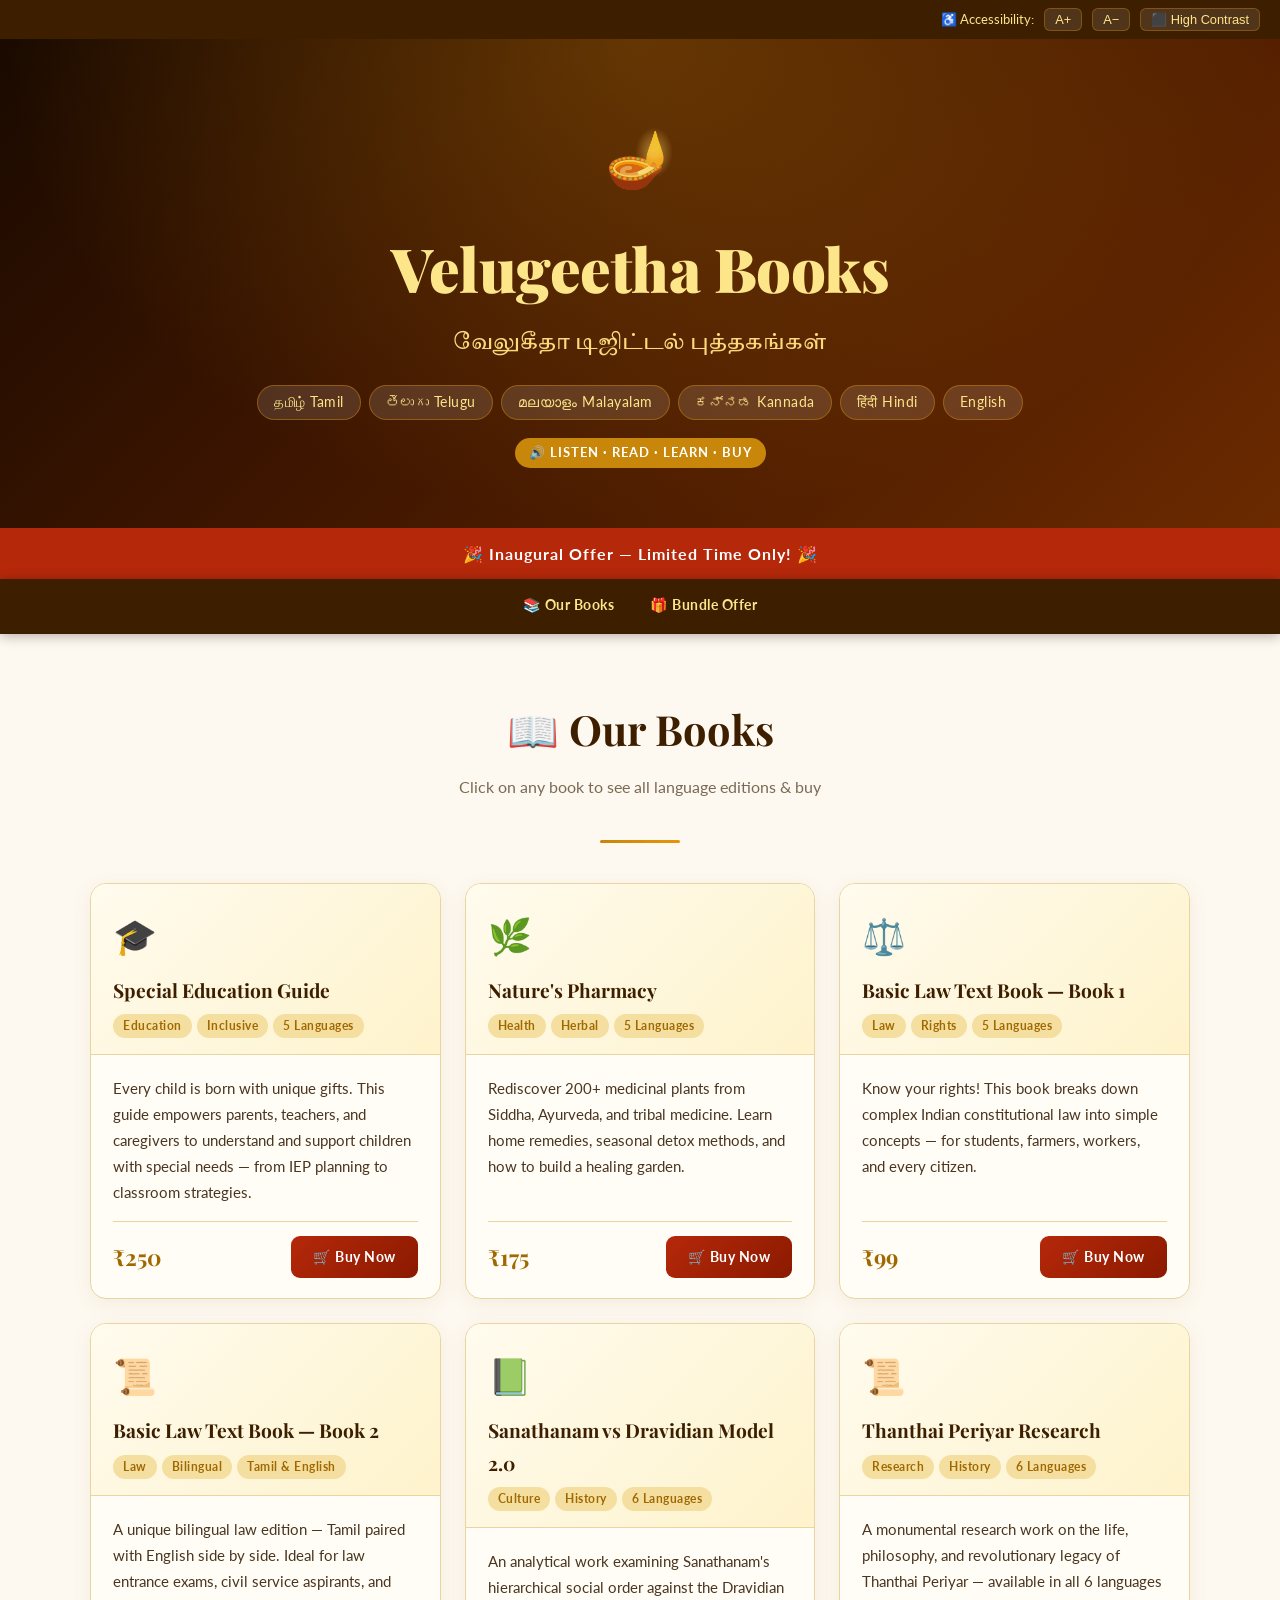
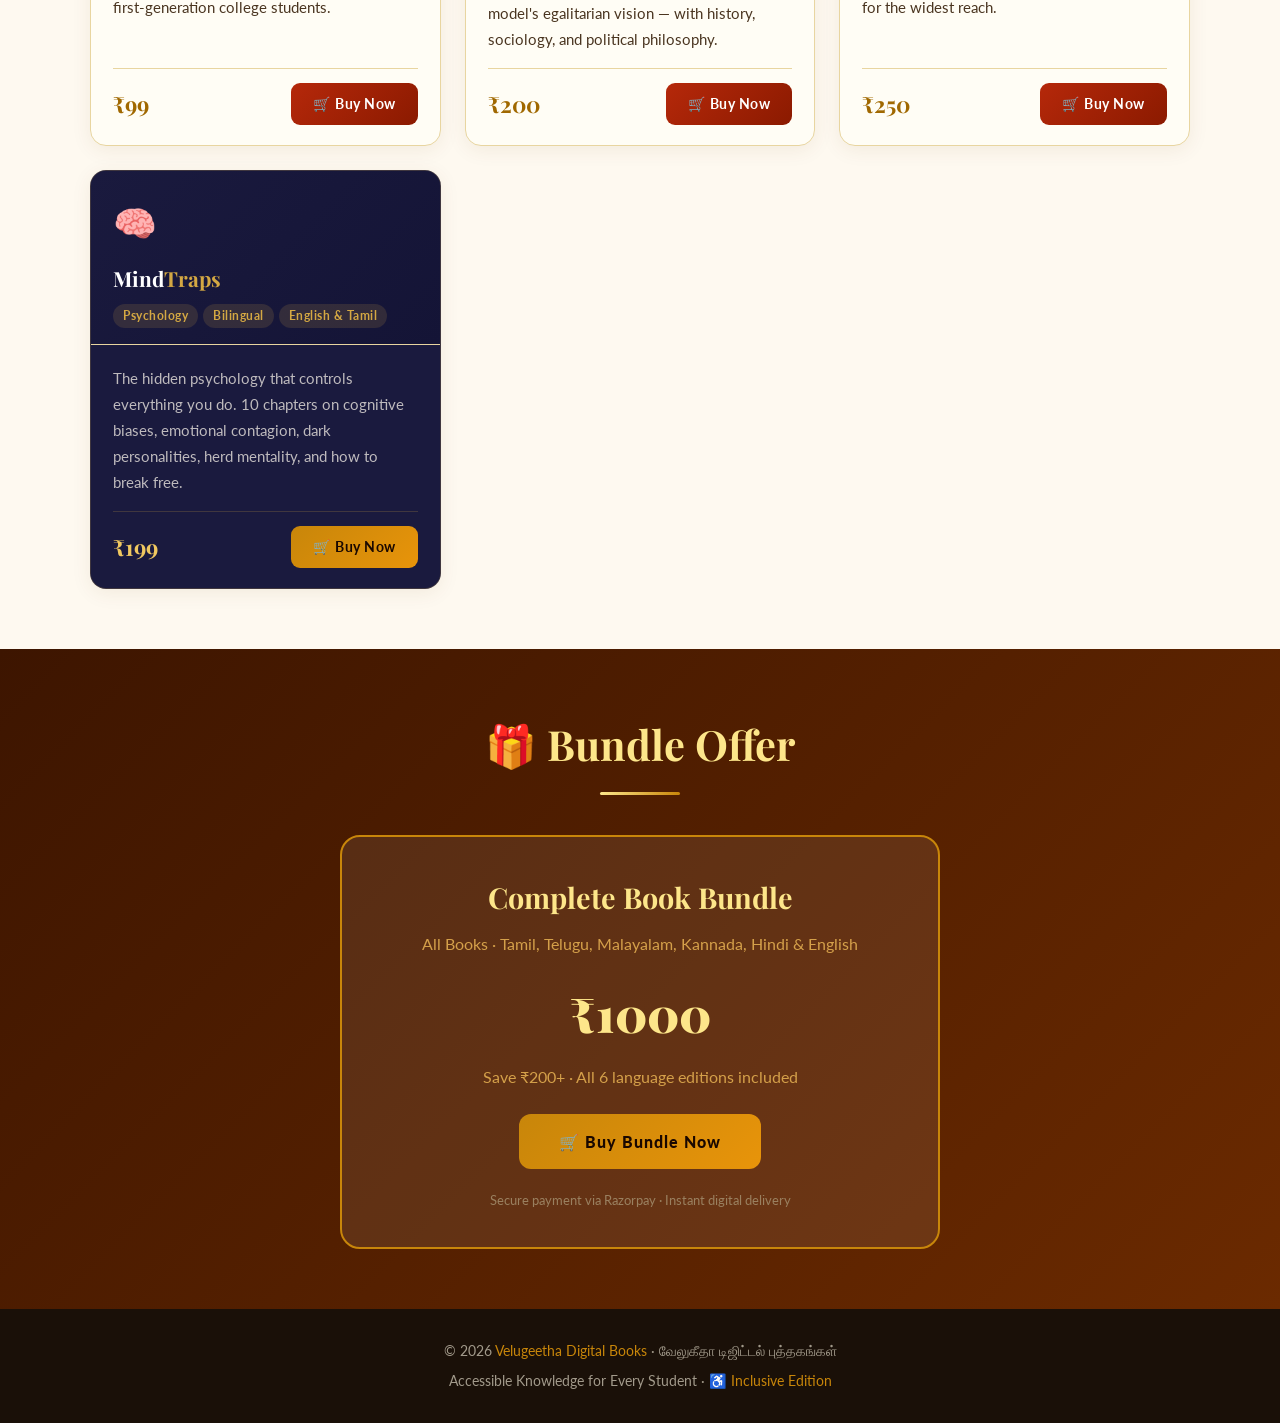
<file: index.html>
<!DOCTYPE html>
<html lang="en">
<head>
<meta charset="UTF-8">
<meta name="viewport" content="width=device-width, initial-scale=1.0">
<title>Velugeetha Digital Books — வேலுகீதா டிஜிட்டல் புத்தகங்கள்</title>
<link href="https://fonts.googleapis.com/css2?family=Playfair+Display:ital,wght@0,400;0,700;0,900;1,400&family=Tiro+Tamil:ital@0;1&family=Noto+Sans+Tamil:wght@400;600&family=Lato:wght@300;400;700&display=swap" rel="stylesheet">
<style>
:root {
  --gold: #c8860a;
  --deep-gold: #a06800;
  --saffron: #e8940a;
  --cream: #fdf6e3;
  --dark: #1a1008;
  --brown: #3d1f00;
  --warm-gray: #7a6a55;
  --accent-red: #b5280a;
  --light-gold: #f5dfa0;
  --bg: #fef9f0;
  --card-bg: #fffdf5;
  --border: #e8d5a0;
}
*{margin:0;padding:0;box-sizing:border-box;}
html{scroll-behavior:smooth;}
body{background:var(--bg);color:var(--dark);font-family:'Lato',sans-serif;line-height:1.7;}

/* ACCESSIBILITY BAR */
.access-bar{background:var(--brown);color:#fde68a;padding:8px 20px;display:flex;justify-content:flex-end;gap:10px;align-items:center;font-size:0.8rem;}
.access-bar button{background:rgba(255,255,255,0.1);border:1px solid rgba(200,134,10,0.4);color:#fde68a;padding:3px 10px;border-radius:6px;cursor:pointer;font-size:0.8rem;}
.access-bar button:hover{background:var(--gold);color:#fff;}

/* HERO */
.hero{background:linear-gradient(135deg,#1a0a00 0%,#3d1500 40%,#6b2a00 100%);color:#fff;padding:70px 20px 60px;text-align:center;position:relative;overflow:hidden;}
.hero::before{content:'';position:absolute;inset:0;background:radial-gradient(ellipse at 50% 0%,rgba(200,134,10,0.3) 0%,transparent 70%);}
.hero-lamp{font-size:3.5rem;margin-bottom:12px;display:block;animation:glow 3s ease-in-out infinite alternate;}
@keyframes glow{from{filter:drop-shadow(0 0 8px #ffaa00);}to{filter:drop-shadow(0 0 24px #ffcc44);}}
.hero h1{font-family:'Playfair Display',serif;font-size:clamp(2.2rem,5vw,3.8rem);font-weight:900;letter-spacing:-0.5px;color:#fde68a;position:relative;}
.hero-sub{font-family:'Tiro Tamil',serif;font-size:1.3rem;color:#fcd97a;margin-top:6px;position:relative;}
.lang-tags{display:flex;flex-wrap:wrap;justify-content:center;gap:8px;margin-top:24px;position:relative;}
.lang-tag{background:rgba(255,255,255,0.12);border:1px solid rgba(200,134,10,0.5);color:#fde68a;padding:5px 16px;border-radius:20px;font-size:0.85rem;letter-spacing:0.5px;}
.badge-hero{display:inline-block;background:#c8860a;color:#fff;padding:4px 14px;border-radius:20px;font-size:0.8rem;font-weight:700;letter-spacing:1px;margin-top:18px;position:relative;}

/* NAV */
nav{background:var(--brown);padding:0 20px;display:flex;justify-content:center;gap:4px;flex-wrap:wrap;position:sticky;top:0;z-index:100;box-shadow:0 2px 12px rgba(0,0,0,0.3);}
nav a{color:#fde68a;text-decoration:none;padding:14px 16px;font-size:0.88rem;font-weight:700;letter-spacing:0.5px;border-bottom:3px solid transparent;transition:border-color 0.2s,color 0.2s;}
nav a:hover{border-bottom-color:var(--gold);color:#fff;}

/* SECTION */
section{padding:60px 20px;}
.section-title{font-family:'Playfair Display',serif;font-size:clamp(1.8rem,4vw,2.6rem);color:var(--brown);text-align:center;margin-bottom:8px;}
.section-sub{text-align:center;color:var(--warm-gray);margin-bottom:40px;font-size:1rem;}
.divider{width:80px;height:3px;background:linear-gradient(90deg,var(--gold),var(--saffron));margin:12px auto 40px;border-radius:2px;}

/* OFFER BANNER */
.offer-banner{background:var(--accent-red);color:#fff;text-align:center;padding:12px;font-size:1rem;font-weight:700;letter-spacing:1px;animation:pulse 2s ease-in-out infinite;}
@keyframes pulse{0%,100%{opacity:1;}50%{opacity:0.85;}}

/* BOOKS GRID */
.books-grid{display:grid;grid-template-columns:repeat(auto-fit,minmax(280px,1fr));gap:24px;max-width:1100px;margin:0 auto;}

/* BOOK CARD */
.book-card{background:var(--card-bg);border:1px solid var(--border);border-radius:16px;overflow:hidden;box-shadow:0 4px 20px rgba(100,60,0,0.08);transition:transform 0.3s,box-shadow 0.3s;display:flex;flex-direction:column;}
.book-card:hover{transform:translateY(-6px);box-shadow:0 12px 36px rgba(100,60,0,0.16);}
.book-header{padding:22px 22px 16px;border-bottom:1px solid var(--border);background:linear-gradient(135deg,#fffbee,#fef3cc);}
.book-icon{font-size:2.2rem;margin-bottom:8px;display:block;}
.book-title{font-family:'Playfair Display',serif;font-size:1.2rem;font-weight:700;color:var(--brown);margin-bottom:6px;}
.book-tags{display:flex;flex-wrap:wrap;gap:5px;margin-top:8px;}
.book-tag{background:var(--light-gold);color:var(--deep-gold);padding:2px 10px;border-radius:12px;font-size:0.73rem;font-weight:700;letter-spacing:0.5px;}

/* dark tag for MindTraps */
.book-card.dark .book-header{background:linear-gradient(135deg,#1a1a3e,#141436);}
.book-card.dark .book-title{color:#f0c860;}
.book-card.dark .book-tag{background:rgba(212,168,67,0.15);color:#d4a843;}
.book-card.dark{background:#1a1a3e;border-color:rgba(212,168,67,0.2);}
.book-card.dark .book-body{background:#1a1a3e;}
.book-card.dark .book-preview-text{color:rgba(245,240,232,0.75);}
.book-card.dark .price-row{border-color:rgba(212,168,67,0.2);}
.book-card.dark .price{color:#f0c860;}

.book-body{padding:20px 22px;flex:1;display:flex;flex-direction:column;}
.book-preview-text{font-size:0.93rem;color:#4a3520;line-height:1.75;margin-bottom:16px;flex:1;}
.price-row{display:flex;align-items:center;justify-content:space-between;margin-top:auto;padding-top:14px;border-top:1px solid var(--border);}
.price{font-family:'Playfair Display',serif;font-size:1.4rem;font-weight:700;color:var(--deep-gold);}

.view-btn{background:linear-gradient(135deg,var(--accent-red),#8b1a00);color:#fff;border:none;padding:9px 22px;border-radius:9px;font-weight:700;font-size:0.88rem;cursor:pointer;text-decoration:none;display:inline-block;transition:opacity 0.2s,transform 0.1s;letter-spacing:0.5px;}
.view-btn:hover{opacity:0.88;transform:scale(1.03);}
.view-btn.gold-btn{background:linear-gradient(135deg,#c8860a,#e8940a);color:#1a0800;}

/* BUNDLE */
#bundle{background:linear-gradient(135deg,#3d1500,#6b2a00);}
#bundle .section-title{color:#fde68a;}
#bundle .divider{background:linear-gradient(90deg,#fde68a,#c8860a);}
.bundle-card{max-width:600px;margin:0 auto;background:rgba(255,255,255,0.08);border:2px solid var(--gold);border-radius:20px;padding:36px;text-align:center;color:#fff;}
.bundle-card h3{font-family:'Playfair Display',serif;font-size:1.8rem;color:#fde68a;margin-bottom:8px;}
.bundle-price{font-family:'Playfair Display',serif;font-size:3rem;color:#fde68a;font-weight:900;margin:16px 0 8px;}
.bundle-sub{color:#d4a04a;margin-bottom:24px;}
.bundle-buy{background:linear-gradient(135deg,#c8860a,#e8940a);color:#1a0800;border:none;padding:14px 40px;border-radius:12px;font-size:1rem;font-weight:900;cursor:pointer;text-decoration:none;display:inline-block;letter-spacing:1px;transition:transform 0.2s,opacity 0.2s;}
.bundle-buy:hover{transform:scale(1.04);opacity:0.92;}

/* FOOTER */
footer{background:var(--dark);color:rgba(253,246,227,0.6);text-align:center;padding:30px 20px;font-size:0.88rem;}
footer span{color:var(--gold);}

@media(max-width:600px){.books-grid{grid-template-columns:1fr;}}
</style>
</head>
<body>

<!-- ACCESSIBILITY BAR -->
<div class="access-bar">
  <span>♿ Accessibility:</span>
  <button onclick="changeFontSize(1)">A+</button>
  <button onclick="changeFontSize(-1)">A−</button>
  <button onclick="toggleContrast()">⬛ High Contrast</button>
</div>

<!-- HERO -->
<header class="hero">
  <span class="hero-lamp">🪔</span>
  <h1>Velugeetha Books</h1>
  <div class="hero-sub">வேலுகீதா டிஜிட்டல் புத்தகங்கள்</div>
  <div class="lang-tags">
    <span class="lang-tag">தமிழ் Tamil</span>
    <span class="lang-tag">తెలుగు Telugu</span>
    <span class="lang-tag">മലയാളം Malayalam</span>
    <span class="lang-tag">ಕನ್ನಡ Kannada</span>
    <span class="lang-tag">हिंदी Hindi</span>
    <span class="lang-tag">English</span>
  </div>
  <div class="badge-hero">🔊 LISTEN · READ · LEARN · BUY</div>
</header>

<div class="offer-banner">🎉 Inaugural Offer — Limited Time Only! 🎉</div>

<!-- NAV -->
<nav>
  <a href="#books">📚 Our Books</a>
  <a href="#bundle">🎁 Bundle Offer</a>
</nav>

<!-- BOOKS SECTION -->
<section id="books">
  <h2 class="section-title">📖 Our Books</h2>
  <p class="section-sub">Click on any book to see all language editions &amp; buy</p>
  <div class="divider"></div>

  <div class="books-grid">

    <!-- BOOK 1: SPECIAL EDUCATION -->
    <div class="book-card">
      <div class="book-header">
        <span class="book-icon">🎓</span>
        <div class="book-title">Special Education Guide</div>
        <div class="book-tags">
          <span class="book-tag">Education</span>
          <span class="book-tag">Inclusive</span>
          <span class="book-tag">5 Languages</span>
        </div>
      </div>
      <div class="book-body">
        <div class="book-preview-text">Every child is born with unique gifts. This guide empowers parents, teachers, and caregivers to understand and support children with special needs — from IEP planning to classroom strategies.</div>
        <div class="price-row">
          <div class="price">₹250</div>
          <a class="view-btn" href="special-education/index.html">🛒 Buy Now</a>
        </div>
      </div>
    </div>

    <!-- BOOK 2: NATURE'S PHARMACY -->
    <div class="book-card">
      <div class="book-header">
        <span class="book-icon">🌿</span>
        <div class="book-title">Nature's Pharmacy</div>
        <div class="book-tags">
          <span class="book-tag">Health</span>
          <span class="book-tag">Herbal</span>
          <span class="book-tag">5 Languages</span>
        </div>
      </div>
      <div class="book-body">
        <div class="book-preview-text">Rediscover 200+ medicinal plants from Siddha, Ayurveda, and tribal medicine. Learn home remedies, seasonal detox methods, and how to build a healing garden.</div>
        <div class="price-row">
          <div class="price">₹175</div>
          <a class="view-btn" href="natures-pharmacy/index.html">🛒 Buy Now</a>
        </div>
      </div>
    </div>

    <!-- BOOK 3: BASIC LAW 1 -->
    <div class="book-card">
      <div class="book-header">
        <span class="book-icon">⚖️</span>
        <div class="book-title">Basic Law Text Book — Book 1</div>
        <div class="book-tags">
          <span class="book-tag">Law</span>
          <span class="book-tag">Rights</span>
          <span class="book-tag">5 Languages</span>
        </div>
      </div>
      <div class="book-body">
        <div class="book-preview-text">Know your rights! This book breaks down complex Indian constitutional law into simple concepts — for students, farmers, workers, and every citizen.</div>
        <div class="price-row">
          <div class="price">₹99</div>
          <a class="view-btn" href="basic-law-book1/index.html">🛒 Buy Now</a>
        </div>
      </div>
    </div>

    <!-- BOOK 4: BASIC LAW 2 -->
    <div class="book-card">
      <div class="book-header">
        <span class="book-icon">📜</span>
        <div class="book-title">Basic Law Text Book — Book 2</div>
        <div class="book-tags">
          <span class="book-tag">Law</span>
          <span class="book-tag">Bilingual</span>
          <span class="book-tag">Tamil & English</span>
        </div>
      </div>
      <div class="book-body">
        <div class="book-preview-text">A unique bilingual law edition — Tamil paired with English side by side. Ideal for law entrance exams, civil service aspirants, and first-generation college students.</div>
        <div class="price-row">
          <div class="price">₹99</div>
          <a class="view-btn" href="basic-law-book2/index.html">🛒 Buy Now</a>
        </div>
      </div>
    </div>

    <!-- BOOK 5: SANATHANAM -->
    <div class="book-card">
      <div class="book-header">
        <span class="book-icon">📗</span>
        <div class="book-title">Sanathanam vs Dravidian Model 2.0</div>
        <div class="book-tags">
          <span class="book-tag">Culture</span>
          <span class="book-tag">History</span>
          <span class="book-tag">6 Languages</span>
        </div>
      </div>
      <div class="book-body">
        <div class="book-preview-text">An analytical work examining Sanathanam's hierarchical social order against the Dravidian model's egalitarian vision — with history, sociology, and political philosophy.</div>
        <div class="price-row">
          <div class="price">₹200</div>
          <a class="view-btn" href="sanathanam/index.html">🛒 Buy Now</a>
        </div>
      </div>
    </div>

    <!-- BOOK 6: PERIYAR -->
    <div class="book-card">
      <div class="book-header">
        <span class="book-icon">📜</span>
        <div class="book-title">Thanthai Periyar Research</div>
        <div class="book-tags">
          <span class="book-tag">Research</span>
          <span class="book-tag">History</span>
          <span class="book-tag">6 Languages</span>
        </div>
      </div>
      <div class="book-body">
        <div class="book-preview-text">A monumental research work on the life, philosophy, and revolutionary legacy of Thanthai Periyar — available in all 6 languages for the widest reach.</div>
        <div class="price-row">
          <div class="price">₹250</div>
          <a class="view-btn" href="periyar-research/index.html">🛒 Buy Now</a>
        </div>
      </div>
    </div>

    <!-- BOOK 7: MINDTRAPS -->
    <div class="book-card dark">
      <div class="book-header">
        <span class="book-icon">🧠</span>
        <div class="book-title" style="font-size:1.3rem;"><span style="color:#fff;">Mind</span><span style="color:#d4a843;">Traps</span></div>
        <div class="book-tags">
          <span class="book-tag">Psychology</span>
          <span class="book-tag">Bilingual</span>
          <span class="book-tag">English & Tamil</span>
        </div>
      </div>
      <div class="book-body">
        <div class="book-preview-text">The hidden psychology that controls everything you do. 10 chapters on cognitive biases, emotional contagion, dark personalities, herd mentality, and how to break free.</div>
        <div class="price-row">
          <div class="price">₹199</div>
          <a class="view-btn gold-btn" href="mind-traps/index.html">🛒 Buy Now</a>
        </div>
      </div>
    </div>

  </div>
</section>

<!-- BUNDLE -->
<section id="bundle">
  <h2 class="section-title">🎁 Bundle Offer</h2>
  <div class="divider"></div>
  <div class="bundle-card">
    <h3>Complete Book Bundle</h3>
    <p style="color:#d4a04a;">All Books · Tamil, Telugu, Malayalam, Kannada, Hindi &amp; English</p>
    <div class="bundle-price">₹1000</div>
    <div class="bundle-sub">Save ₹200+ · All 6 language editions included</div>
    <a class="bundle-buy" href="https://rzp.io/rzp/ogRdyIrA" target="_blank">🛒 Buy Bundle Now</a>
    <p style="margin-top:20px;color:#9a8060;font-size:0.82rem;">Secure payment via Razorpay · Instant digital delivery</p>
  </div>
</section>

<!-- FOOTER -->
<footer>
  <p>© 2026 <span>Velugeetha Digital Books</span> · வேலுகீதா டிஜிட்டல் புத்தகங்கள்</p>
  <p style="margin-top:6px;">Accessible Knowledge for Every Student · <span>♿ Inclusive Edition</span></p>
</footer>

<script>
let fontSize = 16;
function changeFontSize(dir){
  fontSize = Math.min(22, Math.max(12, fontSize + dir*2));
  document.body.style.fontSize = fontSize+'px';
}
let highContrast = false;
function toggleContrast(){
  highContrast = !highContrast;
  if(highContrast){
    document.documentElement.style.setProperty('--bg','#000');
    document.documentElement.style.setProperty('--card-bg','#111');
    document.documentElement.style.setProperty('--dark','#fff');
    document.documentElement.style.setProperty('--border','#666');
    document.body.style.background='#000';
  } else {
    document.documentElement.style.setProperty('--bg','#fef9f0');
    document.documentElement.style.setProperty('--card-bg','#fffdf5');
    document.documentElement.style.setProperty('--dark','#1a1008');
    document.documentElement.style.setProperty('--border','#e8d5a0');
    document.body.style.background='#fef9f0';
  }
}
</script>
</body>
</html>
</file>
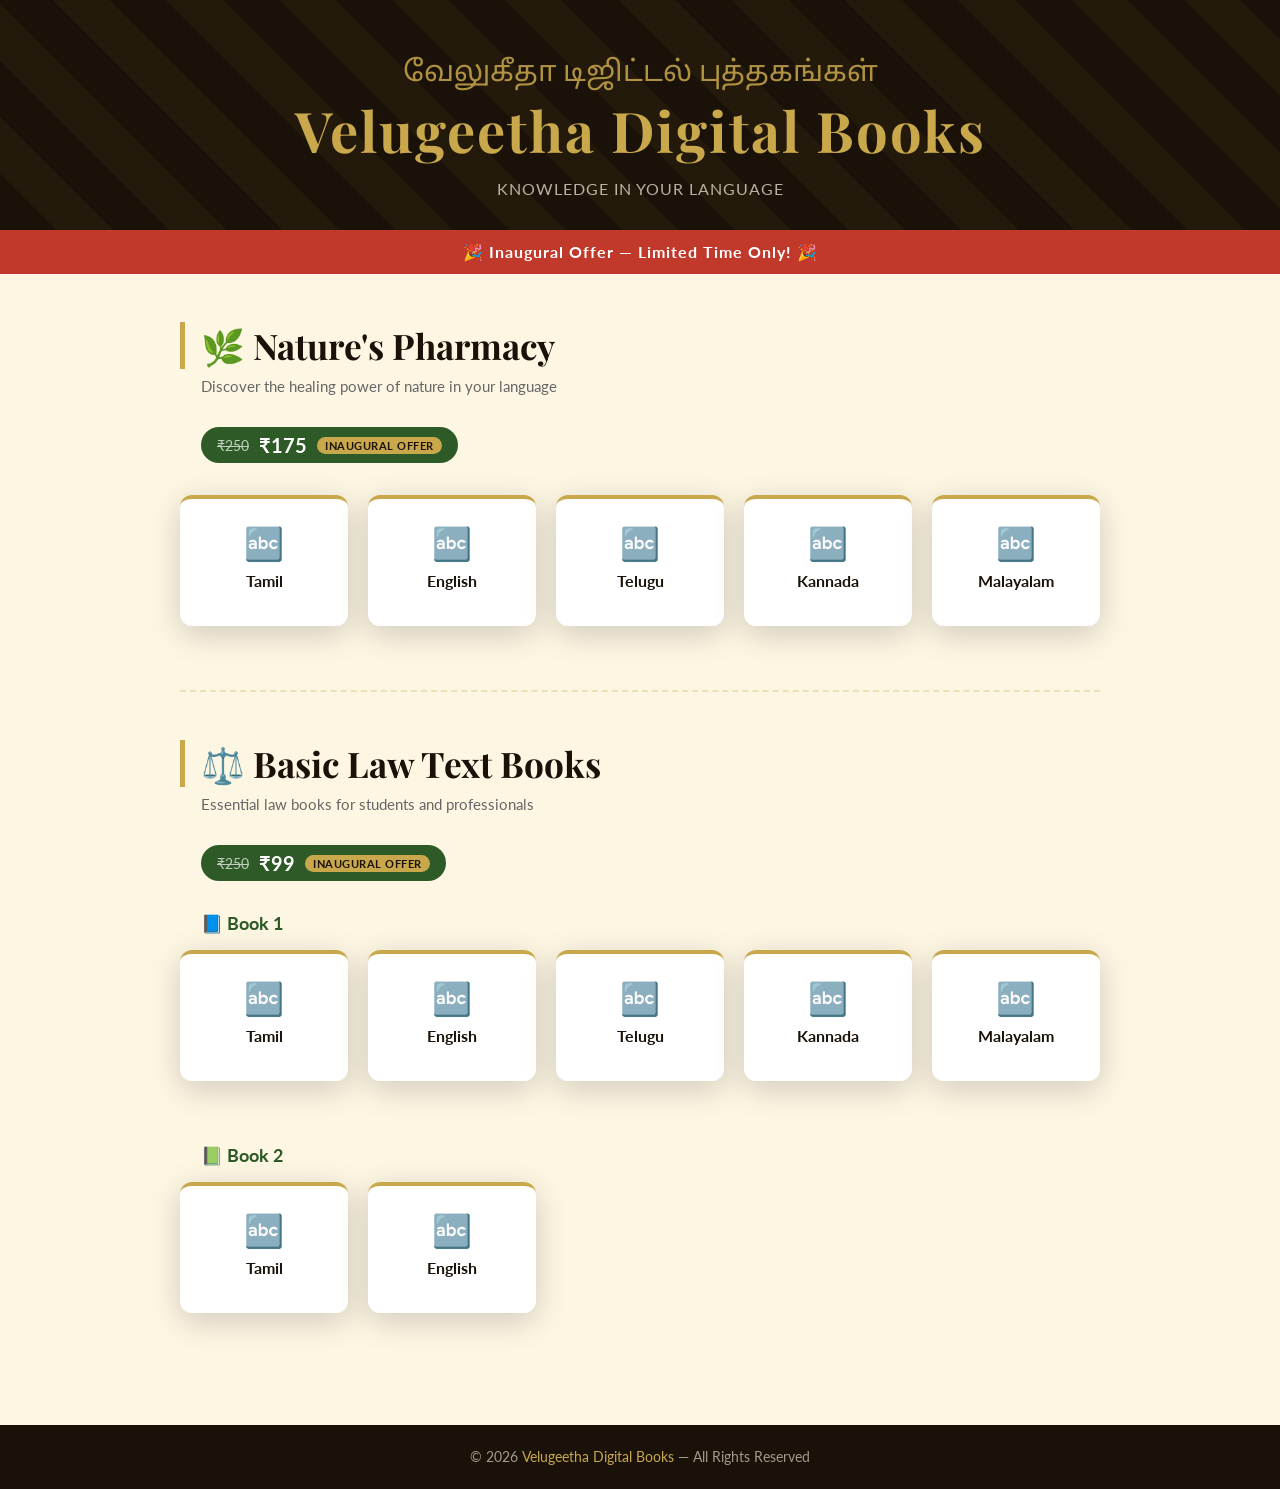
<file: bookstore-section(2).html>
<!DOCTYPE html>
<html lang="en">
<head>
<meta charset="UTF-8">
<meta name="viewport" content="width=device-width, initial-scale=1.0">
<title>வேலுகீதா Digital Books</title>
<link href="https://fonts.googleapis.com/css2?family=Playfair+Display:wght@700;900&family=Noto+Sans+Tamil:wght@400;600&family=Lato:wght@300;400;700&display=swap" rel="stylesheet">
<style>
  :root {
    --gold: #c9a84c;
    --dark: #1a1208;
    --cream: #fdf6e3;
    --green: #2d5a27;
    --light-green: #4a8c3f;
    --red: #c0392b;
    --shadow: 0 8px 32px rgba(0,0,0,0.18);
  }

  * { box-sizing: border-box; margin: 0; padding: 0; }

  body {
    background: var(--cream);
    font-family: 'Lato', sans-serif;
    color: var(--dark);
  }

  header {
    background: var(--dark);
    color: var(--cream);
    text-align: center;
    padding: 48px 24px 32px;
    position: relative;
    overflow: hidden;
  }

  header::before {
    content: '';
    position: absolute;
    inset: 0;
    background: repeating-linear-gradient(
      45deg,
      transparent,
      transparent 40px,
      rgba(201,168,76,0.05) 40px,
      rgba(201,168,76,0.05) 80px
    );
  }

  header h1 {
    font-family: 'Playfair Display', serif;
    font-size: clamp(2rem, 6vw, 3.5rem);
    color: var(--gold);
    letter-spacing: 2px;
    position: relative;
  }

  header .tamil-title {
    font-family: 'Noto Sans Tamil', sans-serif;
    font-size: clamp(1.2rem, 3vw, 1.8rem);
    color: var(--gold);
    opacity: 0.85;
    margin-top: 8px;
    position: relative;
  }

  header p {
    color: rgba(253,246,227,0.7);
    margin-top: 12px;
    font-size: 1rem;
    letter-spacing: 1px;
    text-transform: uppercase;
    position: relative;
  }

  .offer-banner {
    background: var(--red);
    color: white;
    text-align: center;
    padding: 12px;
    font-size: 1rem;
    font-weight: 700;
    letter-spacing: 1px;
    animation: pulse 2s ease-in-out infinite;
  }

  @keyframes pulse {
    0%, 100% { opacity: 1; }
    50% { opacity: 0.85; }
  }

  main {
    max-width: 960px;
    margin: 0 auto;
    padding: 48px 20px;
  }

  .section-title {
    font-family: 'Playfair Display', serif;
    font-size: clamp(1.5rem, 4vw, 2.2rem);
    color: var(--dark);
    border-left: 5px solid var(--gold);
    padding-left: 16px;
    margin-bottom: 8px;
  }

  .section-subtitle {
    color: #666;
    margin-bottom: 32px;
    padding-left: 21px;
    font-size: 0.95rem;
  }

  .price-tag {
    display: inline-flex;
    align-items: center;
    gap: 10px;
    background: var(--green);
    color: white;
    padding: 6px 16px;
    border-radius: 100px;
    margin-bottom: 32px;
    margin-left: 21px;
  }

  .price-tag .mrp {
    text-decoration: line-through;
    opacity: 0.7;
    font-size: 0.9rem;
  }

  .price-tag .offer-price {
    font-size: 1.25rem;
    font-weight: 700;
  }

  .price-tag .badge {
    background: var(--gold);
    color: var(--dark);
    font-size: 0.7rem;
    font-weight: 700;
    padding: 2px 8px;
    border-radius: 100px;
    text-transform: uppercase;
    letter-spacing: 0.5px;
  }

  .books-grid {
    display: grid;
    grid-template-columns: repeat(auto-fill, minmax(160px, 1fr));
    gap: 20px;
    margin-bottom: 64px;
  }

  .book-card {
    background: white;
    border-radius: 12px;
    box-shadow: var(--shadow);
    padding: 24px 16px 20px;
    text-align: center;
    border-top: 4px solid var(--gold);
    transition: transform 0.2s ease, box-shadow 0.2s ease;
  }

  .book-card:hover {
    transform: translateY(-4px);
    box-shadow: 0 16px 40px rgba(0,0,0,0.15);
  }

  .book-card .lang-icon {
    font-size: 2rem;
    margin-bottom: 8px;
  }

  .book-card .lang-name {
    font-size: 1rem;
    font-weight: 700;
    color: var(--dark);
    margin-bottom: 16px;
  }

  .book-card form {
    display: flex;
    justify-content: center;
  }

  .divider {
    border: none;
    border-top: 2px dashed rgba(201,168,76,0.3);
    margin: 16px 0 48px;
  }

  footer {
    background: var(--dark);
    color: rgba(253,246,227,0.6);
    text-align: center;
    padding: 24px;
    font-size: 0.85rem;
  }

  footer span {
    color: var(--gold);
  }
</style>
</head>
<body>

<header>
  <div class="tamil-title">வேலுகீதா டிஜிட்டல் புத்தகங்கள்</div>
  <h1>Velugeetha Digital Books</h1>
  <p>Knowledge in Your Language</p>
</header>

<div class="offer-banner">
  🎉 Inaugural Offer — Limited Time Only! 🎉
</div>

<main>

  <!-- Nature's Pharmacy -->
  <h2 class="section-title">🌿 Nature's Pharmacy</h2>
  <p class="section-subtitle">Discover the healing power of nature in your language</p>
  <div class="price-tag">
    <span class="mrp">₹250</span>
    <span class="offer-price">₹175</span>
    <span class="badge">Inaugural Offer</span>
  </div>

  <div class="books-grid">
    <div class="book-card">
      <div class="lang-icon">🔤</div>
      <div class="lang-name">Tamil</div>
      <form><script src="https://checkout.razorpay.com/v1/payment-button.js" data-payment_button_id="pl_SkKrfrZQROH0rG" async></script></form>
    </div>
    <div class="book-card">
      <div class="lang-icon">🔤</div>
      <div class="lang-name">English</div>
      <form><script src="https://checkout.razorpay.com/v1/payment-button.js" data-payment_button_id="pl_SkKpNlYQJ7j0s3" async></script></form>
    </div>
    <div class="book-card">
      <div class="lang-icon">🔤</div>
      <div class="lang-name">Telugu</div>
      <form><script src="https://checkout.razorpay.com/v1/payment-button.js" data-payment_button_id="pl_SkKm5j6OjqjnsH" async></script></form>
    </div>
    <div class="book-card">
      <div class="lang-icon">🔤</div>
      <div class="lang-name">Kannada</div>
      <form><script src="https://checkout.razorpay.com/v1/payment-button.js" data-payment_button_id="pl_SkKgGD4NcEmADu" async></script></form>
    </div>
    <div class="book-card">
      <div class="lang-icon">🔤</div>
      <div class="lang-name">Malayalam</div>
      <form><script src="https://checkout.razorpay.com/v1/payment-button.js" data-payment_button_id="pl_SkKjzTBXkP6XCh" async></script></form>
    </div>
  </div>

  <hr class="divider">

  <!-- Basic Law Text Books -->
  <h2 class="section-title">⚖️ Basic Law Text Books</h2>
  <p class="section-subtitle">Essential law books for students and professionals</p>
  <div class="price-tag">
    <span class="mrp">₹250</span>
    <span class="offer-price">₹99</span>
    <span class="badge">Inaugural Offer</span>
  </div>

  <!-- Book 1 -->
  <h3 style="margin: 0 0 16px 21px; color: var(--green); font-size:1.1rem;">📘 Book 1</h3>
  <div class="books-grid">
    <div class="book-card">
      <div class="lang-icon">🔤</div>
      <div class="lang-name">Tamil</div>
      <form><script src="https://checkout.razorpay.com/v1/payment-button.js" data-payment_button_id="pl_SkLFAakZociPHA" async></script></form>
    </div>
    <div class="book-card">
      <div class="lang-icon">🔤</div>
      <div class="lang-name">English</div>
      <form><script src="https://checkout.razorpay.com/v1/payment-button.js" data-payment_button_id="pl_SkLDF4MZzaPApk" async></script></form>
    </div>
    <div class="book-card">
      <div class="lang-icon">🔤</div>
      <div class="lang-name">Telugu</div>
      <form><script src="https://checkout.razorpay.com/v1/payment-button.js" data-payment_button_id="pl_SkLA2Yl8mSOkI4" async></script></form>
    </div>
    <div class="book-card">
      <div class="lang-icon">🔤</div>
      <div class="lang-name">Kannada</div>
      <form><script src="https://checkout.razorpay.com/v1/payment-button.js" data-payment_button_id="pl_SkL7MRa5KZHGAq" async></script></form>
    </div>
    <div class="book-card">
      <div class="lang-icon">🔤</div>
      <div class="lang-name">Malayalam</div>
      <form><script src="https://checkout.razorpay.com/v1/payment-button.js" data-payment_button_id="pl_SkL51XSG7CDEbZ" async></script></form>
    </div>
  </div>

  <!-- Book 2 -->
  <h3 style="margin: 0 0 16px 21px; color: var(--green); font-size:1.1rem;">📗 Book 2</h3>
  <div class="books-grid">
    <div class="book-card">
      <div class="lang-icon">🔤</div>
      <div class="lang-name">Tamil</div>
      <form><script src="https://checkout.razorpay.com/v1/payment-button.js" data-payment_button_id="pl_SkKzcIBp1GbTFj" async></script></form>
    </div>
    <div class="book-card">
      <div class="lang-icon">🔤</div>
      <div class="lang-name">English</div>
      <form><script src="https://checkout.razorpay.com/v1/payment-button.js" data-payment_button_id="pl_SkL2GruyCewRyy" async></script></form>
    </div>
  </div>

</main>

<footer>
  © 2026 <span>Velugeetha Digital Books</span> — All Rights Reserved
</footer>

</body>
</html>
</file>
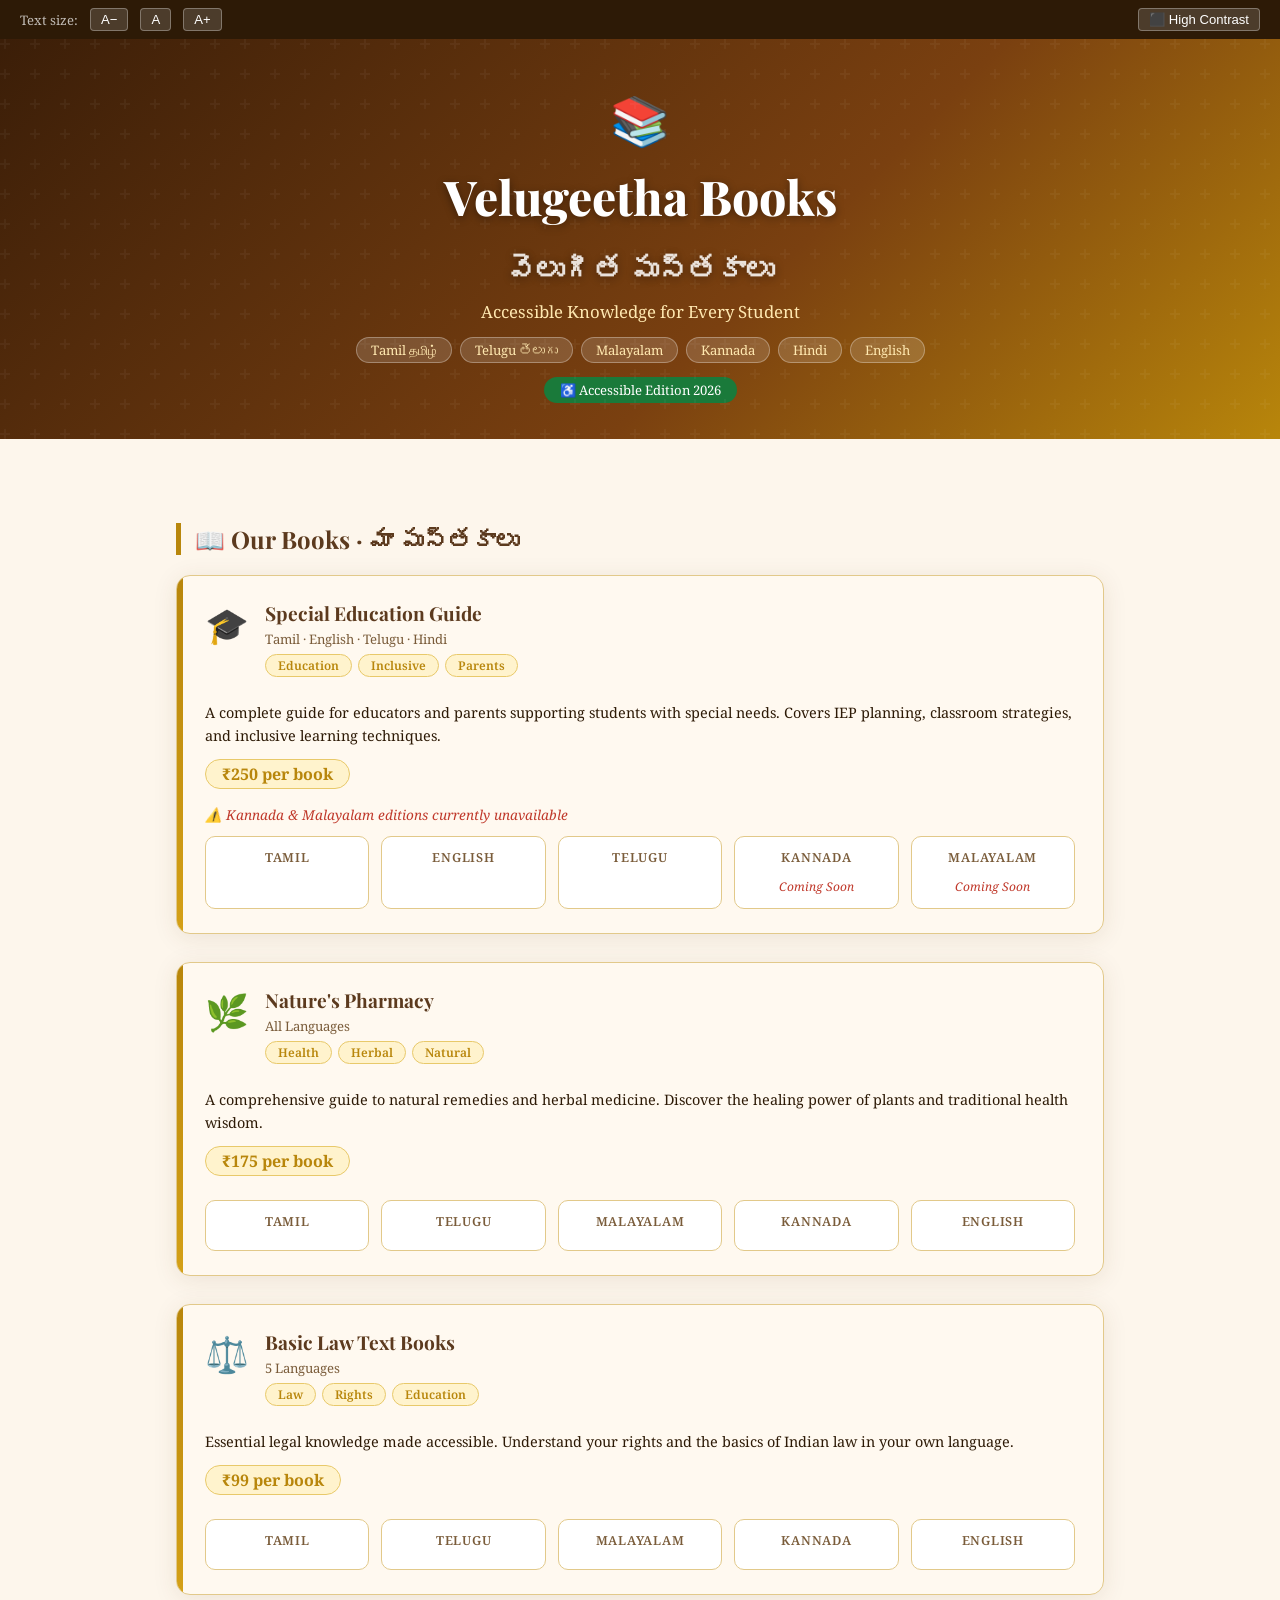
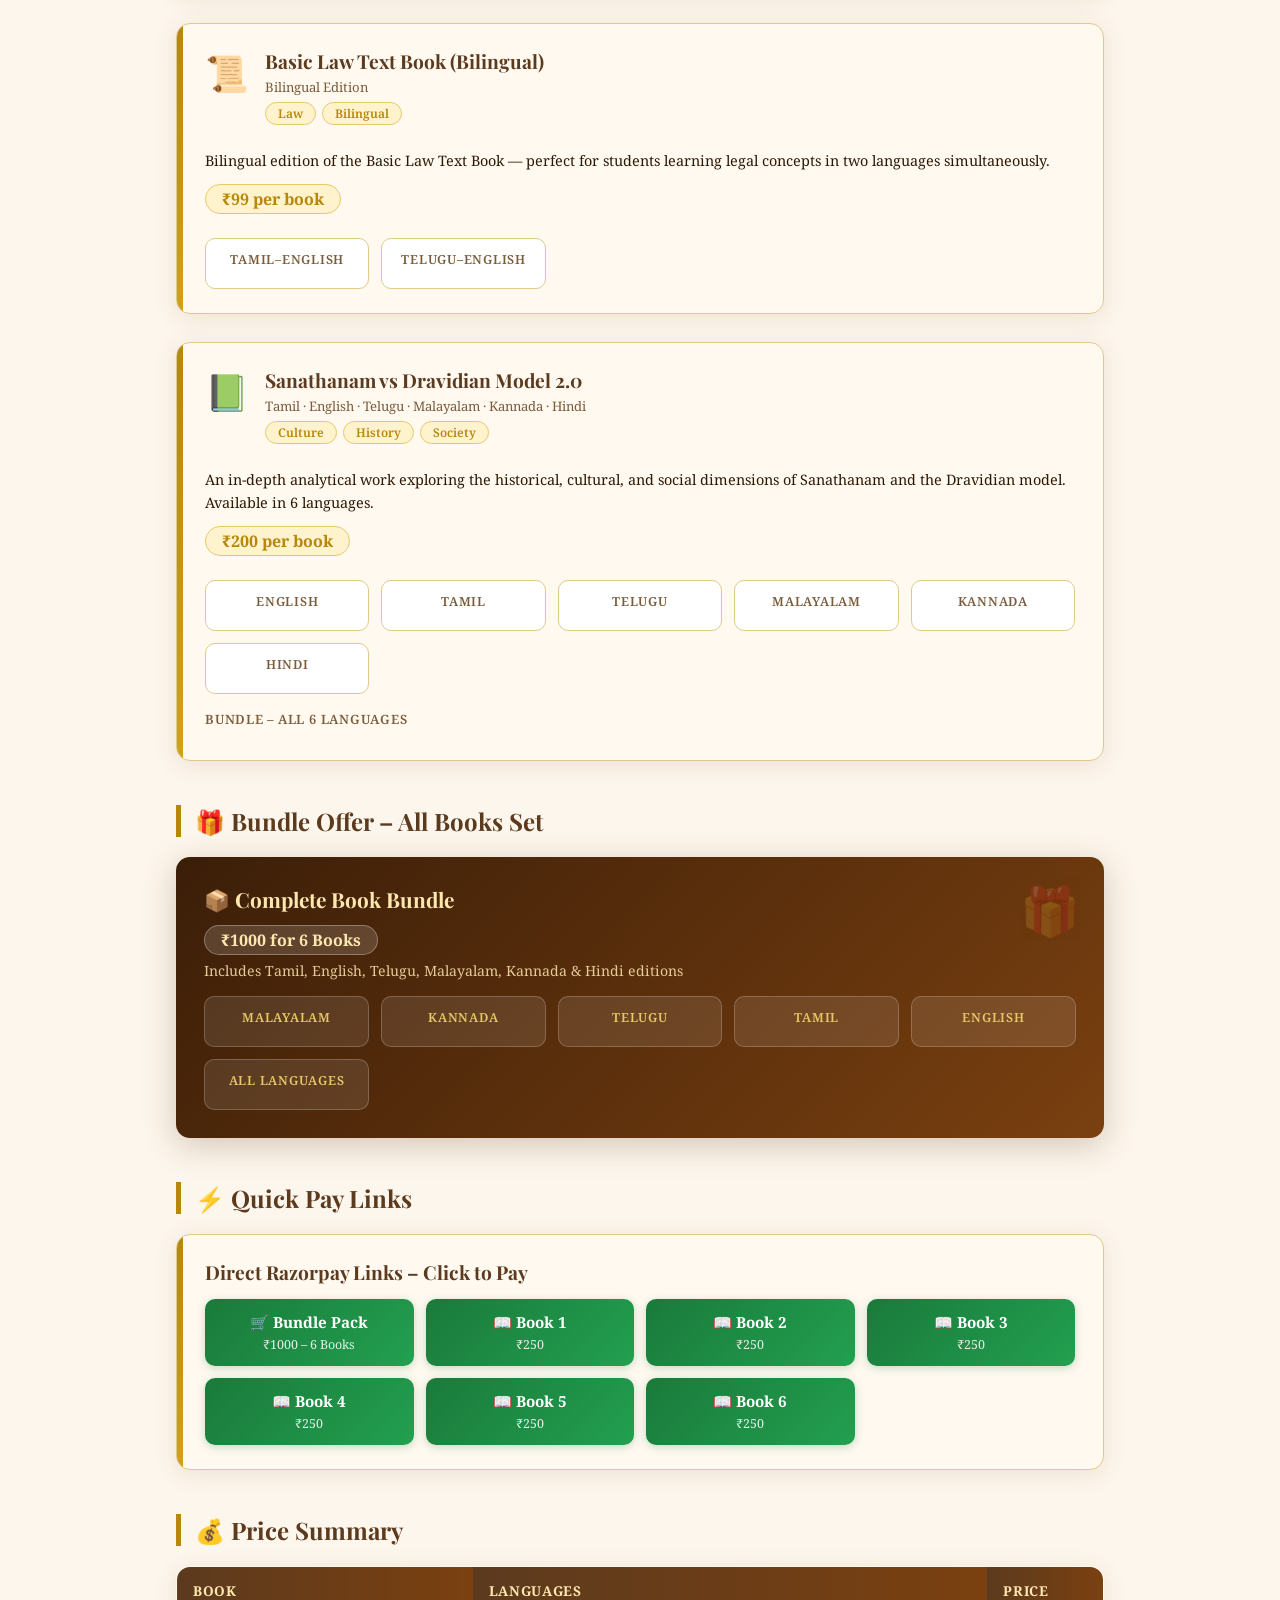
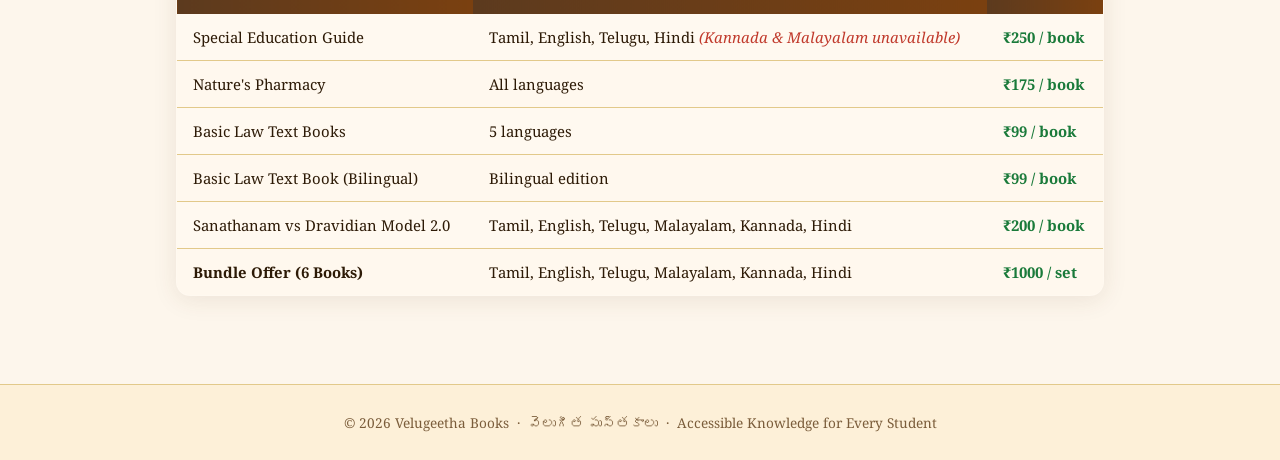
<file: index-5.html>
<!DOCTYPE html>
<html lang="en">
<head>
<meta charset="UTF-8"/>
<meta name="viewport" content="width=device-width, initial-scale=1.0"/>
<title>Velugeetha Books | వెలుగీత పుస్తకాలు</title>
<link href="https://fonts.googleapis.com/css2?family=Playfair+Display:wght@600;800&family=Noto+Serif:ital,wght@0,400;0,600;1,400&display=swap" rel="stylesheet"/>
<style>
  :root {
    --bg: #fdf6ec;
    --card: #fff9f0;
    --gold: #b8860b;
    --gold-light: #e8c96a;
    --brown: #5c3a1e;
    --text: #2d1a06;
    --muted: #7a5c3a;
    --border: #e2c98a;
    --red: #c0392b;
    --green: #1a7a3a;
    --shadow: 0 4px 24px rgba(92,58,30,0.10);
  }
  *, *::before, *::after { box-sizing: border-box; margin: 0; padding: 0; }
  body { background: var(--bg); font-family: 'Noto Serif', serif; color: var(--text); }

  /* ACCESSIBILITY BAR */
  .access-bar {
    background: #2d1a06;
    color: #fff;
    display: flex;
    align-items: center;
    gap: 12px;
    padding: 8px 20px;
    font-size: 0.82rem;
    flex-wrap: wrap;
  }
  .access-bar span { opacity: 0.7; }
  .access-bar button {
    background: rgba(255,255,255,0.15);
    color: #fff;
    border: 1px solid rgba(255,255,255,0.3);
    border-radius: 4px;
    padding: 3px 10px;
    cursor: pointer;
    font-size: 0.82rem;
  }
  .access-bar button:hover { background: rgba(255,255,255,0.3); }
  .access-bar .hc-btn { margin-left: auto; }

  /* HEADER */
  header {
    background: linear-gradient(135deg, #3b1e08 0%, #7a4010 60%, #b8860b 100%);
    color: #fff;
    text-align: center;
    padding: 48px 20px 36px;
    position: relative;
    overflow: hidden;
  }
  header::before {
    content: '';
    position: absolute; inset: 0;
    background: url("data:image/svg+xml,%3Csvg width='60' height='60' viewBox='0 0 60 60' xmlns='http://www.w3.org/2000/svg'%3E%3Cg fill='none'%3E%3Cg fill='%23ffffff' fill-opacity='0.04'%3E%3Cpath d='M36 34v-4h-2v4h-4v2h4v4h2v-4h4v-2h-4zm0-30V0h-2v4h-4v2h4v4h2V6h4V4h-4zM6 34v-4H4v4H0v2h4v4h2v-4h4v-2H6zM6 4V0H4v4H0v2h4v4h2V6h4V4H6z'/%3E%3C/g%3E%3C/g%3E%3C/svg%3E");
  }
  header .emoji { font-size: 3rem; display: block; margin-bottom: 12px; }
  header h1 {
    font-family: 'Playfair Display', serif;
    font-size: clamp(1.8rem, 5vw, 3rem);
    font-weight: 800;
    text-shadow: 0 2px 8px rgba(0,0,0,0.4);
    margin-bottom: 8px;
  }
  header p { font-size: 1.05rem; color: #ffe8b0; margin-bottom: 14px; }
  .lang-badges { display: flex; justify-content: center; gap: 8px; flex-wrap: wrap; }
  .lang-badge {
    background: rgba(255,255,255,0.15);
    border: 1px solid rgba(255,255,255,0.3);
    color: #ffe8b0;
    border-radius: 20px;
    padding: 3px 14px;
    font-size: 0.82rem;
  }
  .access-badge {
    display: inline-block;
    margin-top: 14px;
    background: #1a7a3a;
    color: #fff;
    border-radius: 20px;
    padding: 4px 16px;
    font-size: 0.82rem;
  }

  /* MAIN */
  main { max-width: 960px; margin: 0 auto; padding: 40px 16px 60px; }

  /* SECTION TITLE */
  .section-title {
    font-family: 'Playfair Display', serif;
    font-size: 1.5rem;
    font-weight: 700;
    color: var(--brown);
    border-left: 5px solid var(--gold);
    padding-left: 14px;
    margin: 44px 0 20px;
  }

  /* BOOK CARD */
  .book-card {
    background: var(--card);
    border: 1.5px solid var(--border);
    border-radius: 14px;
    box-shadow: var(--shadow);
    padding: 24px 28px;
    margin-bottom: 28px;
    position: relative;
    overflow: hidden;
  }
  .book-card::after {
    content: '';
    position: absolute;
    top: 0; left: 0;
    width: 6px; height: 100%;
    background: linear-gradient(180deg, var(--gold), #d4a017);
    border-radius: 14px 0 0 14px;
  }
  .book-top { display: flex; align-items: flex-start; gap: 16px; flex-wrap: wrap; margin-bottom: 10px; }
  .book-icon { font-size: 2.2rem; flex-shrink: 0; }
  .book-info { flex: 1; min-width: 200px; }
  .book-title {
    font-family: 'Playfair Display', serif;
    font-size: 1.2rem;
    font-weight: 700;
    color: var(--brown);
    margin-bottom: 4px;
  }
  .book-langs { font-size: 0.82rem; color: var(--muted); margin-bottom: 6px; }
  .book-desc { font-size: 0.9rem; color: var(--text); margin-bottom: 12px; line-height: 1.6; }
  .book-tags { display: flex; gap: 6px; flex-wrap: wrap; margin-bottom: 14px; }
  .tag {
    background: #fff3cd;
    color: var(--gold);
    border: 1px solid var(--gold-light);
    border-radius: 20px;
    padding: 2px 12px;
    font-size: 0.75rem;
    font-weight: 600;
  }
  .book-price {
    display: inline-block;
    background: #fff3cd;
    color: var(--gold);
    font-weight: 700;
    font-size: 1rem;
    border-radius: 20px;
    padding: 3px 16px;
    border: 1.5px solid var(--gold-light);
    margin-bottom: 16px;
  }
  .book-note {
    font-size: 0.85rem;
    color: var(--red);
    margin-bottom: 12px;
    font-style: italic;
  }

  /* LANGUAGE PAYMENT GRID */
  .lang-grid {
    display: grid;
    grid-template-columns: repeat(auto-fill, minmax(140px, 1fr));
    gap: 12px;
    margin-top: 8px;
  }
  .lang-item {
    background: #fff;
    border: 1px solid var(--border);
    border-radius: 10px;
    padding: 12px 10px;
    text-align: center;
    transition: box-shadow 0.2s;
  }
  .lang-item:hover { box-shadow: 0 2px 12px rgba(184,134,11,0.18); }
  .lang-label {
    font-size: 0.78rem;
    font-weight: 600;
    color: var(--muted);
    text-transform: uppercase;
    letter-spacing: 0.06em;
    margin-bottom: 8px;
    display: block;
  }
  .lang-na {
    font-size: 0.75rem;
    color: var(--red);
    font-style: italic;
  }

  /* BUNDLE CARD */
  .bundle-card {
    background: linear-gradient(135deg, #3b1e08 0%, #7a4010 100%);
    color: #fff;
    border-radius: 14px;
    padding: 28px 28px;
    margin-bottom: 28px;
    box-shadow: 0 8px 32px rgba(92,58,30,0.25);
    position: relative;
    overflow: hidden;
  }
  .bundle-card::before {
    content: '🎁';
    position: absolute;
    right: 24px; top: 20px;
    font-size: 3rem;
    opacity: 0.2;
  }
  .bundle-card .book-title { color: #ffe8b0; font-size: 1.3rem; margin-bottom: 4px; }
  .bundle-card .book-price { background: rgba(255,255,255,0.15); color: #ffe8b0; border-color: rgba(255,255,255,0.3); }
  .bundle-card .sub { color: #ffe8b0; font-size: 0.88rem; margin-bottom: 16px; opacity: 0.85; }
  .bundle-card .lang-item { background: rgba(255,255,255,0.10); border-color: rgba(255,255,255,0.2); }
  .bundle-card .lang-label { color: #e8c96a; }

  /* QUICK PAY LINKS */
  .link-grid {
    display: grid;
    grid-template-columns: repeat(auto-fill, minmax(180px, 1fr));
    gap: 12px;
    margin-top: 4px;
  }
  .pay-link {
    display: flex; flex-direction: column;
    align-items: center; justify-content: center;
    gap: 4px;
    background: linear-gradient(135deg, #1a7a3a, #22a050);
    color: #fff;
    text-decoration: none;
    font-weight: 700;
    font-size: 0.95rem;
    padding: 13px 18px;
    border-radius: 10px;
    transition: transform 0.15s, box-shadow 0.15s;
    box-shadow: 0 2px 8px rgba(26,122,58,0.25);
    text-align: center;
  }
  .pay-link:hover { transform: translateY(-2px); box-shadow: 0 6px 18px rgba(26,122,58,0.35); }
  .pay-link .amt { font-size: 0.78rem; font-weight: 400; opacity: 0.88; }

  /* PRICING TABLE */
  .price-table {
    width: 100%;
    border-collapse: collapse;
    background: var(--card);
    border-radius: 14px;
    overflow: hidden;
    box-shadow: var(--shadow);
    border: 1.5px solid var(--border);
    margin-bottom: 28px;
  }
  .price-table th {
    background: linear-gradient(90deg, var(--brown), #7a4010);
    color: #ffe8b0;
    padding: 14px 16px;
    text-align: left;
    font-size: 0.85rem;
    letter-spacing: 0.05em;
    text-transform: uppercase;
  }
  .price-table td { padding: 13px 16px; border-bottom: 1px solid var(--border); font-size: 0.93rem; }
  .price-table tr:last-child td { border-bottom: none; }
  .price-table tr:nth-child(even) td { background: #fff8ee; }
  .price-tag { font-weight: 700; color: var(--green); white-space: nowrap; }

  /* FOOTER */
  footer {
    text-align: center;
    padding: 28px 16px;
    color: var(--muted);
    font-size: 0.85rem;
    border-top: 1px solid var(--border);
    background: #fdf0d8;
  }

  /* HIGH CONTRAST MODE */
  body.hc {
    background: #000 !important;
    color: #fff !important;
  }
  body.hc .book-card, body.hc .bundle-card, body.hc .lang-item, body.hc .price-table { background: #111 !important; border-color: #fff !important; }
  body.hc .book-title, body.hc .section-title { color: #ffe8b0 !important; }

  @media (max-width: 600px) {
    .book-card { padding: 18px 16px; }
    .lang-grid { grid-template-columns: repeat(2, 1fr); }
    .link-grid { grid-template-columns: repeat(2, 1fr); }
  }
</style>
</head>
<body id="body">

<!-- ACCESSIBILITY BAR -->
<div class="access-bar">
  <span>Text size:</span>
  <button onclick="changeSize(-1)">A−</button>
  <button onclick="changeSize(0)">A</button>
  <button onclick="changeSize(1)">A+</button>
  <button class="hc-btn" onclick="toggleHC()">⬛ High Contrast</button>
</div>

<!-- HEADER -->
<header>
  <span class="emoji">📚</span>
  <h1>Velugeetha Books<br><small style="font-size:0.6em;opacity:0.85">వెలుగీత పుస్తకాలు</small></h1>
  <p>Accessible Knowledge for Every Student</p>
  <div class="lang-badges">
    <span class="lang-badge">Tamil தமிழ்</span>
    <span class="lang-badge">Telugu తెలుగు</span>
    <span class="lang-badge">Malayalam</span>
    <span class="lang-badge">Kannada</span>
    <span class="lang-badge">Hindi</span>
    <span class="lang-badge">English</span>
  </div>
  <div class="access-badge">♿ Accessible Edition 2026</div>
</header>

<main id="main">

  <!-- ===== OUR BOOKS ===== -->
  <div class="section-title">📖 Our Books · మా పుస్తకాలు</div>

  <!-- Book 1: Special Education Guide -->
  <div class="book-card">
    <div class="book-top">
      <div class="book-icon">🎓</div>
      <div class="book-info">
        <div class="book-title">Special Education Guide</div>
        <div class="book-langs">Tamil · English · Telugu · Hindi</div>
        <div class="book-tags">
          <span class="tag">Education</span>
          <span class="tag">Inclusive</span>
          <span class="tag">Parents</span>
        </div>
      </div>
    </div>
    <div class="book-desc">
      A complete guide for educators and parents supporting students with special needs.
      Covers IEP planning, classroom strategies, and inclusive learning techniques.
    </div>
    <div class="book-price">₹250 per book</div>
    <div class="book-note">⚠️ Kannada &amp; Malayalam editions currently unavailable</div>
    <div class="lang-grid">
      <div class="lang-item">
        <span class="lang-label">Tamil</span>
        <form><script src="https://checkout.razorpay.com/v1/payment-button.js" data-payment_button_id="pl_Sj2EadvO03p45x" async></script></form>
      </div>
      <div class="lang-item">
        <span class="lang-label">English</span>
        <form><script src="https://checkout.razorpay.com/v1/payment-button.js" data-payment_button_id="pl_Sj1KfPQd9D7mWZ" async></script></form>
      </div>
      <div class="lang-item">
        <span class="lang-label">Telugu</span>
        <form><script src="https://checkout.razorpay.com/v1/payment-button.js" data-payment_button_id="pl_Sj2QOexSWtHm5k" async></script></form>
      </div>
      <div class="lang-item">
        <span class="lang-label">Kannada</span>
        <span class="lang-na">Coming Soon</span>
      </div>
      <div class="lang-item">
        <span class="lang-label">Malayalam</span>
        <span class="lang-na">Coming Soon</span>
      </div>
    </div>
  </div>

  <!-- Book 2: Nature's Pharmacy -->
  <div class="book-card">
    <div class="book-top">
      <div class="book-icon">🌿</div>
      <div class="book-info">
        <div class="book-title">Nature's Pharmacy</div>
        <div class="book-langs">All Languages</div>
        <div class="book-tags">
          <span class="tag">Health</span>
          <span class="tag">Herbal</span>
          <span class="tag">Natural</span>
        </div>
      </div>
    </div>
    <div class="book-desc">
      A comprehensive guide to natural remedies and herbal medicine. Discover the healing power of plants and traditional health wisdom.
    </div>
    <div class="book-price">₹175 per book</div>
    <div class="lang-grid">
      <div class="lang-item">
        <span class="lang-label">Tamil</span>
        <form><script src="https://checkout.razorpay.com/v1/payment-button.js" data-payment_button_id="pl_Sj2EadvO03p45x" async></script></form>
      </div>
      <div class="lang-item">
        <span class="lang-label">Telugu</span>
        <form><script src="https://checkout.razorpay.com/v1/payment-button.js" data-payment_button_id="pl_Sj2QOexSWtHm5k" async></script></form>
      </div>
      <div class="lang-item">
        <span class="lang-label">Malayalam</span>
        <form><script src="https://checkout.razorpay.com/v1/payment-button.js" data-payment_button_id="pl_Sj2WuHmwNRZ0C7" async></script></form>
      </div>
      <div class="lang-item">
        <span class="lang-label">Kannada</span>
        <form><script src="https://checkout.razorpay.com/v1/payment-button.js" data-payment_button_id="pl_Sj2TwXcvGNVYcu" async></script></form>
      </div>
      <div class="lang-item">
        <span class="lang-label">English</span>
        <form><script src="https://checkout.razorpay.com/v1/payment-button.js" data-payment_button_id="pl_Sj1KfPQd9D7mWZ" async></script></form>
      </div>
    </div>
  </div>

  <!-- Book 3: Basic Law Text Books -->
  <div class="book-card">
    <div class="book-top">
      <div class="book-icon">⚖️</div>
      <div class="book-info">
        <div class="book-title">Basic Law Text Books</div>
        <div class="book-langs">5 Languages</div>
        <div class="book-tags">
          <span class="tag">Law</span>
          <span class="tag">Rights</span>
          <span class="tag">Education</span>
        </div>
      </div>
    </div>
    <div class="book-desc">
      Essential legal knowledge made accessible. Understand your rights and the basics of Indian law in your own language.
    </div>
    <div class="book-price">₹99 per book</div>
    <div class="lang-grid">
      <div class="lang-item">
        <span class="lang-label">Tamil</span>
        <form><script src="https://checkout.razorpay.com/v1/payment-button.js" data-payment_button_id="pl_Sj2EadvO03p45x" async></script></form>
      </div>
      <div class="lang-item">
        <span class="lang-label">Telugu</span>
        <form><script src="https://checkout.razorpay.com/v1/payment-button.js" data-payment_button_id="pl_Sj2QOexSWtHm5k" async></script></form>
      </div>
      <div class="lang-item">
        <span class="lang-label">Malayalam</span>
        <form><script src="https://checkout.razorpay.com/v1/payment-button.js" data-payment_button_id="pl_Sj2WuHmwNRZ0C7" async></script></form>
      </div>
      <div class="lang-item">
        <span class="lang-label">Kannada</span>
        <form><script src="https://checkout.razorpay.com/v1/payment-button.js" data-payment_button_id="pl_Sj2TwXcvGNVYcu" async></script></form>
      </div>
      <div class="lang-item">
        <span class="lang-label">English</span>
        <form><script src="https://checkout.razorpay.com/v1/payment-button.js" data-payment_button_id="pl_Sj1KfPQd9D7mWZ" async></script></form>
      </div>
    </div>
  </div>

  <!-- Book 4: Basic Law Bilingual -->
  <div class="book-card">
    <div class="book-top">
      <div class="book-icon">📜</div>
      <div class="book-info">
        <div class="book-title">Basic Law Text Book (Bilingual)</div>
        <div class="book-langs">Bilingual Edition</div>
        <div class="book-tags">
          <span class="tag">Law</span>
          <span class="tag">Bilingual</span>
        </div>
      </div>
    </div>
    <div class="book-desc">
      Bilingual edition of the Basic Law Text Book — perfect for students learning legal concepts in two languages simultaneously.
    </div>
    <div class="book-price">₹99 per book</div>
    <div class="lang-grid">
      <div class="lang-item">
        <span class="lang-label">Tamil–English</span>
        <form><script src="https://checkout.razorpay.com/v1/payment-button.js" data-payment_button_id="pl_Sj2EadvO03p45x" async></script></form>
      </div>
      <div class="lang-item">
        <span class="lang-label">Telugu–English</span>
        <form><script src="https://checkout.razorpay.com/v1/payment-button.js" data-payment_button_id="pl_Sj2QOexSWtHm5k" async></script></form>
      </div>
    </div>
  </div>

  <!-- Book 5: Sanathanam vs Dravidian -->
  <div class="book-card">
    <div class="book-top">
      <div class="book-icon">📗</div>
      <div class="book-info">
        <div class="book-title">Sanathanam vs Dravidian Model 2.0</div>
        <div class="book-langs">Tamil · English · Telugu · Malayalam · Kannada · Hindi</div>
        <div class="book-tags">
          <span class="tag">Culture</span>
          <span class="tag">History</span>
          <span class="tag">Society</span>
        </div>
      </div>
    </div>
    <div class="book-desc">
      An in-depth analytical work exploring the historical, cultural, and social dimensions of Sanathanam and the Dravidian model. Available in 6 languages.
    </div>
    <div class="book-price">₹200 per book</div>
    <div class="lang-grid">
      <div class="lang-item">
        <span class="lang-label">English</span>
        <form><script src="https://checkout.razorpay.com/v1/payment-button.js" data-payment_button_id="pl_Sjk0lOhR8e4yui" async></script></form>
      </div>
      <div class="lang-item">
        <span class="lang-label">Tamil</span>
        <form><script src="https://checkout.razorpay.com/v1/payment-button.js" data-payment_button_id="pl_Sjk55cXroJ87Jk" async></script></form>
      </div>
      <div class="lang-item">
        <span class="lang-label">Telugu</span>
        <form><script src="https://checkout.razorpay.com/v1/payment-button.js" data-payment_button_id="pl_Sjk7tmNRRtAHwQ" async></script></form>
      </div>
      <div class="lang-item">
        <span class="lang-label">Malayalam</span>
        <form><script src="https://checkout.razorpay.com/v1/payment-button.js" data-payment_button_id="pl_SjkBfulImFTtJu" async></script></form>
      </div>
      <div class="lang-item">
        <span class="lang-label">Kannada</span>
        <form><script src="https://checkout.razorpay.com/v1/payment-button.js" data-payment_button_id="pl_SjkEDM3VJLiZuw" async></script></form>
      </div>
      <div class="lang-item">
        <span class="lang-label">Hindi</span>
        <form><script src="https://checkout.razorpay.com/v1/payment-button.js" data-payment_button_id="pl_SjkHhCYRiQ7ecl" async></script></form>
      </div>
    </div>
    <div style="margin-top:16px;">
      <span class="lang-label" style="font-size:0.8rem;color:var(--muted);">Bundle – All 6 Languages</span>
      <div style="margin-top:8px;">
        <form><script src="https://checkout.razorpay.com/v1/payment-button.js" data-payment_button_id="pl_SjkKfvJVupx201" async></script></form>
      </div>
    </div>
  </div>


  <!-- ===== BUNDLE OFFER ===== -->
  <div class="section-title">🎁 Bundle Offer – All Books Set</div>

  <div class="bundle-card">
    <div class="book-title">📦 Complete Book Bundle</div>
    <div class="book-price" style="margin:8px 0 6px;">₹1000 for 6 Books</div>
    <p class="sub">Includes Tamil, English, Telugu, Malayalam, Kannada &amp; Hindi editions</p>
    <div class="lang-grid">
      <div class="lang-item">
        <span class="lang-label">Malayalam</span>
        <form><script src="https://checkout.razorpay.com/v1/payment-button.js" data-payment_button_id="pl_Sj2WuHmwNRZ0C7" async></script></form>
      </div>
      <div class="lang-item">
        <span class="lang-label">Kannada</span>
        <form><script src="https://checkout.razorpay.com/v1/payment-button.js" data-payment_button_id="pl_Sj2TwXcvGNVYcu" async></script></form>
      </div>
      <div class="lang-item">
        <span class="lang-label">Telugu</span>
        <form><script src="https://checkout.razorpay.com/v1/payment-button.js" data-payment_button_id="pl_Sj2QOexSWtHm5k" async></script></form>
      </div>
      <div class="lang-item">
        <span class="lang-label">Tamil</span>
        <form><script src="https://checkout.razorpay.com/v1/payment-button.js" data-payment_button_id="pl_Sj2EadvO03p45x" async></script></form>
      </div>
      <div class="lang-item">
        <span class="lang-label">English</span>
        <form><script src="https://checkout.razorpay.com/v1/payment-button.js" data-payment_button_id="pl_Sj1KfPQd9D7mWZ" async></script></form>
      </div>
      <div class="lang-item">
        <span class="lang-label">All Languages</span>
        <form><script src="https://checkout.razorpay.com/v1/payment-button.js" data-payment_button_id="pl_Sj2aBCrTKUWuBR" async></script></form>
      </div>
    </div>
  </div>


  <!-- ===== QUICK PAY LINKS ===== -->
  <div class="section-title">⚡ Quick Pay Links</div>
  <div class="book-card">
    <div class="book-title" style="margin-bottom:14px;">Direct Razorpay Links – Click to Pay</div>
    <div class="link-grid">
      <a class="pay-link" href="https://rzp.io/rzp/ogRdyIrA" target="_blank">
        🛒 Bundle Pack
        <span class="amt">₹1000 – 6 Books</span>
      </a>
      <a class="pay-link" href="https://rzp.io/rzp/42uyqkUq" target="_blank">
        📖 Book 1
        <span class="amt">₹250</span>
      </a>
      <a class="pay-link" href="https://rzp.io/rzp/JQ8Cal6" target="_blank">
        📖 Book 2
        <span class="amt">₹250</span>
      </a>
      <a class="pay-link" href="https://rzp.io/rzp/V5V2VZk" target="_blank">
        📖 Book 3
        <span class="amt">₹250</span>
      </a>
      <a class="pay-link" href="https://rzp.io/rzp/fcW9Hv6X" target="_blank">
        📖 Book 4
        <span class="amt">₹250</span>
      </a>
      <a class="pay-link" href="https://rzp.io/rzp/WAOZRNp" target="_blank">
        📖 Book 5
        <span class="amt">₹250</span>
      </a>
      <a class="pay-link" href="https://rzp.io/rzp/mZMZeHC" target="_blank">
        📖 Book 6
        <span class="amt">₹250</span>
      </a>
    </div>
  </div>


  <!-- ===== PRICING TABLE ===== -->
  <div class="section-title">💰 Price Summary</div>
  <table class="price-table">
    <thead>
      <tr>
        <th>Book</th>
        <th>Languages</th>
        <th>Price</th>
      </tr>
    </thead>
    <tbody>
      <tr>
        <td>Special Education Guide</td>
        <td>Tamil, English, Telugu, Hindi <em style="color:#c0392b">(Kannada &amp; Malayalam unavailable)</em></td>
        <td class="price-tag">₹250 / book</td>
      </tr>
      <tr>
        <td>Nature's Pharmacy</td>
        <td>All languages</td>
        <td class="price-tag">₹175 / book</td>
      </tr>
      <tr>
        <td>Basic Law Text Books</td>
        <td>5 languages</td>
        <td class="price-tag">₹99 / book</td>
      </tr>
      <tr>
        <td>Basic Law Text Book (Bilingual)</td>
        <td>Bilingual edition</td>
        <td class="price-tag">₹99 / book</td>
      </tr>
      <tr>
        <td>Sanathanam vs Dravidian Model 2.0</td>
        <td>Tamil, English, Telugu, Malayalam, Kannada, Hindi</td>
        <td class="price-tag">₹200 / book</td>
      </tr>
      <tr>
        <td><strong>Bundle Offer (6 Books)</strong></td>
        <td>Tamil, English, Telugu, Malayalam, Kannada, Hindi</td>
        <td class="price-tag">₹1000 / set</td>
      </tr>
    </tbody>
  </table>

</main>

<footer>
  &copy; 2026 Velugeetha Books &nbsp;·&nbsp; వెలుగీత పుస్తకాలు &nbsp;·&nbsp; Accessible Knowledge for Every Student
</footer>

<script>
  // Text size
  let size = 16;
  function changeSize(d) {
    if (d === 0) size = 16;
    else size = Math.min(22, Math.max(12, size + d * 2));
    document.body.style.fontSize = size + 'px';
  }
  // High contrast
  function toggleHC() {
    document.body.classList.toggle('hc');
  }
</script>

</body>
</html>
</file>
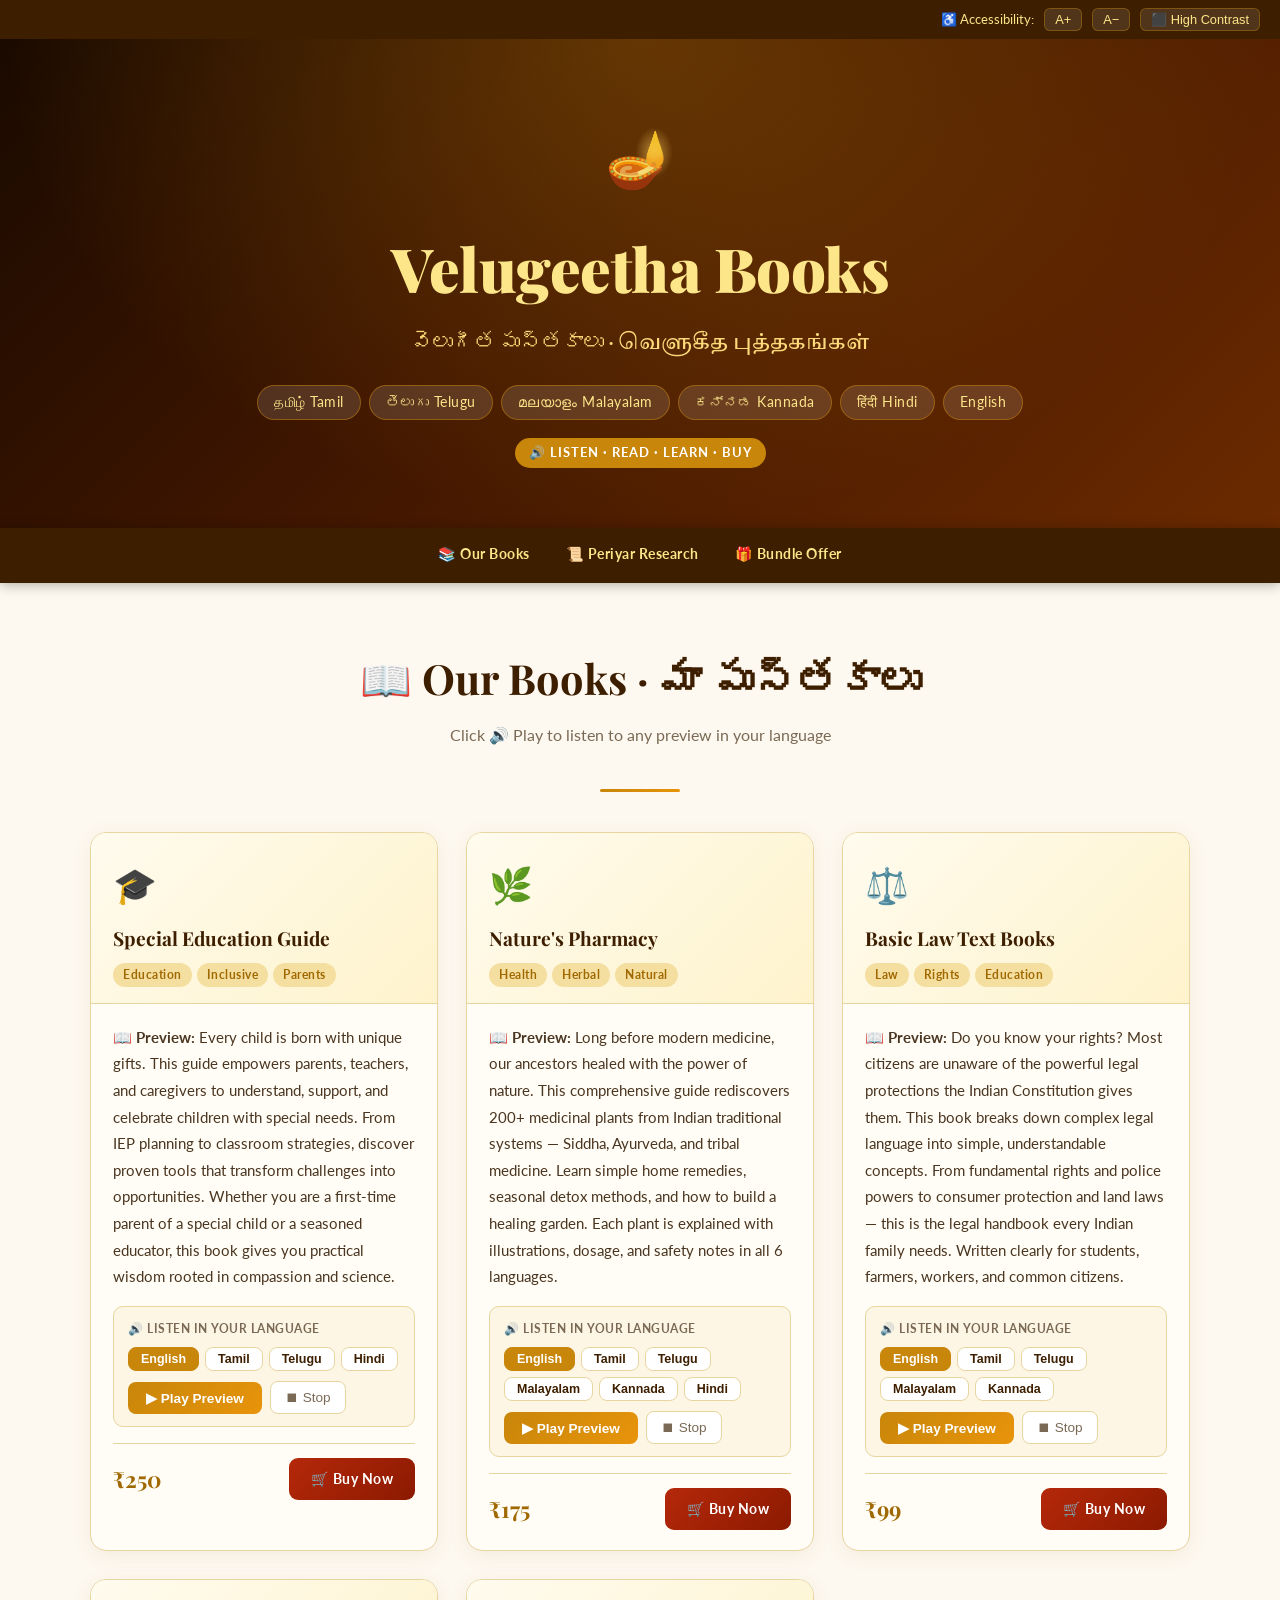
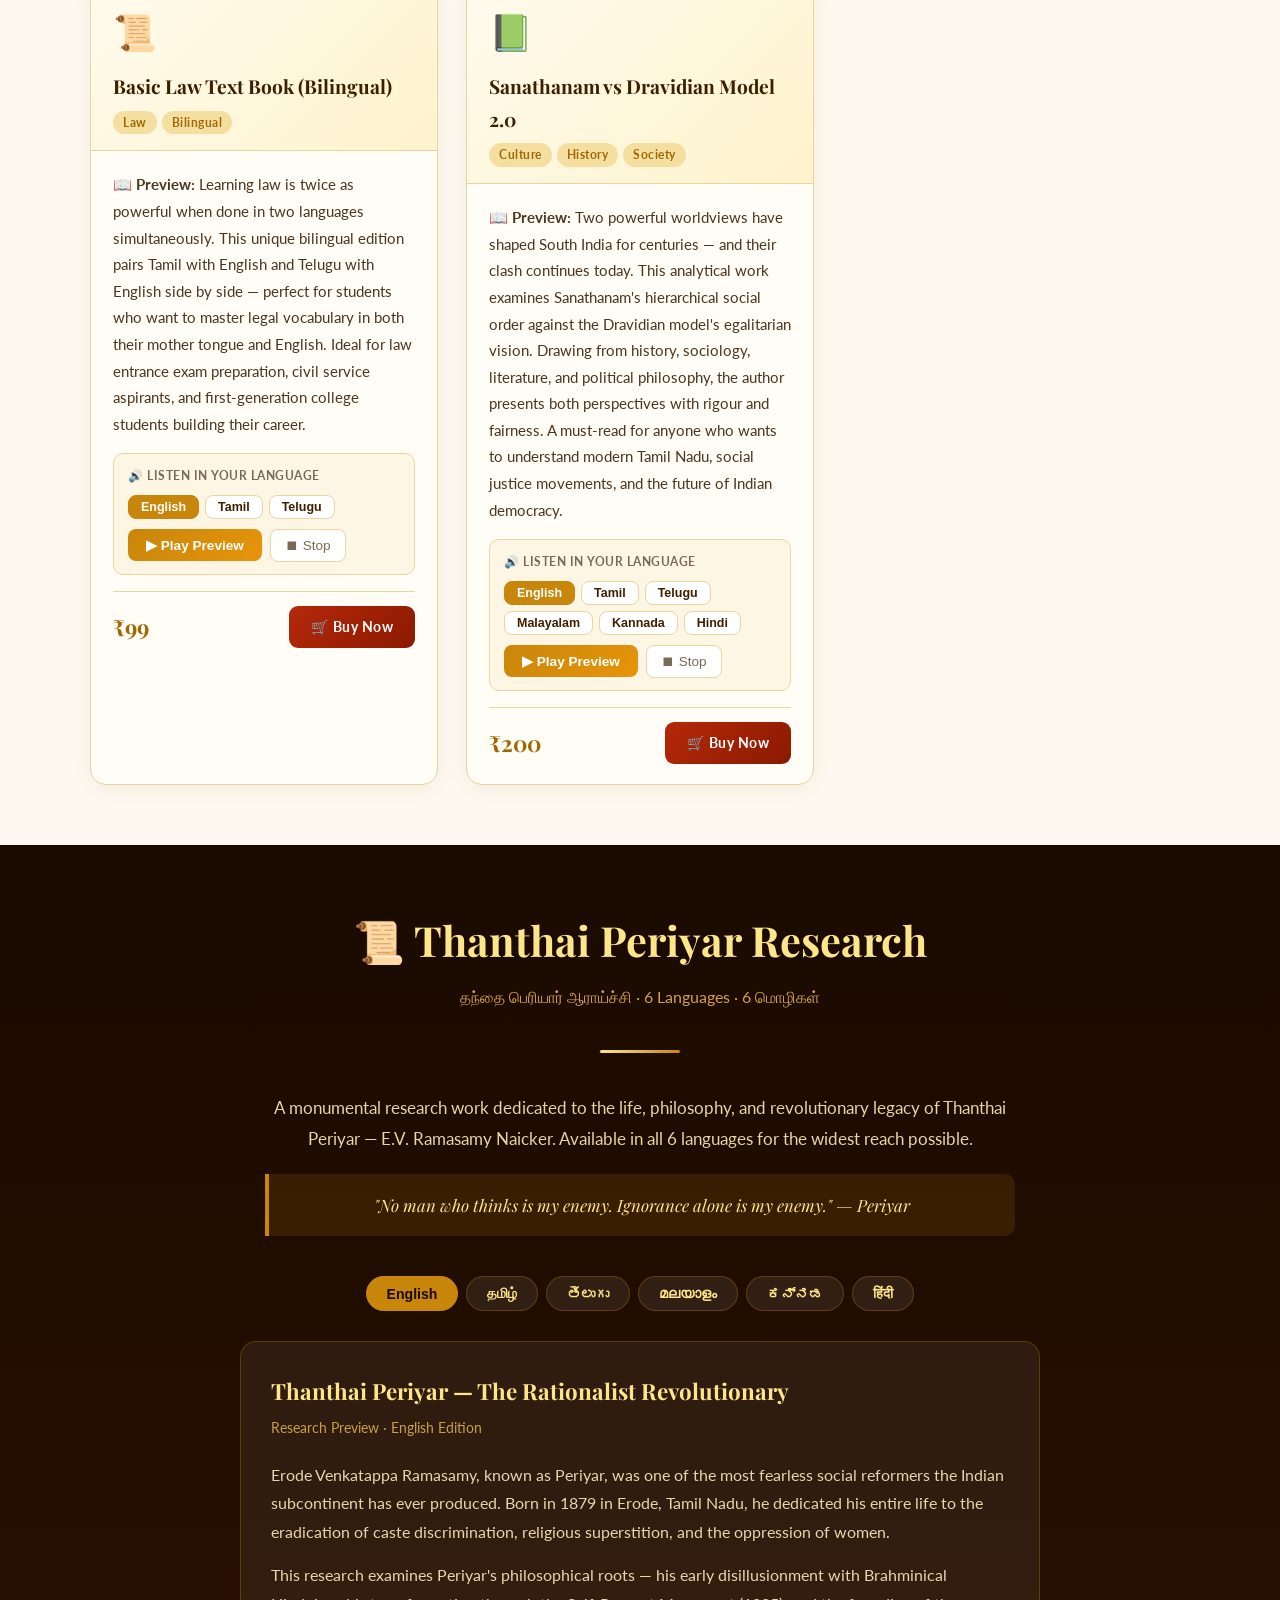
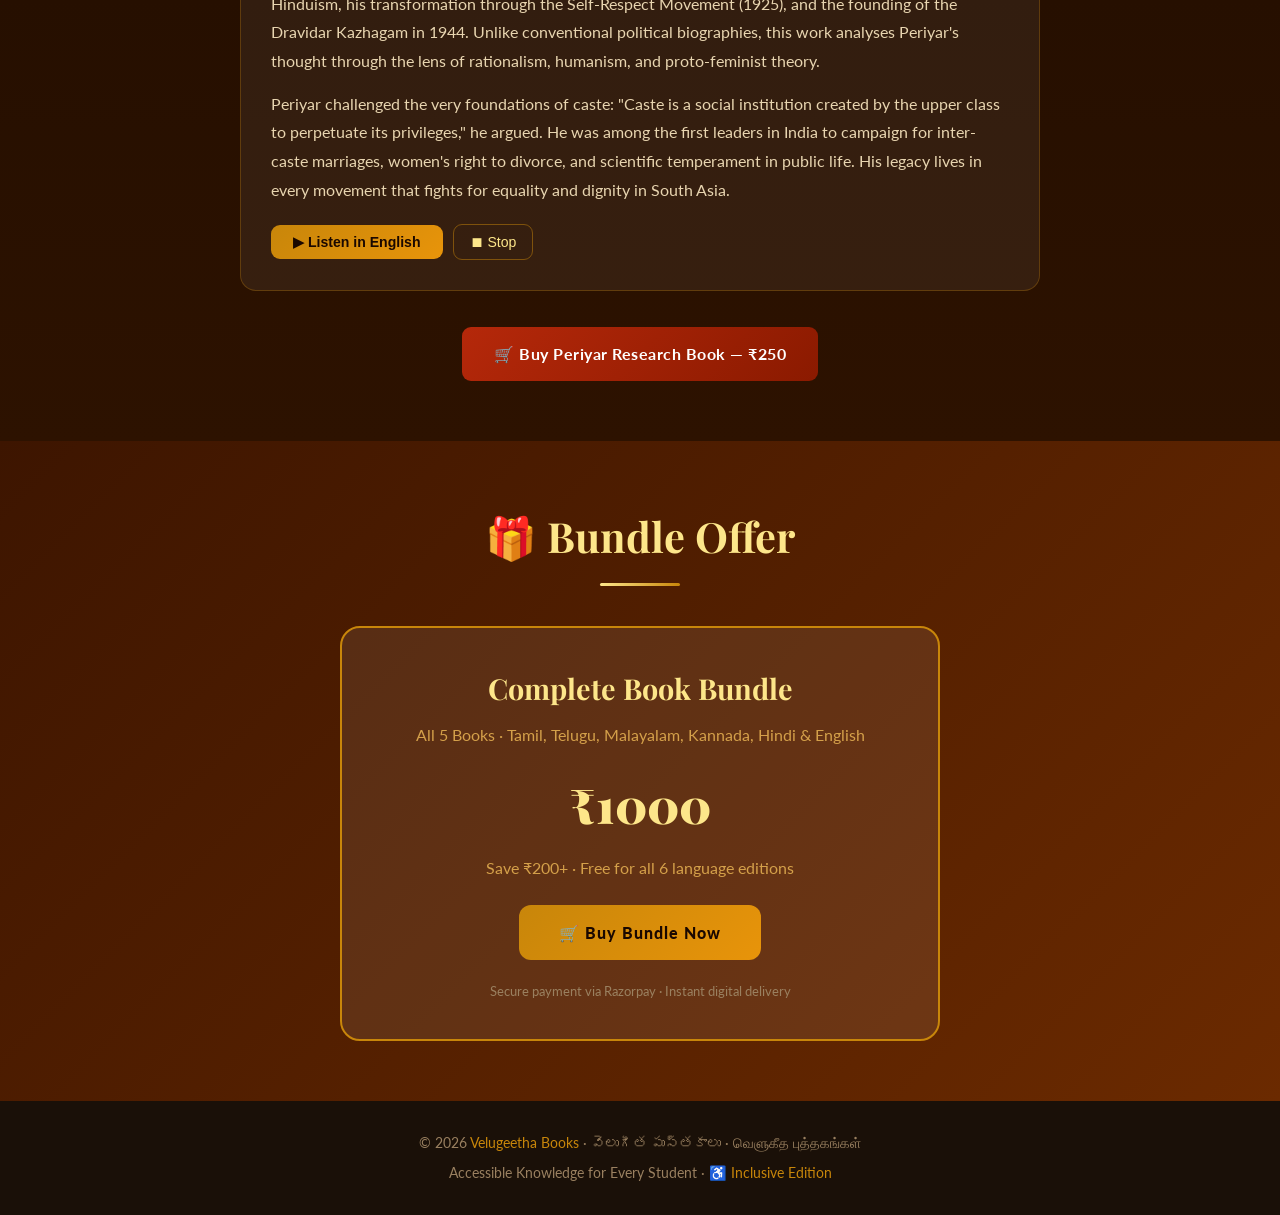
<file: index. html.html>
<!DOCTYPE html>
<html lang="en">
<head>
<meta charset="UTF-8"/>
<meta name="viewport" content="width=device-width, initial-scale=1.0"/>
<title>Velugeetha Books | వెలుగీత పుస్తకాలు</title>
<link href="https://fonts.googleapis.com/css2?family=Playfair+Display:ital,wght@0,400;0,700;0,900;1,400&family=Tiro+Tamil:ital@0;1&family=Noto+Sans+Telugu:wght@400;600&family=Lato:wght@300;400;700&display=swap" rel="stylesheet"/>
<style>
:root {
  --gold: #c8860a;
  --deep-gold: #a06800;
  --saffron: #e8940a;
  --cream: #fdf6e3;
  --dark: #1a1008;
  --brown: #3d1f00;
  --warm-gray: #7a6a55;
  --accent-red: #b5280a;
  --light-gold: #f5dfa0;
  --bg: #fef9f0;
  --card-bg: #fffdf5;
  --border: #e8d5a0;
}
*{margin:0;padding:0;box-sizing:border-box;}
html{scroll-behavior:smooth;}
body{
  background:var(--bg);
  color:var(--dark);
  font-family:'Lato',sans-serif;
  line-height:1.7;
}

/* HERO */
.hero{
  background: linear-gradient(135deg, #1a0a00 0%, #3d1500 40%, #6b2a00 100%);
  color:#fff;
  padding:70px 20px 60px;
  text-align:center;
  position:relative;
  overflow:hidden;
}
.hero::before{
  content:'';
  position:absolute;inset:0;
  background: radial-gradient(ellipse at 50% 0%, rgba(200,134,10,0.3) 0%, transparent 70%);
}
.hero-lamp{font-size:3.5rem;margin-bottom:12px;display:block;animation:glow 3s ease-in-out infinite alternate;}
@keyframes glow{from{filter:drop-shadow(0 0 8px #ffaa00);} to{filter:drop-shadow(0 0 24px #ffcc44);}}
.hero h1{
  font-family:'Playfair Display',serif;
  font-size:clamp(2.2rem,5vw,3.8rem);
  font-weight:900;
  letter-spacing:-0.5px;
  color:#fde68a;
  position:relative;
}
.hero-sub{
  font-family:'Tiro Tamil',serif;
  font-size:1.3rem;
  color:#fcd97a;
  margin-top:6px;
  position:relative;
}
.lang-tags{
  display:flex;flex-wrap:wrap;justify-content:center;gap:8px;
  margin-top:24px;position:relative;
}
.lang-tag{
  background:rgba(255,255,255,0.12);
  border:1px solid rgba(200,134,10,0.5);
  color:#fde68a;
  padding:5px 16px;
  border-radius:20px;
  font-size:0.85rem;
  letter-spacing:0.5px;
}
.badge{
  display:inline-block;
  background:#c8860a;
  color:#fff;
  padding:4px 14px;
  border-radius:20px;
  font-size:0.8rem;
  font-weight:700;
  letter-spacing:1px;
  margin-top:18px;
  position:relative;
}

/* NAV */
nav{
  background:var(--brown);
  padding:0 20px;
  display:flex;
  justify-content:center;
  gap:4px;
  flex-wrap:wrap;
  position:sticky;top:0;z-index:100;
  box-shadow:0 2px 12px rgba(0,0,0,0.3);
}
nav a{
  color:#fde68a;
  text-decoration:none;
  padding:14px 16px;
  font-size:0.88rem;
  font-weight:700;
  letter-spacing:0.5px;
  border-bottom:3px solid transparent;
  transition:border-color 0.2s,color 0.2s;
}
nav a:hover{border-bottom-color:var(--gold);color:#fff;}

/* SECTIONS */
section{padding:60px 20px;}
.section-title{
  font-family:'Playfair Display',serif;
  font-size:clamp(1.8rem,4vw,2.6rem);
  color:var(--brown);
  text-align:center;
  margin-bottom:8px;
}
.section-sub{
  text-align:center;
  color:var(--warm-gray);
  margin-bottom:40px;
  font-size:1rem;
}
.divider{
  width:80px;height:3px;
  background:linear-gradient(90deg,var(--gold),var(--saffron));
  margin:12px auto 40px;
  border-radius:2px;
}

/* BOOK CARDS */
.books-grid{
  display:grid;
  grid-template-columns:repeat(auto-fit,minmax(300px,1fr));
  gap:28px;
  max-width:1100px;
  margin:0 auto;
}
.book-card{
  background:var(--card-bg);
  border:1px solid var(--border);
  border-radius:16px;
  overflow:hidden;
  box-shadow:0 4px 20px rgba(100,60,0,0.08);
  transition:transform 0.3s,box-shadow 0.3s;
}
.book-card:hover{transform:translateY(-6px);box-shadow:0 12px 36px rgba(100,60,0,0.16);}
.book-header{
  padding:22px 22px 16px;
  border-bottom:1px solid var(--border);
  background:linear-gradient(135deg,#fffbee,#fef3cc);
}
.book-icon{font-size:2.2rem;margin-bottom:8px;display:block;}
.book-title{
  font-family:'Playfair Display',serif;
  font-size:1.2rem;
  font-weight:700;
  color:var(--brown);
  margin-bottom:6px;
}
.book-tags{display:flex;flex-wrap:wrap;gap:5px;margin-top:8px;}
.book-tag{
  background:var(--light-gold);
  color:var(--deep-gold);
  padding:2px 10px;
  border-radius:12px;
  font-size:0.73rem;
  font-weight:700;
  letter-spacing:0.5px;
}
.book-body{padding:20px 22px;}
.book-preview-text{
  font-size:0.95rem;
  color:#4a3520;
  line-height:1.75;
  margin-bottom:16px;
}
.tts-bar{
  background:#fef6e4;
  border:1px solid var(--border);
  border-radius:10px;
  padding:12px 14px;
  margin-bottom:16px;
}
.tts-label{font-size:0.75rem;color:var(--warm-gray);margin-bottom:8px;font-weight:700;letter-spacing:0.5px;}
.tts-langs{display:flex;flex-wrap:wrap;gap:6px;margin-bottom:10px;}
.tts-btn{
  background:#fff;
  border:1.5px solid var(--border);
  color:var(--brown);
  padding:4px 12px;
  border-radius:8px;
  font-size:0.78rem;
  cursor:pointer;
  font-weight:600;
  transition:all 0.2s;
}
.tts-btn:hover,.tts-btn.active{background:var(--gold);border-color:var(--gold);color:#fff;}
.tts-controls{display:flex;gap:8px;align-items:center;}
.play-btn{
  background:linear-gradient(135deg,var(--gold),var(--saffron));
  color:#fff;
  border:none;
  padding:8px 18px;
  border-radius:8px;
  cursor:pointer;
  font-size:0.85rem;
  font-weight:700;
  display:flex;align-items:center;gap:6px;
  transition:opacity 0.2s,transform 0.1s;
}
.play-btn:hover{opacity:0.9;transform:scale(1.02);}
.stop-btn{
  background:#fff;border:1.5px solid var(--border);
  color:var(--warm-gray);padding:8px 14px;
  border-radius:8px;cursor:pointer;font-size:0.85rem;
  transition:all 0.2s;
}
.stop-btn:hover{border-color:var(--accent-red);color:var(--accent-red);}
.tts-status{font-size:0.75rem;color:var(--warm-gray);margin-left:4px;}

.price-row{
  display:flex;align-items:center;justify-content:space-between;
  margin-top:10px;
  padding-top:14px;
  border-top:1px solid var(--border);
}
.price{
  font-family:'Playfair Display',serif;
  font-size:1.4rem;
  font-weight:700;
  color:var(--deep-gold);
}
.buy-btn{
  background:linear-gradient(135deg,var(--accent-red),#8b1a00);
  color:#fff;
  border:none;
  padding:9px 22px;
  border-radius:9px;
  font-weight:700;
  font-size:0.88rem;
  cursor:pointer;
  text-decoration:none;
  display:inline-block;
  transition:opacity 0.2s,transform 0.1s;
  letter-spacing:0.5px;
}
.buy-btn:hover{opacity:0.88;transform:scale(1.03);}

/* PERIYAR SECTION */
#periyar{background:linear-gradient(180deg,#1a0a00 0%,#2d1200 100%);color:#fff;}
#periyar .section-title{color:#fde68a;}
#periyar .section-sub{color:#d4a04a;}
#periyar .divider{background:linear-gradient(90deg,#fde68a,#c8860a);}

.periyar-intro{
  max-width:750px;margin:0 auto 40px;
  text-align:center;
  font-size:1.05rem;
  color:#e8d5a0;
  line-height:1.8;
}
.periyar-quote{
  background:rgba(200,134,10,0.15);
  border-left:4px solid var(--gold);
  padding:16px 20px;
  border-radius:0 10px 10px 0;
  font-style:italic;
  color:#fde68a;
  margin:20px 0;
  font-family:'Playfair Display',serif;
  font-size:1.05rem;
}

.lang-tabs{
  display:flex;flex-wrap:wrap;justify-content:center;gap:8px;
  margin-bottom:30px;
}
.lang-tab{
  background:rgba(255,255,255,0.08);
  border:1.5px solid rgba(200,134,10,0.3);
  color:#fde68a;
  padding:8px 20px;
  border-radius:22px;
  cursor:pointer;
  font-size:0.88rem;
  font-weight:700;
  transition:all 0.2s;
}
.lang-tab:hover,.lang-tab.active{
  background:var(--gold);
  border-color:var(--gold);
  color:#1a0800;
}

.periyar-content{display:none;}
.periyar-content.active{display:block;}
.periyar-card{
  max-width:800px;
  margin:0 auto;
  background:rgba(255,255,255,0.06);
  border:1px solid rgba(200,134,10,0.3);
  border-radius:16px;
  padding:30px;
}
.periyar-card h3{
  font-family:'Playfair Display',serif;
  font-size:1.4rem;
  color:#fde68a;
  margin-bottom:6px;
}
.periyar-card .sub{color:#c8a04a;font-size:0.9rem;margin-bottom:20px;}
.periyar-card p{
  color:#e8d5b0;
  margin-bottom:14px;
  line-height:1.85;
  font-size:0.97rem;
}
.periyar-tts{
  margin-top:20px;
  display:flex;gap:10px;flex-wrap:wrap;align-items:center;
}
.periyar-play{
  background:linear-gradient(135deg,var(--gold),var(--saffron));
  color:#1a0800;
  border:none;padding:9px 22px;
  border-radius:9px;cursor:pointer;
  font-weight:700;font-size:0.88rem;
  display:flex;align-items:center;gap:6px;
}
.periyar-stop{
  background:transparent;
  border:1.5px solid rgba(200,134,10,0.5);
  color:#fde68a;padding:9px 16px;
  border-radius:9px;cursor:pointer;
  font-size:0.88rem;
}

/* BUNDLE */
#bundle{background:linear-gradient(135deg,#3d1500,#6b2a00);}
#bundle .section-title{color:#fde68a;}
#bundle .divider{background:linear-gradient(90deg,#fde68a,#c8860a);}
.bundle-card{
  max-width:600px;margin:0 auto;
  background:rgba(255,255,255,0.08);
  border:2px solid var(--gold);
  border-radius:20px;
  padding:36px;
  text-align:center;
  color:#fff;
}
.bundle-card h3{
  font-family:'Playfair Display',serif;
  font-size:1.8rem;color:#fde68a;margin-bottom:8px;
}
.bundle-price{
  font-family:'Playfair Display',serif;
  font-size:3rem;color:#fde68a;font-weight:900;margin:16px 0 8px;
}
.bundle-sub{color:#d4a04a;margin-bottom:24px;}
.bundle-buy{
  background:linear-gradient(135deg,#c8860a,#e8940a);
  color:#1a0800;border:none;
  padding:14px 40px;border-radius:12px;
  font-size:1rem;font-weight:900;
  cursor:pointer;text-decoration:none;
  display:inline-block;letter-spacing:1px;
  transition:transform 0.2s,opacity 0.2s;
}
.bundle-buy:hover{transform:scale(1.04);opacity:0.92;}

/* FOOTER */
footer{
  background:var(--dark);
  color:#9a8060;
  text-align:center;
  padding:30px 20px;
  font-size:0.88rem;
}
footer span{color:var(--gold);}

/* ACCESSIBILITY */
.access-bar{
  background:var(--brown);
  color:#fde68a;
  padding:8px 20px;
  display:flex;justify-content:flex-end;gap:10px;align-items:center;
  font-size:0.8rem;
}
.access-bar button{
  background:rgba(255,255,255,0.1);
  border:1px solid rgba(200,134,10,0.4);
  color:#fde68a;padding:3px 10px;
  border-radius:6px;cursor:pointer;font-size:0.8rem;
}
.access-bar button:hover{background:var(--gold);color:#fff;}

/* READING INDICATOR */
.reading-dot{
  display:inline-block;
  width:8px;height:8px;
  background:#22c55e;
  border-radius:50%;
  animation:pulse 1.2s ease-in-out infinite;
  margin-right:4px;
}
@keyframes pulse{0%,100%{opacity:1;transform:scale(1);}50%{opacity:0.5;transform:scale(0.7);}}

/* RESPONSIVE */
@media(max-width:600px){
  .books-grid{grid-template-columns:1fr;}
  .price-row{flex-direction:column;gap:12px;align-items:flex-start;}
}
</style>
</head>
<body>

<!-- ACCESSIBILITY BAR -->
<div class="access-bar">
  <span>♿ Accessibility:</span>
  <button onclick="changeFontSize(1)">A+</button>
  <button onclick="changeFontSize(-1)">A−</button>
  <button onclick="toggleContrast()">⬛ High Contrast</button>
</div>

<!-- HERO -->
<header class="hero">
  <span class="hero-lamp">🪔</span>
  <h1>Velugeetha Books</h1>
  <div class="hero-sub">వెలుగీత పుస్తకాలు · வெளுகீத புத்தகங்கள்</div>
  <div class="lang-tags">
    <span class="lang-tag">தமிழ் Tamil</span>
    <span class="lang-tag">తెలుగు Telugu</span>
    <span class="lang-tag">മലയാളം Malayalam</span>
    <span class="lang-tag">ಕನ್ನಡ Kannada</span>
    <span class="lang-tag">हिंदी Hindi</span>
    <span class="lang-tag">English</span>
  </div>
  <div class="badge">🔊 LISTEN · READ · LEARN · BUY</div>
</header>

<!-- NAV -->
<nav>
  <a href="#books">📚 Our Books</a>
  <a href="#periyar">📜 Periyar Research</a>
  <a href="#bundle">🎁 Bundle Offer</a>
</nav>

<!-- BOOKS SECTION -->
<section id="books">
  <h2 class="section-title">📖 Our Books · మా పుస్తకాలు</h2>
  <p class="section-sub">Click 🔊 Play to listen to any preview in your language</p>
  <div class="divider"></div>

  <div class="books-grid">

    <!-- BOOK 1 -->
    <div class="book-card">
      <div class="book-header">
        <span class="book-icon">🎓</span>
        <div class="book-title">Special Education Guide</div>
        <div class="book-tags">
          <span class="book-tag">Education</span>
          <span class="book-tag">Inclusive</span>
          <span class="book-tag">Parents</span>
        </div>
      </div>
      <div class="book-body">
        <div class="book-preview-text" id="preview-1-en">
          <strong>📖 Preview:</strong> Every child is born with unique gifts. This guide empowers parents, teachers, and caregivers to understand, support, and celebrate children with special needs. From IEP planning to classroom strategies, discover proven tools that transform challenges into opportunities. Whether you are a first-time parent of a special child or a seasoned educator, this book gives you practical wisdom rooted in compassion and science.
        </div>
        <div class="tts-bar">
          <div class="tts-label">🔊 LISTEN IN YOUR LANGUAGE</div>
          <div class="tts-langs" id="langs-1">
            <button class="tts-btn active" onclick="selectLang(1,'en-IN','en')">English</button>
            <button class="tts-btn" onclick="selectLang(1,'ta-IN','ta')">Tamil</button>
            <button class="tts-btn" onclick="selectLang(1,'te-IN','te')">Telugu</button>
            <button class="tts-btn" onclick="selectLang(1,'hi-IN','hi')">Hindi</button>
          </div>
          <div class="tts-controls">
            <button class="play-btn" onclick="speakBook(1)">▶ Play Preview</button>
            <button class="stop-btn" onclick="stopSpeech()">⏹ Stop</button>
            <span class="tts-status" id="status-1"></span>
          </div>
        </div>
        <div class="price-row">
          <div class="price">₹250</div>
          <a class="buy-btn" href="https://rzp.io/rzp/42uyqkUq" target="_blank">🛒 Buy Now</a>
        </div>
      </div>
    </div>

    <!-- BOOK 2 -->
    <div class="book-card">
      <div class="book-header">
        <span class="book-icon">🌿</span>
        <div class="book-title">Nature's Pharmacy</div>
        <div class="book-tags">
          <span class="book-tag">Health</span>
          <span class="book-tag">Herbal</span>
          <span class="book-tag">Natural</span>
        </div>
      </div>
      <div class="book-body">
        <div class="book-preview-text" id="preview-2-en">
          <strong>📖 Preview:</strong> Long before modern medicine, our ancestors healed with the power of nature. This comprehensive guide rediscovers 200+ medicinal plants from Indian traditional systems — Siddha, Ayurveda, and tribal medicine. Learn simple home remedies, seasonal detox methods, and how to build a healing garden. Each plant is explained with illustrations, dosage, and safety notes in all 6 languages.
        </div>
        <div class="tts-bar">
          <div class="tts-label">🔊 LISTEN IN YOUR LANGUAGE</div>
          <div class="tts-langs" id="langs-2">
            <button class="tts-btn active" onclick="selectLang(2,'en-IN','en')">English</button>
            <button class="tts-btn" onclick="selectLang(2,'ta-IN','ta')">Tamil</button>
            <button class="tts-btn" onclick="selectLang(2,'te-IN','te')">Telugu</button>
            <button class="tts-btn" onclick="selectLang(2,'ml-IN','ml')">Malayalam</button>
            <button class="tts-btn" onclick="selectLang(2,'kn-IN','kn')">Kannada</button>
            <button class="tts-btn" onclick="selectLang(2,'hi-IN','hi')">Hindi</button>
          </div>
          <div class="tts-controls">
            <button class="play-btn" onclick="speakBook(2)">▶ Play Preview</button>
            <button class="stop-btn" onclick="stopSpeech()">⏹ Stop</button>
            <span class="tts-status" id="status-2"></span>
          </div>
        </div>
        <div class="price-row">
          <div class="price">₹175</div>
          <a class="buy-btn" href="https://rzp.io/rzp/JQ8Cal6" target="_blank">🛒 Buy Now</a>
        </div>
      </div>
    </div>

    <!-- BOOK 3 -->
    <div class="book-card">
      <div class="book-header">
        <span class="book-icon">⚖️</span>
        <div class="book-title">Basic Law Text Books</div>
        <div class="book-tags">
          <span class="book-tag">Law</span>
          <span class="book-tag">Rights</span>
          <span class="book-tag">Education</span>
        </div>
      </div>
      <div class="book-body">
        <div class="book-preview-text" id="preview-3-en">
          <strong>📖 Preview:</strong> Do you know your rights? Most citizens are unaware of the powerful legal protections the Indian Constitution gives them. This book breaks down complex legal language into simple, understandable concepts. From fundamental rights and police powers to consumer protection and land laws — this is the legal handbook every Indian family needs. Written clearly for students, farmers, workers, and common citizens.
        </div>
        <div class="tts-bar">
          <div class="tts-label">🔊 LISTEN IN YOUR LANGUAGE</div>
          <div class="tts-langs" id="langs-3">
            <button class="tts-btn active" onclick="selectLang(3,'en-IN','en')">English</button>
            <button class="tts-btn" onclick="selectLang(3,'ta-IN','ta')">Tamil</button>
            <button class="tts-btn" onclick="selectLang(3,'te-IN','te')">Telugu</button>
            <button class="tts-btn" onclick="selectLang(3,'ml-IN','ml')">Malayalam</button>
            <button class="tts-btn" onclick="selectLang(3,'kn-IN','kn')">Kannada</button>
          </div>
          <div class="tts-controls">
            <button class="play-btn" onclick="speakBook(3)">▶ Play Preview</button>
            <button class="stop-btn" onclick="stopSpeech()">⏹ Stop</button>
            <span class="tts-status" id="status-3"></span>
          </div>
        </div>
        <div class="price-row">
          <div class="price">₹99</div>
          <a class="buy-btn" href="https://rzp.io/rzp/V5V2VZk" target="_blank">🛒 Buy Now</a>
        </div>
      </div>
    </div>

    <!-- BOOK 4 -->
    <div class="book-card">
      <div class="book-header">
        <span class="book-icon">📜</span>
        <div class="book-title">Basic Law Text Book (Bilingual)</div>
        <div class="book-tags">
          <span class="book-tag">Law</span>
          <span class="book-tag">Bilingual</span>
        </div>
      </div>
      <div class="book-body">
        <div class="book-preview-text" id="preview-4-en">
          <strong>📖 Preview:</strong> Learning law is twice as powerful when done in two languages simultaneously. This unique bilingual edition pairs Tamil with English and Telugu with English side by side — perfect for students who want to master legal vocabulary in both their mother tongue and English. Ideal for law entrance exam preparation, civil service aspirants, and first-generation college students building their career.
        </div>
        <div class="tts-bar">
          <div class="tts-label">🔊 LISTEN IN YOUR LANGUAGE</div>
          <div class="tts-langs" id="langs-4">
            <button class="tts-btn active" onclick="selectLang(4,'en-IN','en')">English</button>
            <button class="tts-btn" onclick="selectLang(4,'ta-IN','ta')">Tamil</button>
            <button class="tts-btn" onclick="selectLang(4,'te-IN','te')">Telugu</button>
          </div>
          <div class="tts-controls">
            <button class="play-btn" onclick="speakBook(4)">▶ Play Preview</button>
            <button class="stop-btn" onclick="stopSpeech()">⏹ Stop</button>
            <span class="tts-status" id="status-4"></span>
          </div>
        </div>
        <div class="price-row">
          <div class="price">₹99</div>
          <a class="buy-btn" href="https://rzp.io/rzp/fcW9Hv6X" target="_blank">🛒 Buy Now</a>
        </div>
      </div>
    </div>

    <!-- BOOK 5 -->
    <div class="book-card">
      <div class="book-header">
        <span class="book-icon">📗</span>
        <div class="book-title">Sanathanam vs Dravidian Model 2.0</div>
        <div class="book-tags">
          <span class="book-tag">Culture</span>
          <span class="book-tag">History</span>
          <span class="book-tag">Society</span>
        </div>
      </div>
      <div class="book-body">
        <div class="book-preview-text" id="preview-5-en">
          <strong>📖 Preview:</strong> Two powerful worldviews have shaped South India for centuries — and their clash continues today. This analytical work examines Sanathanam's hierarchical social order against the Dravidian model's egalitarian vision. Drawing from history, sociology, literature, and political philosophy, the author presents both perspectives with rigour and fairness. A must-read for anyone who wants to understand modern Tamil Nadu, social justice movements, and the future of Indian democracy.
        </div>
        <div class="tts-bar">
          <div class="tts-label">🔊 LISTEN IN YOUR LANGUAGE</div>
          <div class="tts-langs" id="langs-5">
            <button class="tts-btn active" onclick="selectLang(5,'en-IN','en')">English</button>
            <button class="tts-btn" onclick="selectLang(5,'ta-IN','ta')">Tamil</button>
            <button class="tts-btn" onclick="selectLang(5,'te-IN','te')">Telugu</button>
            <button class="tts-btn" onclick="selectLang(5,'ml-IN','ml')">Malayalam</button>
            <button class="tts-btn" onclick="selectLang(5,'kn-IN','kn')">Kannada</button>
            <button class="tts-btn" onclick="selectLang(5,'hi-IN','hi')">Hindi</button>
          </div>
          <div class="tts-controls">
            <button class="play-btn" onclick="speakBook(5)">▶ Play Preview</button>
            <button class="stop-btn" onclick="stopSpeech()">⏹ Stop</button>
            <span class="tts-status" id="status-5"></span>
          </div>
        </div>
        <div class="price-row">
          <div class="price">₹200</div>
          <a class="buy-btn" href="https://rzp.io/rzp/WAOZRNp" target="_blank">🛒 Buy Now</a>
        </div>
      </div>
    </div>

  </div>
</section>

<!-- PERIYAR SECTION -->
<section id="periyar">
  <h2 class="section-title">📜 Thanthai Periyar Research</h2>
  <p class="section-sub">தந்தை பெரியார் ஆராய்ச்சி · 6 Languages · 6 மொழிகள்</p>
  <div class="divider"></div>

  <div class="periyar-intro">
    A monumental research work dedicated to the life, philosophy, and revolutionary legacy of Thanthai Periyar — E.V. Ramasamy Naicker. Available in all 6 languages for the widest reach possible.
    <div class="periyar-quote">"No man who thinks is my enemy. Ignorance alone is my enemy." — Periyar</div>
  </div>

  <div class="lang-tabs">
    <button class="lang-tab active" onclick="showPeriyar('en')">English</button>
    <button class="lang-tab" onclick="showPeriyar('ta')">தமிழ்</button>
    <button class="lang-tab" onclick="showPeriyar('te')">తెలుగు</button>
    <button class="lang-tab" onclick="showPeriyar('ml')">മലയാളം</button>
    <button class="lang-tab" onclick="showPeriyar('kn')">ಕನ್ನಡ</button>
    <button class="lang-tab" onclick="showPeriyar('hi')">हिंदी</button>
  </div>

  <!-- ENGLISH -->
  <div class="periyar-content active" id="periyar-en">
    <div class="periyar-card">
      <h3>Thanthai Periyar — The Rationalist Revolutionary</h3>
      <div class="sub">Research Preview · English Edition</div>
      <p>Erode Venkatappa Ramasamy, known as Periyar, was one of the most fearless social reformers the Indian subcontinent has ever produced. Born in 1879 in Erode, Tamil Nadu, he dedicated his entire life to the eradication of caste discrimination, religious superstition, and the oppression of women.</p>
      <p>This research examines Periyar's philosophical roots — his early disillusionment with Brahminical Hinduism, his transformation through the Self-Respect Movement (1925), and the founding of the Dravidar Kazhagam in 1944. Unlike conventional political biographies, this work analyses Periyar's thought through the lens of rationalism, humanism, and proto-feminist theory.</p>
      <p>Periyar challenged the very foundations of caste: "Caste is a social institution created by the upper class to perpetuate its privileges," he argued. He was among the first leaders in India to campaign for inter-caste marriages, women's right to divorce, and scientific temperament in public life. His legacy lives in every movement that fights for equality and dignity in South Asia.</p>
      <div class="periyar-tts">
        <button class="periyar-play" onclick="speakPeriyar('en-IN','periyar-en')">▶ Listen in English</button>
        <button class="periyar-stop" onclick="stopSpeech()">⏹ Stop</button>
        <span class="tts-status" id="status-periyar"></span>
      </div>
    </div>
  </div>

  <!-- TAMIL -->
  <div class="periyar-content" id="periyar-ta">
    <div class="periyar-card">
      <h3>தந்தை பெரியார் — பகுத்தறிவு புரட்சியாளர்</h3>
      <div class="sub">ஆராய்ச்சி முன்னோட்டம் · தமிழ் பதிப்பு</div>
      <p>ஈரோடு வெங்கடப்ப இராமசாமி — பெரியார் என்று அன்போடு அழைக்கப்படும் இந்த மாமேதை, இந்திய துணைக்கண்டம் கண்ட மிகத் துணிச்சலான சமூக சீர்திருத்தவாதிகளில் ஒருவர். 1879 ஆம் ஆண்டு தமிழ்நாட்டின் ஈரோட்டில் பிறந்த அவர், தனது வாழ்நாள் முழுவதையும் சாதி பாகுபாடு, மூடநம்பிக்கை, மற்றும் பெண் ஒடுக்குமுறை ஆகியவற்றை ஒழிக்கும் போராட்டத்திற்கே அர்ப்பணித்தார்.</p>
      <p>இந்த ஆராய்ச்சி நூல், பெரியாரின் தத்துவ வேர்களை ஆழமாக ஆராய்கிறது — 1925 ஆம் ஆண்டு சுயமரியாதை இயக்கம் தொடங்கி, 1944 இல் திராவிட கழகம் நிறுவப்படும் வரையிலான அவரது தொலைநோக்கான பயணத்தை விவரிக்கிறது. "சாதி என்பது மேல்தட்டு மக்கள் தங்கள் சலுகைகளைத் தக்கவைத்துக்கொள்ள உருவாக்கிய சமூக அமைப்பு" என்று அவர் கூறினார்.</p>
      <p>சாதிகளைக் கடந்த திருமணம், பெண்களின் விவாகரத்து உரிமை, அறிவியல் சிந்தனை ஆகியவற்றுக்காக இந்தியாவில் முதன்முதலில் குரல் கொடுத்தவர் பெரியார். அவரது மரபு தென்னாசியாவின் ஒவ்வொரு சமத்துவ இயக்கத்திலும் தொடர்கிறது.</p>
      <div class="periyar-tts">
        <button class="periyar-play" onclick="speakPeriyar('ta-IN','periyar-ta')">▶ தமிழில் கேளுங்கள்</button>
        <button class="periyar-stop" onclick="stopSpeech()">⏹ நிறுத்து</button>
      </div>
    </div>
  </div>

  <!-- TELUGU -->
  <div class="periyar-content" id="periyar-te">
    <div class="periyar-card">
      <h3>తంతై పెరియార్ — హేతువాద విప్లవకారుడు</h3>
      <div class="sub">పరిశోధన పూర్వావలోకనం · తెలుగు సంచిక</div>
      <p>ఈరోడు వెంకటప్ప రామసామి — ప్రేమతో పెరియార్ అని పిలవబడే ఈ మహానేత, భారత ఉపఖండం చూసిన అత్యంత సాహసోపేత సామాజిక సంస్కర్తలలో ఒకరు. 1879లో తమిళనాడులోని ఈరోడులో జన్మించిన ఆయన, కులవివక్ష, మూఢనమ్మకాలు, మహిళల అణచివేత వంటివాటిని నిర్మూలించడానికి తన జీవితాన్ని అంకితం చేశారు.</p>
      <p>ఈ పరిశోధన గ్రంథం పెరియార్ తత్త్వశాస్త్రపు మూలాలను లోతుగా అన్వేషిస్తుంది — 1925 స్వాభిమాన ఉద్యమం నుండి 1944లో ద్రావిడ కళగం స్థాపన వరకు ఆయన దూరదృష్టి పూర్వక ప్రయాణాన్ని వివరిస్తుంది. "కులం అనేది అగ్రవర్ణాలు తమ అధికారాన్ని కాపాడుకోవడానికి సృష్టించిన సాంఘిక సంస్థ" అని ఆయన ప్రకటించారు.</p>
      <div class="periyar-tts">
        <button class="periyar-play" onclick="speakPeriyar('te-IN','periyar-te')">▶ తెలుగులో వినండి</button>
        <button class="periyar-stop" onclick="stopSpeech()">⏹ ఆపు</button>
      </div>
    </div>
  </div>

  <!-- MALAYALAM -->
  <div class="periyar-content" id="periyar-ml">
    <div class="periyar-card">
      <h3>തന്തൈ പെരിയാർ — യുക്തിവാദ വിപ്ലവകാരി</h3>
      <div class="sub">ഗവേഷണ പ്രിവ്യൂ · മലയാളം പതിപ്പ്</div>
      <p>ഈരോഡ് വെങ്കടപ്പ രാമസ്വാമി — സ്നേഹത്തോടെ പെരിയാർ എന്ന് വിളിക്കപ്പെടുന്ന ഈ മഹാനായ നേതാവ്, ഭാരതീയ ഉപഭൂഖണ്ഡം കണ്ട ഏറ്റവും ധൈര്യശാലിയായ സാമൂഹ്യ പരിഷ്കർത്താക്കളിൽ ഒരാളാണ്. 1879-ൽ തമിഴ്‌നാട്ടിലെ ഈരോഡിൽ ജനിച്ച അദ്ദേഹം, ജാതിവ്യത്യാസം, അന്ധവിശ്വാസം, സ്ത്രീ അടിമത്തം എന്നിവ ഇല്ലാതാക്കുന്നതിനായി തന്റെ ജീവൻ ഉഴിഞ്ഞുവച്ചു.</p>
      <p>ഈ ഗവേഷണ ഗ്രന്ഥം പെരിയാറിന്റെ ദർശനത്തിന്റെ വേരുകൾ ആഴത്തിൽ അന്വേഷിക്കുന്നു — 1925-ലെ സ്വാഭിമാന പ്രസ്ഥാനം മുതൽ 1944-ൽ ദ്രാവിഡ കഴകം സ്ഥാപിക്കുന്നതുവരെ അദ്ദേഹത്തിന്റെ ദൂരദർശിത്വമുള്ള യാത്ര വിവരിക്കുന്നു.</p>
      <div class="periyar-tts">
        <button class="periyar-play" onclick="speakPeriyar('ml-IN','periyar-ml')">▶ മലയാളത്തിൽ കേൾക്കൂ</button>
        <button class="periyar-stop" onclick="stopSpeech()">⏹ നിർത്തുക</button>
      </div>
    </div>
  </div>

  <!-- KANNADA -->
  <div class="periyar-content" id="periyar-kn">
    <div class="periyar-card">
      <h3>ತಂದೆ ಪೆರಿಯಾರ್ — ತಾರ್ಕಿಕ ಕ್ರಾಂತಿಕಾರಿ</h3>
      <div class="sub">ಸಂಶೋಧನಾ ಮುನ್ನೋಟ · ಕನ್ನಡ ಆವೃತ್ತಿ</div>
      <p>ಈರೋಡು ವೆಂಕಟಪ್ಪ ರಾಮಸ್ವಾಮಿ — ಪ್ರೀತಿಯಿಂದ ಪೆರಿಯಾರ್ ಎಂದು ಕರೆಯಲ್ಪಡುವ ಈ ಮಹಾನಾಯಕ, ಭಾರತೀಯ ಉಪಖಂಡ ಕಂಡ ಅತ್ಯಂತ ಧೈರ್ಯಶಾಲಿ ಸಾಮಾಜಿಕ ಸುಧಾರಕರಲ್ಲಿ ಒಬ್ಬರು. 1879ರಲ್ಲಿ ತಮಿಳುನಾಡಿನ ಈರೋಡಿನಲ್ಲಿ ಜನಿಸಿದ ಅವರು, ಜಾತಿ ತಾರತಮ್ಯ, ಮೂಢನಂಬಿಕೆ ಮತ್ತು ಮಹಿಳೆಯರ ಶೋಷಣೆಯನ್ನು ನಿರ್ಮೂಲನ ಮಾಡಲು ತಮ್ಮ ಜೀವನವನ್ನು ಅರ್ಪಿಸಿದರು.</p>
      <p>ಈ ಸಂಶೋಧನಾ ಗ್ರಂಥ ಪೆರಿಯಾರ್ ಅವರ ತತ್ತ್ವಶಾಸ್ತ್ರದ ಮೂಲಗಳನ್ನು ಆಳವಾಗಿ ಅನ್ವೇಷಿಸುತ್ತದೆ — 1925ರ ಸ್ವಾಭಿಮಾನ ಚಳವಳಿಯಿಂದ 1944ರಲ್ಲಿ ದ್ರಾವಿಡ ಕಳಗ ಸ್ಥಾಪನೆಯವರೆಗಿನ ಅವರ ದೂರದೃಷ್ಟಿಯ ಪ್ರಯಾಣವನ್ನು ವಿವರಿಸುತ್ತದೆ.</p>
      <div class="periyar-tts">
        <button class="periyar-play" onclick="speakPeriyar('kn-IN','periyar-kn')">▶ ಕನ್ನಡದಲ್ಲಿ ಕೇಳಿ</button>
        <button class="periyar-stop" onclick="stopSpeech()">⏹ ನಿಲ್ಲಿಸು</button>
      </div>
    </div>
  </div>

  <!-- HINDI -->
  <div class="periyar-content" id="periyar-hi">
    <div class="periyar-card">
      <h3>थंथाई पेरियार — तर्कशील क्रांतिकारी</h3>
      <div class="sub">शोध पूर्वावलोकन · हिंदी संस्करण</div>
      <p>ईरोड वेंकटप्पा रामास्वामी — प्यार से पेरियार कहे जाने वाले इस महापुरुष ने भारतीय उपमहाद्वीप में सबसे साहसी सामाजिक सुधारकों में से एक की भूमिका निभाई। 1879 में तमिलनाडु के ईरोड में जन्मे उन्होंने अपना सम्पूर्ण जीवन जातिभेद, धार्मिक अंधविश्वास और महिलाओं के उत्पीड़न को समाप्त करने के संघर्ष में अर्पित कर दिया।</p>
      <p>यह शोध ग्रंथ पेरियार के दर्शन की जड़ों की गहराई से पड़ताल करता है — 1925 के स्वाभिमान आंदोलन से लेकर 1944 में द्रविड़ कळगम की स्थापना तक उनकी दूरदर्शी यात्रा का वर्णन करता है। "जाति एक ऐसी सामाजिक संस्था है जिसे उच्च वर्ग ने अपने विशेषाधिकारों को बनाए रखने के लिए बनाया," — यह पेरियार का घोषणा था।</p>
      <p>अंतरजातीय विवाह, महिलाओं के तलाक के अधिकार और सार्वजनिक जीवन में वैज्ञानिक दृष्टिकोण के लिए भारत में सबसे पहले आवाज उठाने वाले पेरियार की विरासत दक्षिण एशिया के प्रत्येक समानता आंदोलन में जीवित है।</p>
      <div class="periyar-tts">
        <button class="periyar-play" onclick="speakPeriyar('hi-IN','periyar-hi')">▶ हिंदी में सुनें</button>
        <button class="periyar-stop" onclick="stopSpeech()">⏹ रोकें</button>
      </div>
    </div>
  </div>

  <div style="text-align:center;margin-top:36px;">
    <a class="buy-btn" href="https://rzp.io/rzp/mZMZeHC" target="_blank" style="font-size:1rem;padding:13px 32px;">🛒 Buy Periyar Research Book — ₹250</a>
  </div>
</section>

<!-- BUNDLE -->
<section id="bundle">
  <h2 class="section-title">🎁 Bundle Offer</h2>
  <div class="divider"></div>
  <div class="bundle-card">
    <h3>Complete Book Bundle</h3>
    <p style="color:#d4a04a;">All 5 Books · Tamil, Telugu, Malayalam, Kannada, Hindi & English</p>
    <div class="bundle-price">₹1000</div>
    <div class="bundle-sub">Save ₹200+ · Free for all 6 language editions</div>
    <a class="bundle-buy" href="https://rzp.io/rzp/ogRdyIrA" target="_blank">🛒 Buy Bundle Now</a>
    <p style="margin-top:20px;color:#9a8060;font-size:0.82rem;">Secure payment via Razorpay · Instant digital delivery</p>
  </div>
</section>

<!-- FOOTER -->
<footer>
  <p>© 2026 <span>Velugeetha Books</span> · వెలుగీత పుస్తకాలు · வெளுகீத புத்தகங்கள்</p>
  <p style="margin-top:6px;">Accessible Knowledge for Every Student · <span>♿ Inclusive Edition</span></p>
</footer>

<script>
// ===== TTS STATE =====
const bookLangs = {1:'en-IN',2:'en-IN',3:'en-IN',4:'en-IN',5:'en-IN'};

function selectLang(bookId, langCode, langKey){
  bookLangs[bookId] = langCode;
  const btns = document.querySelectorAll(`#langs-${bookId} .tts-btn`);
  btns.forEach(b=>b.classList.remove('active'));
  event.target.classList.add('active');
}

function getBookText(bookId, lang){
  const texts = {
    1:{
      'en-IN':"Every child is born with unique gifts. This guide empowers parents, teachers, and caregivers to understand, support, and celebrate children with special needs. From IEP planning to classroom strategies, discover proven tools that transform challenges into opportunities.",
      'ta-IN':"ஒவ்வொரு குழந்தையும் தனிப்பட்ட திறன்களுடன் பிறக்கிறது. இந்த வழிகாட்டி, சிறப்பு தேவை கொண்ட குழந்தைகளை புரிந்துகொண்டு ஆதரிக்க பெற்றோர், ஆசிரியர்கள், மற்றும் பராமரிப்பாளர்களுக்கு உதவுகிறது.",
      'te-IN':"ప్రతి పిల్లవాడు ప్రత్యేక బహుమతులతో జన్మిస్తారు. ఈ గైడ్ తల్లిదండ్రులు, ఉపాధ్యాయులు మరియు సంరక్షకులకు ప్రత్యేక అవసరాలున్న పిల్లలను అర్థం చేసుకుని, మద్దతు ఇవ్వడానికి శక్తి ఇస్తుంది.",
      'hi-IN':"हर बच्चा अनूठी प्रतिभाओं के साथ जन्म लेता है। यह मार्गदर्शिका माता-पिता, शिक्षकों और देखभालकर्ताओं को विशेष आवश्यकताओं वाले बच्चों को समझने और समर्थन देने में सशक्त बनाती है।"
    },
    2:{
      'en-IN':"Long before modern medicine, our ancestors healed with the power of nature. This comprehensive guide rediscovers 200 plus medicinal plants from Indian traditional systems. Learn simple home remedies, seasonal detox methods, and how to build a healing garden.",
      'ta-IN':"நவீன மருத்துவத்திற்கு எத்தனையோ ஆண்டுகளுக்கு முன்பே, நம் முன்னோர்கள் இயற்கையின் சக்தியால் குணமடைந்தனர். இந்த விரிவான வழிகாட்டி இந்திய பாரம்பரிய மருத்துவ முறைகளிலிருந்து 200 க்கும் மேற்பட்ட மூலிகை தாவரங்களை மீண்டும் கண்டுபிடிக்கிறது.",
      'te-IN':"ఆధునిక వైద్యానికి చాలా ముందే, మన పూర్వీకులు ప్రకృతి శక్తితో నయం చేసుకున్నారు. ఈ సమగ్ర గైడ్ భారతీయ సంప్రదాయ వైద్య విధానాల నుండి 200 కంటే ఎక్కువ ఔషధ మొక్కలను మళ్లీ కనుగొంటుంది.",
      'ml-IN':"ആധുനിക വൈദ്യശാസ്ത്രത്തിന് വളരെ മുമ്പ്, നമ്മുടെ പൂർവ്വ പിതാക്കന്മാർ പ്രകൃതിയുടെ ശക്തി ഉപയോഗിച്ച് സൗഖ്യം പ്രാപിച്ചു. ഈ സമഗ്രമായ ഗൈഡ് ഇന്ത്യൻ പഴമൊഴി വൈദ്യ സമ്പ്രദായങ്ങളിൽ നിന്ന് 200 ലധികം ഔഷധ സസ്യങ്ങളെ വീണ്ടും കണ്ടെത്തുന്നു.",
      'kn-IN':"ಆಧುನಿಕ ವೈದ್ಯಶಾಸ್ತ್ರಕ್ಕೆ ಬಹಳ ಮೊದಲೇ, ನಮ್ಮ ಪೂರ್ವಜರು ಪ್ರಕೃತಿಯ ಶಕ್ತಿಯಿಂದ ಗುಣವಾಗಿದ್ದರು. ಈ ಸಮಗ್ರ ಮಾರ್ಗದರ್ಶಿ ಭಾರತೀಯ ಸಾಂಪ್ರದಾಯಿಕ ವೈದ್ಯ ಪದ್ಧತಿಗಳಿಂದ 200 ಕ್ಕೂ ಹೆಚ್ಚು ಔಷಧೀಯ ಸಸ್ಯಗಳನ್ನು ಮತ್ತೆ ಕಂಡುಕೊಳ್ಳುತ್ತದೆ.",
      'hi-IN':"आधुनिक चिकित्सा से बहुत पहले, हमारे पूर्वज प्रकृति की शक्ति से ठीक होते थे। यह व्यापक मार्गदर्शिका भारतीय पारंपरिक चिकित्सा प्रणालियों से 200 से अधिक औषधीय पौधों को फिर से खोजती है।"
    },
    3:{
      'en-IN':"Do you know your rights? Most citizens are unaware of the powerful legal protections the Indian Constitution gives them. This book breaks down complex legal language into simple understandable concepts. From fundamental rights and police powers to consumer protection and land laws.",
      'ta-IN':"உங்கள் உரிமைகள் தெரியுமா? இந்திய அரசியலமைப்பு வழங்கும் சக்திவாய்ந்த சட்ட பாதுகாப்புகளை பெரும்பாலான குடிமக்கள் அறியார்கள். இந்த புத்தகம் சிக்கலான சட்ட மொழியை எளிய புரிந்துகொள்ளக்கூடிய கருத்துக்களாக உடைக்கிறது.",
      'te-IN':"మీ హక్కులు తెలుసా? భారత రాజ్యాంగం ఇచ్చే శక్తివంతమైన చట్టపరమైన రక్షణల గురించి చాలా మంది పౌరులకు తెలియదు. ఈ పుస్తకం సంక్లిష్టమైన చట్టపరమైన భాషను సరళమైన అర్థమయ్యే భావనలుగా విభజిస్తుంది.",
      'ml-IN':"നിങ്ങളുടെ അവകാശങ്ങൾ അറിയാമോ? ഇന്ത്യൻ ഭരണഘടന നൽകുന്ന ശക്തമായ നിയമ സംരക്ഷണങ്ങളെക്കുറിച്ച് മിക്ക പൗരന്മാർക്കും അറിയില്ല. ഈ പുസ്തകം സങ്കീർണ്ണമായ നിയമ ഭാഷയെ ലളിതമായ മനസ്സിലാക്കാവുന്ന ആശയങ്ങളായി വിഭജിക്കുന്നു.",
      'kn-IN':"ನಿಮ್ಮ ಹಕ್ಕುಗಳು ತಿಳಿದಿವೆಯೇ? ಭಾರತೀಯ ಸಂವಿಧಾನ ನೀಡುವ ಶಕ್ತಿಶಾಲಿ ಕಾನೂನು ರಕ್ಷಣೆಗಳ ಬಗ್ಗೆ ಹೆಚ್ಚಿನ ನಾಗರಿಕರಿಗೆ ತಿಳಿದಿಲ್ಲ. ಈ ಪುಸ್ತಕ ಸಂಕೀರ್ಣ ಕಾನೂನು ಭಾಷೆಯನ್ನು ಸರಳ ಅರ್ಥವಾಗುವ ಪರಿಕಲ್ಪನೆಗಳಾಗಿ ವಿಭಜಿಸುತ್ತದೆ."
    },
    4:{
      'en-IN':"Learning law is twice as powerful when done in two languages simultaneously. This unique bilingual edition pairs Tamil with English and Telugu with English side by side. Perfect for law entrance exam preparation and civil service aspirants.",
      'ta-IN':"இரண்டு மொழிகளில் ஒரே நேரத்தில் சட்டம் கற்பது இரு மடங்கு சக்திவாய்ந்தது. இந்த தனித்துவமான இருமொழி பதிப்பு தமிழ் மற்றும் ஆங்கிலத்தை பக்கத்தில் இணைக்கிறது. சட்ட நுழைவு தேர்வு தயாரிப்பு மற்றும் அரசுப் பணி வேட்பாளர்களுக்கு சிறந்தது.",
      'te-IN':"రెండు భాషలలో ఒకేసారి చట్టం నేర్చుకోవడం రెండింతలు శక్తివంతంగా ఉంటుంది. ఈ ప్రత్యేక ద్విభాషా సంచిక తెలుగు మరియు ఆంగ్లాన్ని పక్కపక్కన జతపరుస్తుంది. చట్ట ప్రవేశ పరీక్ష తయారీ మరియు సివిల్ సర్వీసెస్ అభ్యర్థులకు అనువైనది."
    },
    5:{
      'en-IN':"Two powerful worldviews have shaped South India for centuries and their clash continues today. This analytical work examines Sanathanam's hierarchical social order against the Dravidian model's egalitarian vision. A must-read for anyone who wants to understand modern Tamil Nadu, social justice movements, and the future of Indian democracy.",
      'ta-IN':"இரண்டு சக்திவாய்ந்த உலகக் கோட்பாடுகள் நூற்றாண்டுகளாக தென்னிந்தியாவை வடிவமைத்துள்ளன, அவற்றின் மோதல் இன்றும் தொடர்கிறது. இந்த ஆய்வு நூல் சனாதனத்தின் படிநிலை சமூக ஒழுங்கை திராவிட மாதிரியின் சமத்துவ தரிசனத்திற்கு எதிராக ஆய்வு செய்கிறது.",
      'te-IN':"రెండు శక్తివంతమైన ప్రపంచ దృక్కోణాలు శతాబ్దాలుగా దక్షిణ భారతాన్ని రూపొందించాయి మరియు వాటి ఘర్షణ నేటికీ కొనసాగుతోంది. ఈ విశ్లేషణాత్మక రచన సనాతనత్వం యొక్క సోపాన సామాజిక వ్యవస్థను ద్రావిడ నమూనా యొక్క సమతావాద దృష్టికి వ్యతిరేకంగా పరీక్షిస్తుంది.",
      'ml-IN':"രണ്ട് ശക്തമായ ലോകദർശനങ്ങൾ നൂറ്റാണ്ടുകളായി ദക്ഷിണേന്ത്യയെ രൂപപ്പെടുത്തി, അവയുടെ ഏറ്റുമുട്ടൽ ഇന്നും തുടരുന്നു. ഈ വിശകലന കൃതി സനാതനത്തിന്റെ ശ്രേണിപരമായ സാമൂഹ്യ ക്രമത്തെ ദ്രാവിഡ മാതൃകയുടെ സമത്വ ദർശനത്തിനെതിരെ പരിശോധിക്കുന്നു.",
      'kn-IN':"ಎರಡು ಶಕ್ತಿಶಾಲಿ ಜಾಗತಿಕ ದೃಷ್ಟಿಕೋನಗಳು ಶತಮಾನಗಳಿಂದ ದಕ್ಷಿಣ ಭಾರತವನ್ನು ರೂಪಿಸಿವೆ, ಮತ್ತು ಅವುಗಳ ಸಂಘರ್ಷ ಇಂದಿಗೂ ಮುಂದುವರಿಯುತ್ತಿದೆ. ಈ ವಿಶ್ಲೇಷಣಾತ್ಮಕ ಕೃತಿ ಸನಾತನದ ಶ್ರೇಣೀಬದ್ಧ ಸಾಮಾಜಿಕ ಕ್ರಮವನ್ನು ದ್ರಾವಿಡ ಮಾದರಿಯ ಸಮಾನತಾ ದೃಷ್ಟಿಗೆ ವಿರುದ್ಧವಾಗಿ ಪರಿಶೀಲಿಸುತ್ತದೆ.",
      'hi-IN':"दो शक्तिशाली विश्वदृष्टिकोणों ने सदियों से दक्षिण भारत को आकार दिया है और उनका टकराव आज भी जारी है। यह विश्लेषणात्मक कार्य सनातन की श्रेणीबद्ध सामाजिक व्यवस्था को द्रविड़ मॉडल की समतावादी दृष्टि के विरुद्ध परीक्षित करता है।"
    }
  };
  const langTexts = texts[bookId];
  return langTexts[lang] || langTexts['en-IN'];
}

function speakBook(bookId){
  stopSpeech();
  const lang = bookLangs[bookId];
  const text = getBookText(bookId, lang);
  const status = document.getElementById(`status-${bookId}`);
  speak(text, lang, status);
}

function speakPeriyar(lang, sectionId){
  stopSpeech();
  const section = document.getElementById(sectionId);
  const paras = section.querySelectorAll('p');
  let text = '';
  paras.forEach(p => text += p.innerText + ' ');
  const status = document.getElementById('status-periyar');
  speak(text, lang, status);
}

function speak(text, lang, statusEl){
  if(!('speechSynthesis' in window)){
    if(statusEl) statusEl.innerHTML = '⚠️ Not supported in this browser';
    return;
  }
  const utter = new SpeechSynthesisUtterance(text);
  utter.lang = lang;
  utter.rate = 0.92;
  utter.pitch = 1;
  if(statusEl){
    statusEl.innerHTML = '<span class="reading-dot"></span> Reading...';
    utter.onend = () => statusEl.innerHTML = '✅ Done';
    utter.onerror = () => statusEl.innerHTML = '⚠️ Error';
  }
  window.speechSynthesis.speak(utter);
}

function stopSpeech(){
  if('speechSynthesis' in window) window.speechSynthesis.cancel();
  document.querySelectorAll('.tts-status').forEach(s=>s.innerHTML='');
}

// ===== PERIYAR TABS =====
function showPeriyar(lang){
  document.querySelectorAll('.periyar-content').forEach(c=>c.classList.remove('active'));
  document.querySelectorAll('.lang-tab').forEach(t=>t.classList.remove('active'));
  document.getElementById('periyar-'+lang).classList.add('active');
  event.target.classList.add('active');
  stopSpeech();
}

// ===== ACCESSIBILITY =====
let fontSize = 16;
function changeFontSize(dir){
  fontSize = Math.min(22, Math.max(12, fontSize + dir*2));
  document.body.style.fontSize = fontSize+'px';
}
let highContrast = false;
function toggleContrast(){
  highContrast = !highContrast;
  if(highContrast){
    document.documentElement.style.setProperty('--bg','#000');
    document.documentElement.style.setProperty('--card-bg','#111');
    document.documentElement.style.setProperty('--dark','#fff');
    document.documentElement.style.setProperty('--border','#666');
    document.body.style.background='#000';
  } else {
    document.documentElement.style.setProperty('--bg','#fef9f0');
    document.documentElement.style.setProperty('--card-bg','#fffdf5');
    document.documentElement.style.setProperty('--dark','#1a1008');
    document.documentElement.style.setProperty('--border','#e8d5a0');
    document.body.style.background='#fef9f0';
  }
}
</script>
</body>
</html>
</file>
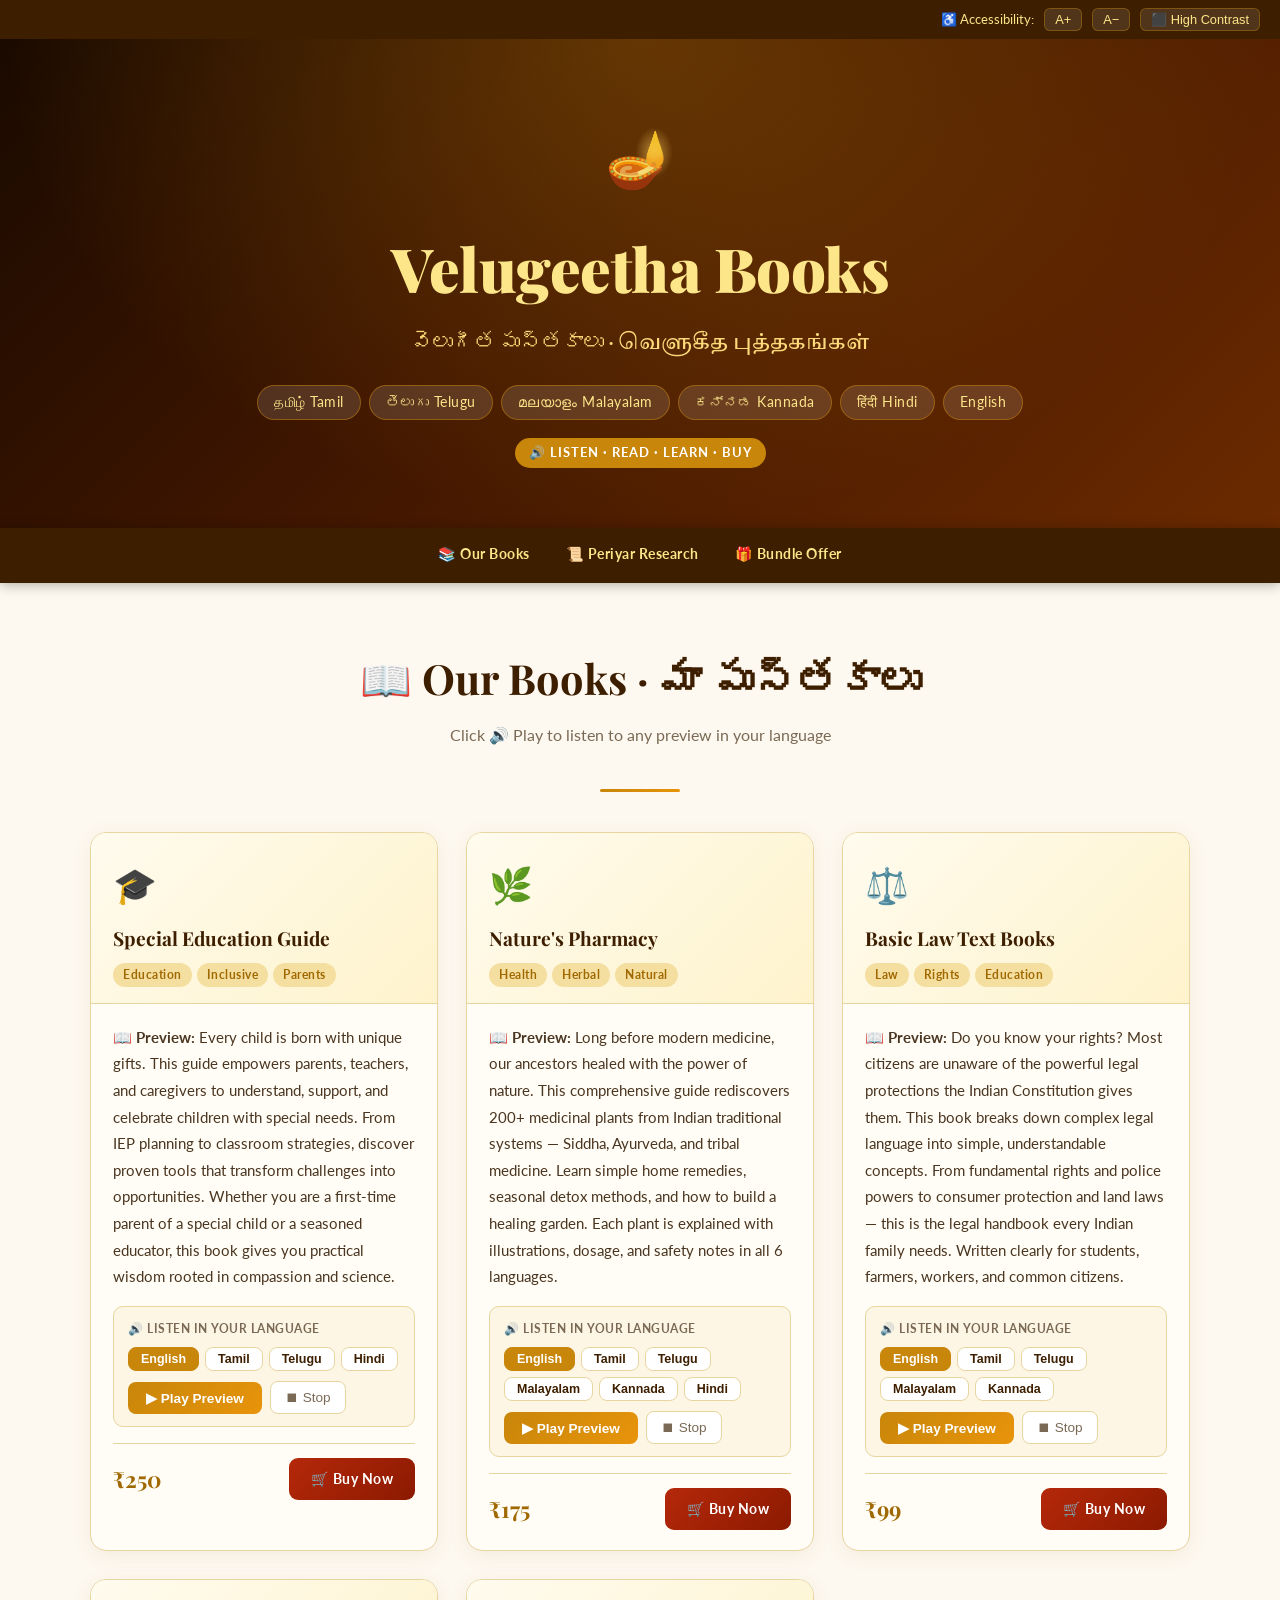
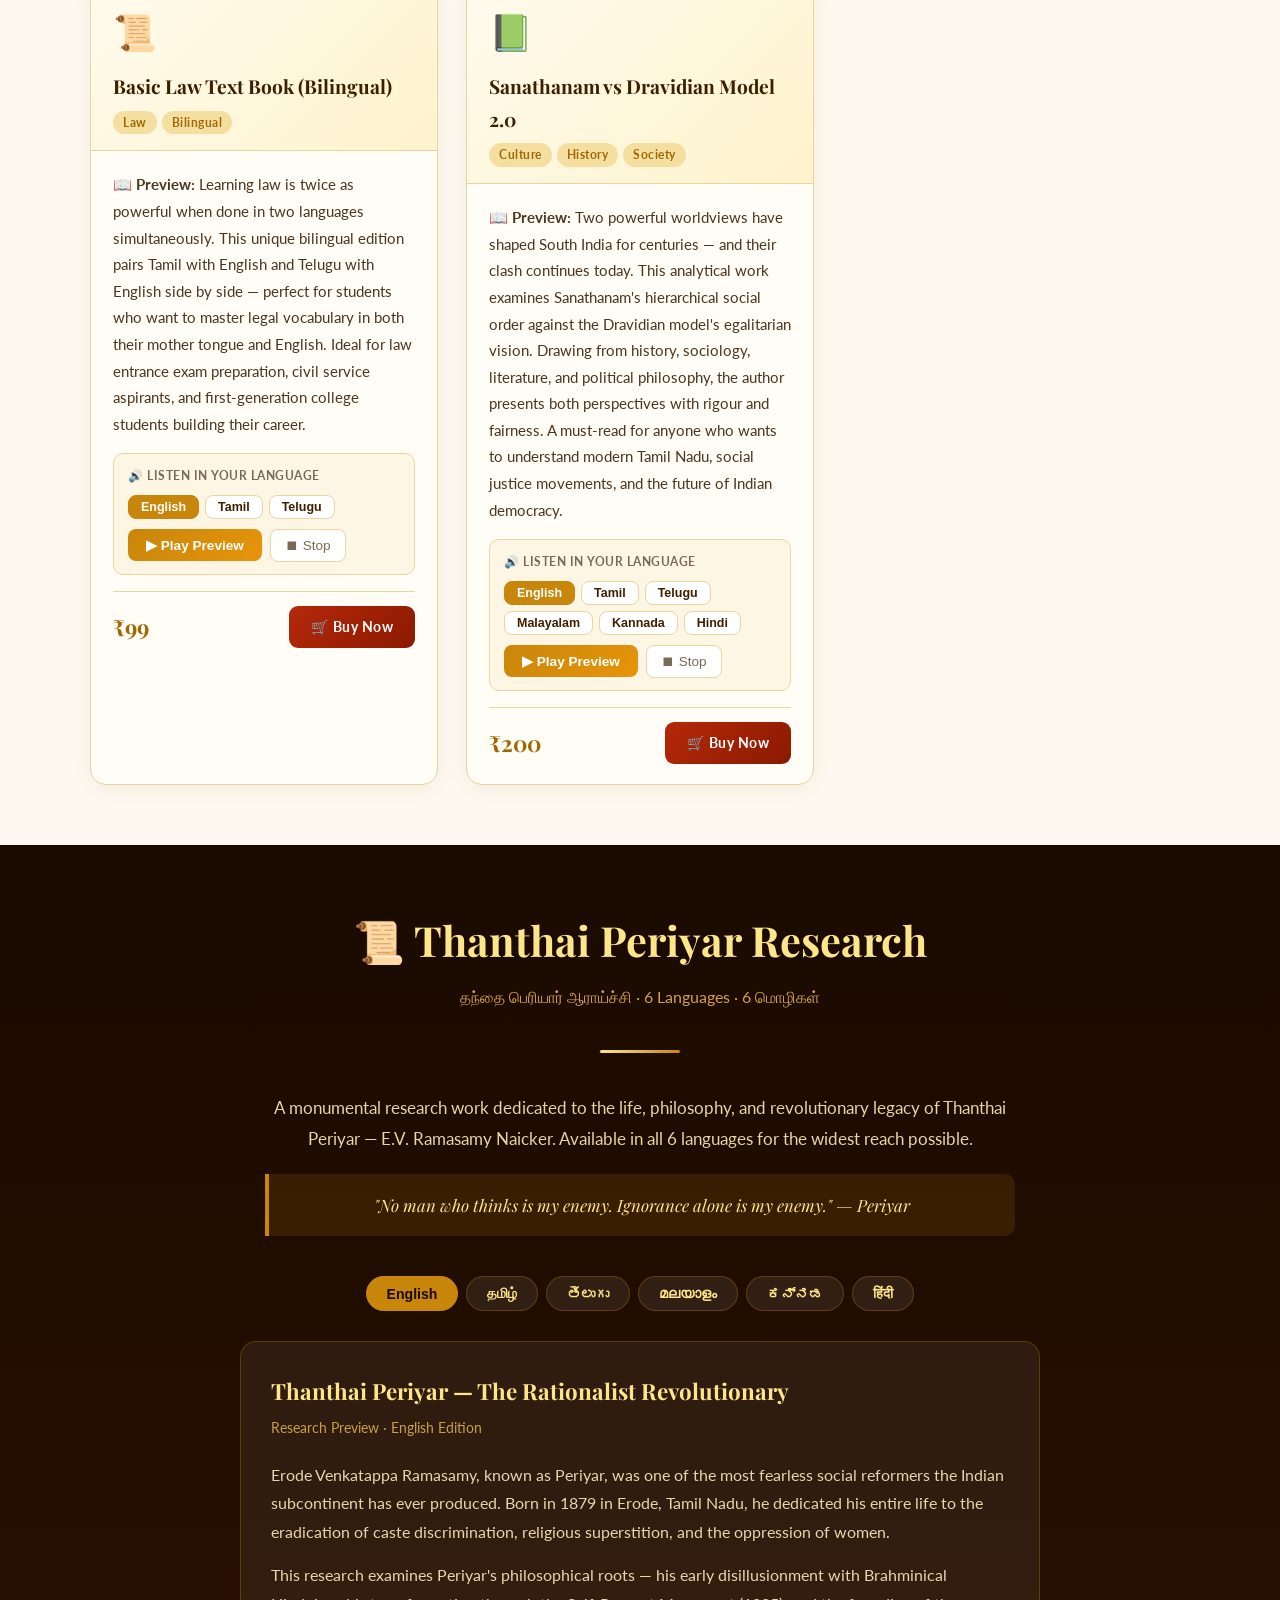
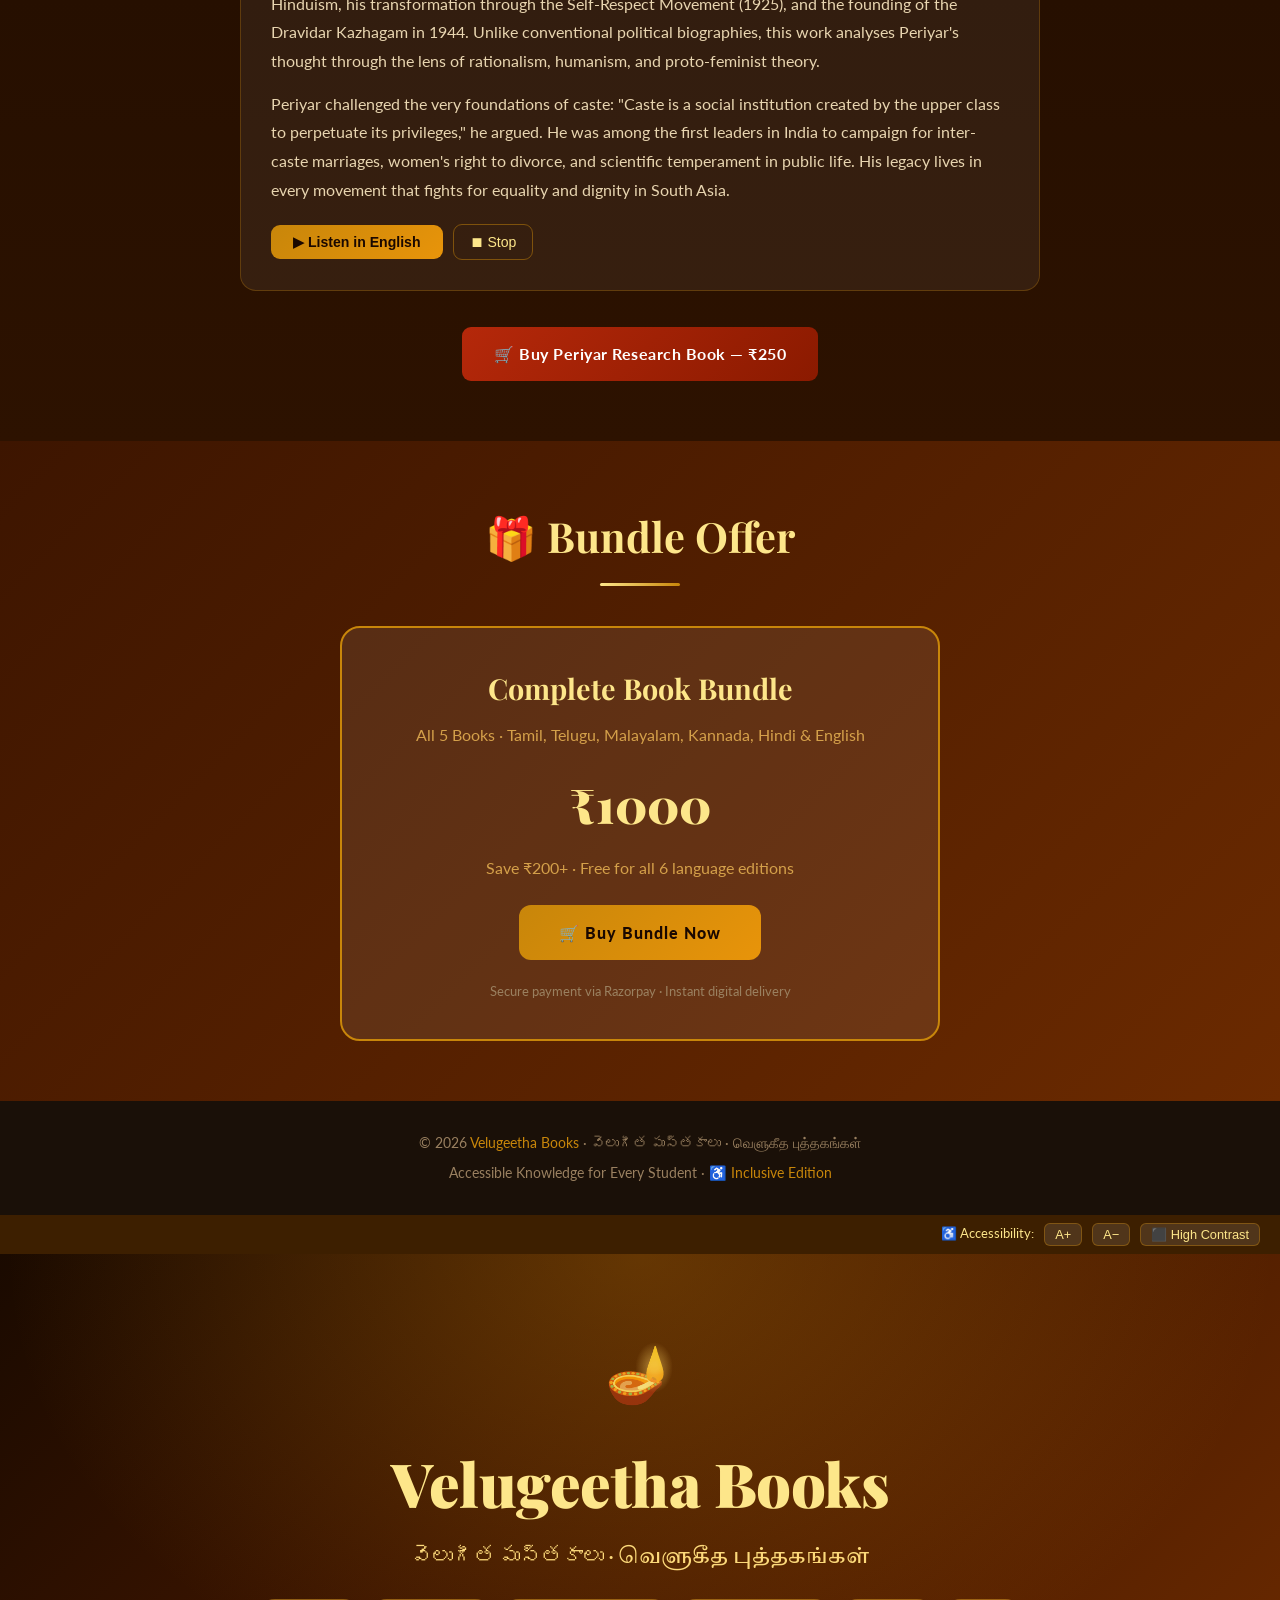
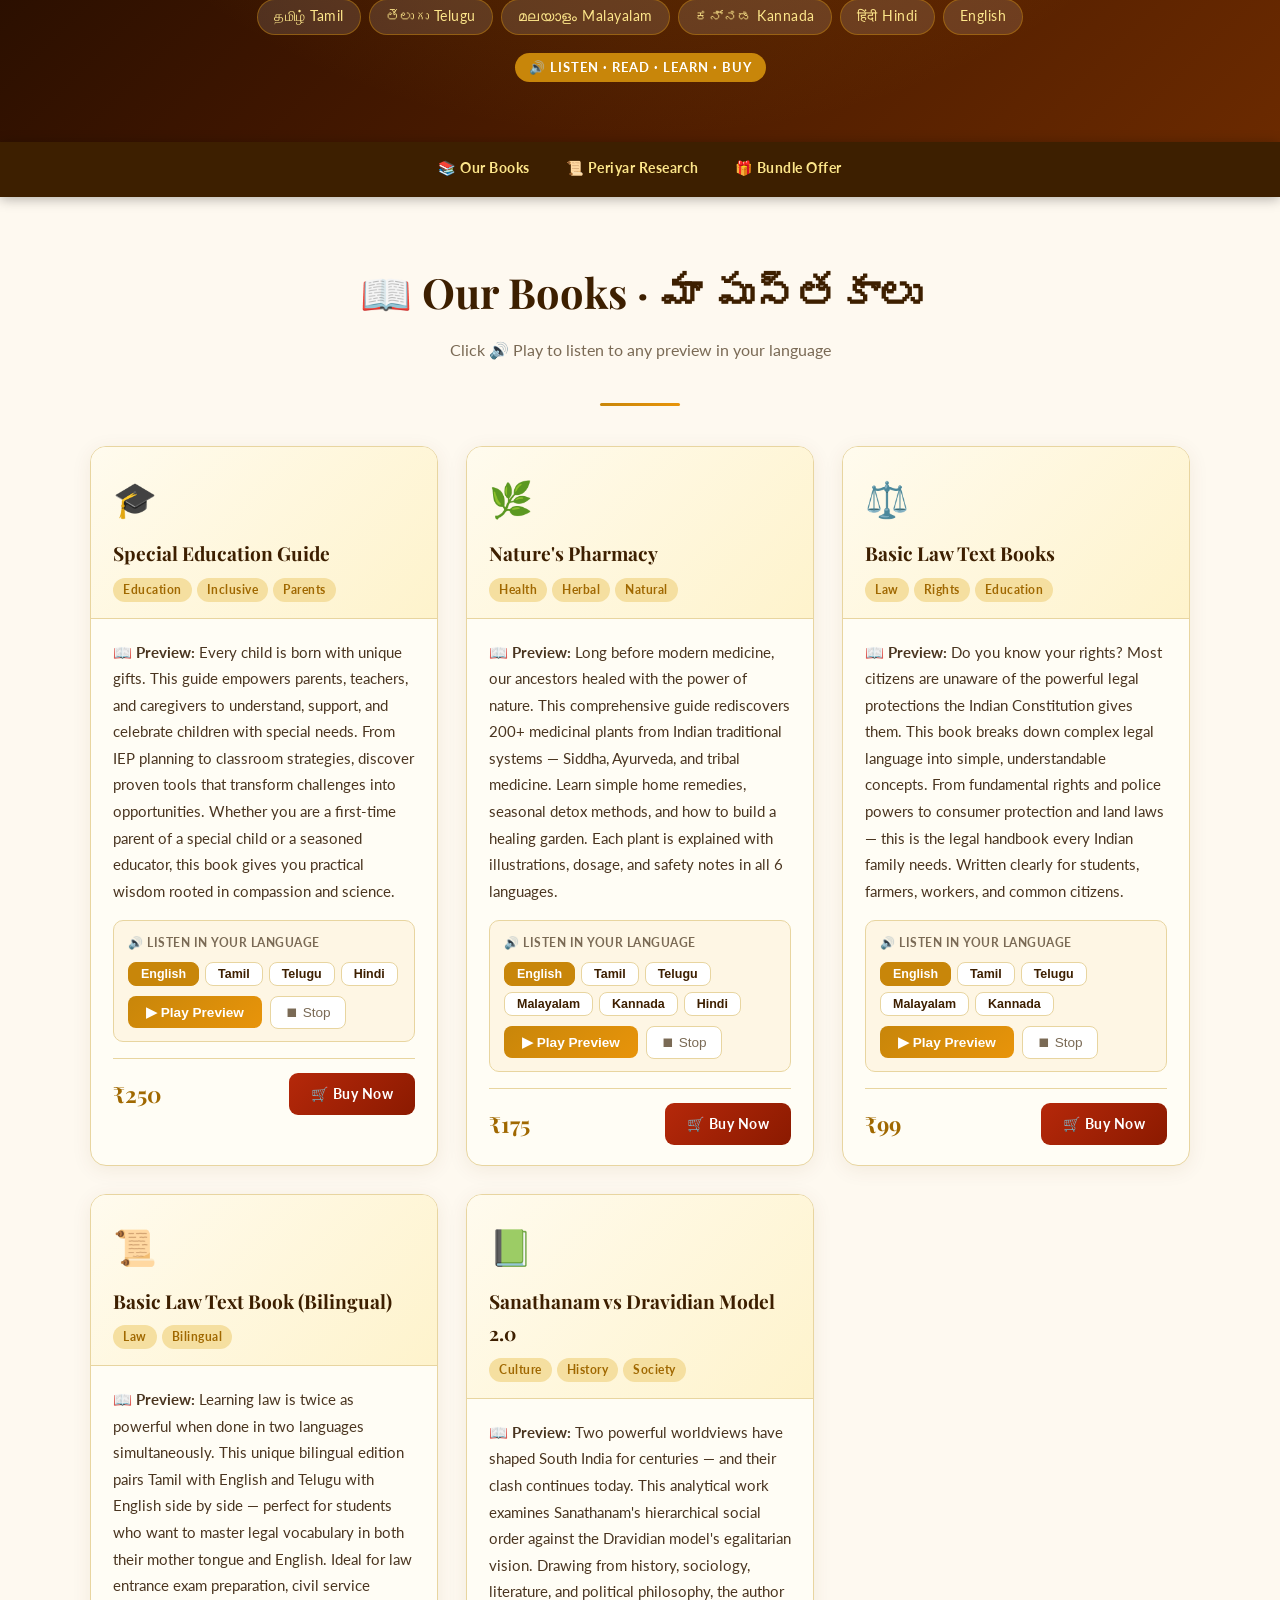
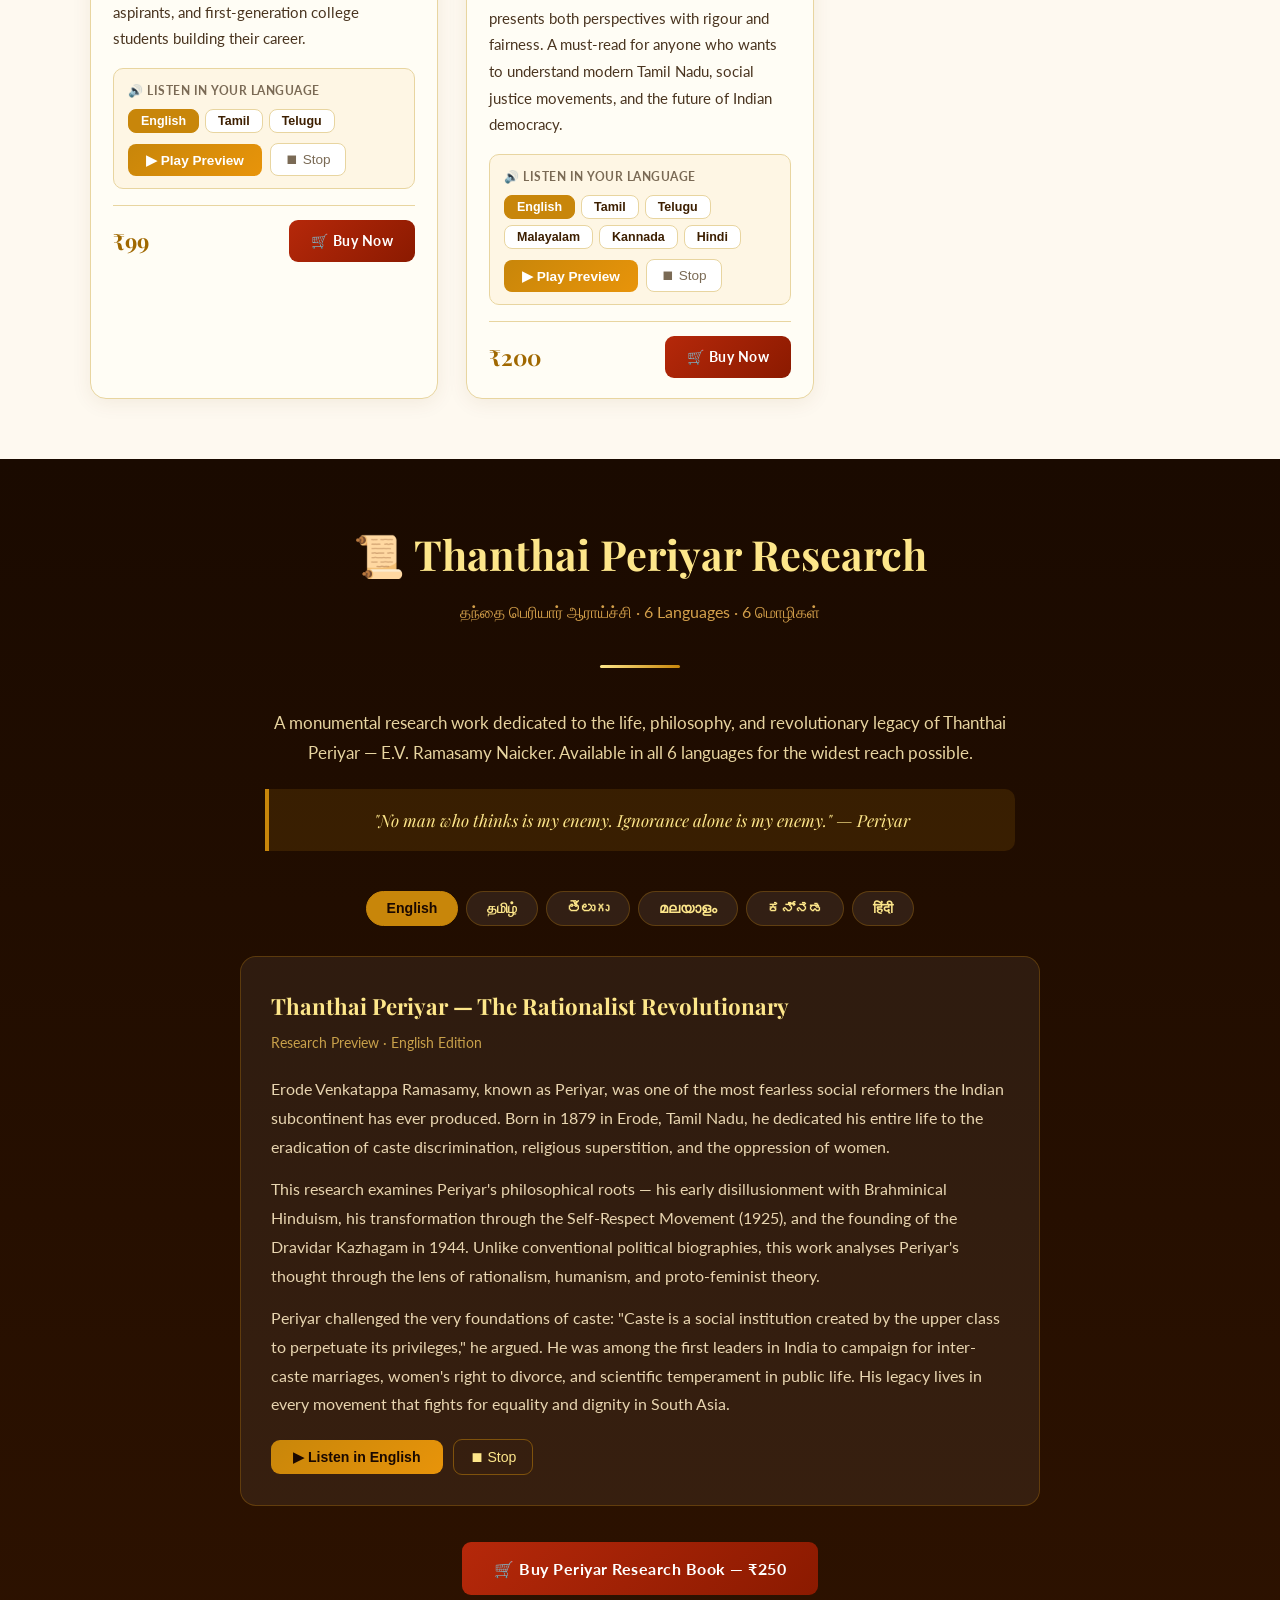
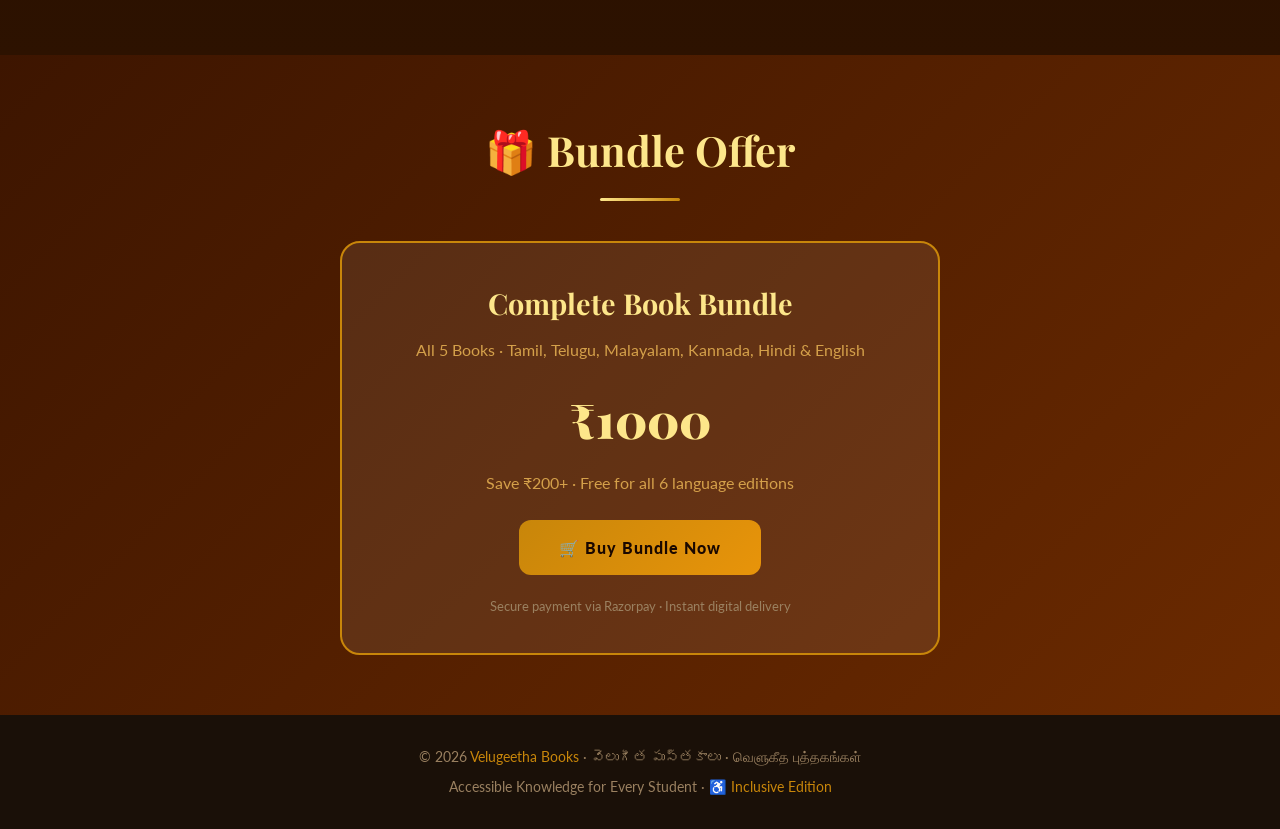
<file: index..html>
<!DOCTYPE html>
<html lang="en">
<head>
<meta charset="UTF-8"/>
<meta name="viewport" content="width=device-width, initial-scale=1.0"/>
<title>Velugeetha Books | వెలుగీత పుస్తకాలు</title>
<link href="https://fonts.googleapis.com/css2?family=Playfair+Display:ital,wght@0,400;0,700;0,900;1,400&family=Tiro+Tamil:ital@0;1&family=Noto+Sans+Telugu:wght@400;600&family=Lato:wght@300;400;700&display=swap" rel="stylesheet"/>
<style>
:root {
  --gold: #c8860a;
  --deep-gold: #a06800;
  --saffron: #e8940a;
  --cream: #fdf6e3;
  --dark: #1a1008;
  --brown: #3d1f00;
  --warm-gray: #7a6a55;
  --accent-red: #b5280a;
  --light-gold: #f5dfa0;
  --bg: #fef9f0;
  --card-bg: #fffdf5;
  --border: #e8d5a0;
}
*{margin:0;padding:0;box-sizing:border-box;}
html{scroll-behavior:smooth;}
body{
  background:var(--bg);
  color:var(--dark);
  font-family:'Lato',sans-serif;
  line-height:1.7;
}

/* HERO */
.hero{
  background: linear-gradient(135deg, #1a0a00 0%, #3d1500 40%, #6b2a00 100%);
  color:#fff;
  padding:70px 20px 60px;
  text-align:center;
  position:relative;
  overflow:hidden;
}
.hero::before{
  content:'';
  position:absolute;inset:0;
  background: radial-gradient(ellipse at 50% 0%, rgba(200,134,10,0.3) 0%, transparent 70%);
}
.hero-lamp{font-size:3.5rem;margin-bottom:12px;display:block;animation:glow 3s ease-in-out infinite alternate;}
@keyframes glow{from{filter:drop-shadow(0 0 8px #ffaa00);} to{filter:drop-shadow(0 0 24px #ffcc44);}}
.hero h1{
  font-family:'Playfair Display',serif;
  font-size:clamp(2.2rem,5vw,3.8rem);
  font-weight:900;
  letter-spacing:-0.5px;
  color:#fde68a;
  position:relative;
}
.hero-sub{
  font-family:'Tiro Tamil',serif;
  font-size:1.3rem;
  color:#fcd97a;
  margin-top:6px;
  position:relative;
}
.lang-tags{
  display:flex;flex-wrap:wrap;justify-content:center;gap:8px;
  margin-top:24px;position:relative;
}
.lang-tag{
  background:rgba(255,255,255,0.12);
  border:1px solid rgba(200,134,10,0.5);
  color:#fde68a;
  padding:5px 16px;
  border-radius:20px;
  font-size:0.85rem;
  letter-spacing:0.5px;
}
.badge{
  display:inline-block;
  background:#c8860a;
  color:#fff;
  padding:4px 14px;
  border-radius:20px;
  font-size:0.8rem;
  font-weight:700;
  letter-spacing:1px;
  margin-top:18px;
  position:relative;
}

/* NAV */
nav{
  background:var(--brown);
  padding:0 20px;
  display:flex;
  justify-content:center;
  gap:4px;
  flex-wrap:wrap;
  position:sticky;top:0;z-index:100;
  box-shadow:0 2px 12px rgba(0,0,0,0.3);
}
nav a{
  color:#fde68a;
  text-decoration:none;
  padding:14px 16px;
  font-size:0.88rem;
  font-weight:700;
  letter-spacing:0.5px;
  border-bottom:3px solid transparent;
  transition:border-color 0.2s,color 0.2s;
}
nav a:hover{border-bottom-color:var(--gold);color:#fff;}

/* SECTIONS */
section{padding:60px 20px;}
.section-title{
  font-family:'Playfair Display',serif;
  font-size:clamp(1.8rem,4vw,2.6rem);
  color:var(--brown);
  text-align:center;
  margin-bottom:8px;
}
.section-sub{
  text-align:center;
  color:var(--warm-gray);
  margin-bottom:40px;
  font-size:1rem;
}
.divider{
  width:80px;height:3px;
  background:linear-gradient(90deg,var(--gold),var(--saffron));
  margin:12px auto 40px;
  border-radius:2px;
}

/* BOOK CARDS */
.books-grid{
  display:grid;
  grid-template-columns:repeat(auto-fit,minmax(300px,1fr));
  gap:28px;
  max-width:1100px;
  margin:0 auto;
}
.book-card{
  background:var(--card-bg);
  border:1px solid var(--border);
  border-radius:16px;
  overflow:hidden;
  box-shadow:0 4px 20px rgba(100,60,0,0.08);
  transition:transform 0.3s,box-shadow 0.3s;
}
.book-card:hover{transform:translateY(-6px);box-shadow:0 12px 36px rgba(100,60,0,0.16);}
.book-header{
  padding:22px 22px 16px;
  border-bottom:1px solid var(--border);
  background:linear-gradient(135deg,#fffbee,#fef3cc);
}
.book-icon{font-size:2.2rem;margin-bottom:8px;display:block;}
.book-title{
  font-family:'Playfair Display',serif;
  font-size:1.2rem;
  font-weight:700;
  color:var(--brown);
  margin-bottom:6px;
}
.book-tags{display:flex;flex-wrap:wrap;gap:5px;margin-top:8px;}
.book-tag{
  background:var(--light-gold);
  color:var(--deep-gold);
  padding:2px 10px;
  border-radius:12px;
  font-size:0.73rem;
  font-weight:700;
  letter-spacing:0.5px;
}
.book-body{padding:20px 22px;}
.book-preview-text{
  font-size:0.95rem;
  color:#4a3520;
  line-height:1.75;
  margin-bottom:16px;
}
.tts-bar{
  background:#fef6e4;
  border:1px solid var(--border);
  border-radius:10px;
  padding:12px 14px;
  margin-bottom:16px;
}
.tts-label{font-size:0.75rem;color:var(--warm-gray);margin-bottom:8px;font-weight:700;letter-spacing:0.5px;}
.tts-langs{display:flex;flex-wrap:wrap;gap:6px;margin-bottom:10px;}
.tts-btn{
  background:#fff;
  border:1.5px solid var(--border);
  color:var(--brown);
  padding:4px 12px;
  border-radius:8px;
  font-size:0.78rem;
  cursor:pointer;
  font-weight:600;
  transition:all 0.2s;
}
.tts-btn:hover,.tts-btn.active{background:var(--gold);border-color:var(--gold);color:#fff;}
.tts-controls{display:flex;gap:8px;align-items:center;}
.play-btn{
  background:linear-gradient(135deg,var(--gold),var(--saffron));
  color:#fff;
  border:none;
  padding:8px 18px;
  border-radius:8px;
  cursor:pointer;
  font-size:0.85rem;
  font-weight:700;
  display:flex;align-items:center;gap:6px;
  transition:opacity 0.2s,transform 0.1s;
}
.play-btn:hover{opacity:0.9;transform:scale(1.02);}
.stop-btn{
  background:#fff;border:1.5px solid var(--border);
  color:var(--warm-gray);padding:8px 14px;
  border-radius:8px;cursor:pointer;font-size:0.85rem;
  transition:all 0.2s;
}
.stop-btn:hover{border-color:var(--accent-red);color:var(--accent-red);}
.tts-status{font-size:0.75rem;color:var(--warm-gray);margin-left:4px;}

.price-row{
  display:flex;align-items:center;justify-content:space-between;
  margin-top:10px;
  padding-top:14px;
  border-top:1px solid var(--border);
}
.price{
  font-family:'Playfair Display',serif;
  font-size:1.4rem;
  font-weight:700;
  color:var(--deep-gold);
}
.buy-btn{
  background:linear-gradient(135deg,var(--accent-red),#8b1a00);
  color:#fff;
  border:none;
  padding:9px 22px;
  border-radius:9px;
  font-weight:700;
  font-size:0.88rem;
  cursor:pointer;
  text-decoration:none;
  display:inline-block;
  transition:opacity 0.2s,transform 0.1s;
  letter-spacing:0.5px;
}
.buy-btn:hover{opacity:0.88;transform:scale(1.03);}

/* PERIYAR SECTION */
#periyar{background:linear-gradient(180deg,#1a0a00 0%,#2d1200 100%);color:#fff;}
#periyar .section-title{color:#fde68a;}
#periyar .section-sub{color:#d4a04a;}
#periyar .divider{background:linear-gradient(90deg,#fde68a,#c8860a);}

.periyar-intro{
  max-width:750px;margin:0 auto 40px;
  text-align:center;
  font-size:1.05rem;
  color:#e8d5a0;
  line-height:1.8;
}
.periyar-quote{
  background:rgba(200,134,10,0.15);
  border-left:4px solid var(--gold);
  padding:16px 20px;
  border-radius:0 10px 10px 0;
  font-style:italic;
  color:#fde68a;
  margin:20px 0;
  font-family:'Playfair Display',serif;
  font-size:1.05rem;
}

.lang-tabs{
  display:flex;flex-wrap:wrap;justify-content:center;gap:8px;
  margin-bottom:30px;
}
.lang-tab{
  background:rgba(255,255,255,0.08);
  border:1.5px solid rgba(200,134,10,0.3);
  color:#fde68a;
  padding:8px 20px;
  border-radius:22px;
  cursor:pointer;
  font-size:0.88rem;
  font-weight:700;
  transition:all 0.2s;
}
.lang-tab:hover,.lang-tab.active{
  background:var(--gold);
  border-color:var(--gold);
  color:#1a0800;
}

.periyar-content{display:none;}
.periyar-content.active{display:block;}
.periyar-card{
  max-width:800px;
  margin:0 auto;
  background:rgba(255,255,255,0.06);
  border:1px solid rgba(200,134,10,0.3);
  border-radius:16px;
  padding:30px;
}
.periyar-card h3{
  font-family:'Playfair Display',serif;
  font-size:1.4rem;
  color:#fde68a;
  margin-bottom:6px;
}
.periyar-card .sub{color:#c8a04a;font-size:0.9rem;margin-bottom:20px;}
.periyar-card p{
  color:#e8d5b0;
  margin-bottom:14px;
  line-height:1.85;
  font-size:0.97rem;
}
.periyar-tts{
  margin-top:20px;
  display:flex;gap:10px;flex-wrap:wrap;align-items:center;
}
.periyar-play{
  background:linear-gradient(135deg,var(--gold),var(--saffron));
  color:#1a0800;
  border:none;padding:9px 22px;
  border-radius:9px;cursor:pointer;
  font-weight:700;font-size:0.88rem;
  display:flex;align-items:center;gap:6px;
}
.periyar-stop{
  background:transparent;
  border:1.5px solid rgba(200,134,10,0.5);
  color:#fde68a;padding:9px 16px;
  border-radius:9px;cursor:pointer;
  font-size:0.88rem;
}

/* BUNDLE */
#bundle{background:linear-gradient(135deg,#3d1500,#6b2a00);}
#bundle .section-title{color:#fde68a;}
#bundle .divider{background:linear-gradient(90deg,#fde68a,#c8860a);}
.bundle-card{
  max-width:600px;margin:0 auto;
  background:rgba(255,255,255,0.08);
  border:2px solid var(--gold);
  border-radius:20px;
  padding:36px;
  text-align:center;
  color:#fff;
}
.bundle-card h3{
  font-family:'Playfair Display',serif;
  font-size:1.8rem;color:#fde68a;margin-bottom:8px;
}
.bundle-price{
  font-family:'Playfair Display',serif;
  font-size:3rem;color:#fde68a;font-weight:900;margin:16px 0 8px;
}
.bundle-sub{color:#d4a04a;margin-bottom:24px;}
.bundle-buy{
  background:linear-gradient(135deg,#c8860a,#e8940a);
  color:#1a0800;border:none;
  padding:14px 40px;border-radius:12px;
  font-size:1rem;font-weight:900;
  cursor:pointer;text-decoration:none;
  display:inline-block;letter-spacing:1px;
  transition:transform 0.2s,opacity 0.2s;
}
.bundle-buy:hover{transform:scale(1.04);opacity:0.92;}

/* FOOTER */
footer{
  background:var(--dark);
  color:#9a8060;
  text-align:center;
  padding:30px 20px;
  font-size:0.88rem;
}
footer span{color:var(--gold);}

/* ACCESSIBILITY */
.access-bar{
  background:var(--brown);
  color:#fde68a;
  padding:8px 20px;
  display:flex;justify-content:flex-end;gap:10px;align-items:center;
  font-size:0.8rem;
}
.access-bar button{
  background:rgba(255,255,255,0.1);
  border:1px solid rgba(200,134,10,0.4);
  color:#fde68a;padding:3px 10px;
  border-radius:6px;cursor:pointer;font-size:0.8rem;
}
.access-bar button:hover{background:var(--gold);color:#fff;}

/* READING INDICATOR */
.reading-dot{
  display:inline-block;
  width:8px;height:8px;
  background:#22c55e;
  border-radius:50%;
  animation:pulse 1.2s ease-in-out infinite;
  margin-right:4px;
}
@keyframes pulse{0%,100%{opacity:1;transform:scale(1);}50%{opacity:0.5;transform:scale(0.7);}}

/* RESPONSIVE */
@media(max-width:600px){
  .books-grid{grid-template-columns:1fr;}
  .price-row{flex-direction:column;gap:12px;align-items:flex-start;}
}
</style>
</head>
<body>

<!-- ACCESSIBILITY BAR -->
<div class="access-bar">
  <span>♿ Accessibility:</span>
  <button onclick="changeFontSize(1)">A+</button>
  <button onclick="changeFontSize(-1)">A−</button>
  <button onclick="toggleContrast()">⬛ High Contrast</button>
</div>

<!-- HERO -->
<header class="hero">
  <span class="hero-lamp">🪔</span>
  <h1>Velugeetha Books</h1>
  <div class="hero-sub">వెలుగీత పుస్తకాలు · வெளுகீத புத்தகங்கள்</div>
  <div class="lang-tags">
    <span class="lang-tag">தமிழ் Tamil</span>
    <span class="lang-tag">తెలుగు Telugu</span>
    <span class="lang-tag">മലയാളം Malayalam</span>
    <span class="lang-tag">ಕನ್ನಡ Kannada</span>
    <span class="lang-tag">हिंदी Hindi</span>
    <span class="lang-tag">English</span>
  </div>
  <div class="badge">🔊 LISTEN · READ · LEARN · BUY</div>
</header>

<!-- NAV -->
<nav>
  <a href="#books">📚 Our Books</a>
  <a href="#periyar">📜 Periyar Research</a>
  <a href="#bundle">🎁 Bundle Offer</a>
</nav>

<!-- BOOKS SECTION -->
<section id="books">
  <h2 class="section-title">📖 Our Books · మా పుస్తకాలు</h2>
  <p class="section-sub">Click 🔊 Play to listen to any preview in your language</p>
  <div class="divider"></div>

  <div class="books-grid">

    <!-- BOOK 1 -->
    <div class="book-card">
      <div class="book-header">
        <span class="book-icon">🎓</span>
        <div class="book-title">Special Education Guide</div>
        <div class="book-tags">
          <span class="book-tag">Education</span>
          <span class="book-tag">Inclusive</span>
          <span class="book-tag">Parents</span>
        </div>
      </div>
      <div class="book-body">
        <div class="book-preview-text" id="preview-1-en">
          <strong>📖 Preview:</strong> Every child is born with unique gifts. This guide empowers parents, teachers, and caregivers to understand, support, and celebrate children with special needs. From IEP planning to classroom strategies, discover proven tools that transform challenges into opportunities. Whether you are a first-time parent of a special child or a seasoned educator, this book gives you practical wisdom rooted in compassion and science.
        </div>
        <div class="tts-bar">
          <div class="tts-label">🔊 LISTEN IN YOUR LANGUAGE</div>
          <div class="tts-langs" id="langs-1">
            <button class="tts-btn active" onclick="selectLang(1,'en-IN','en')">English</button>
            <button class="tts-btn" onclick="selectLang(1,'ta-IN','ta')">Tamil</button>
            <button class="tts-btn" onclick="selectLang(1,'te-IN','te')">Telugu</button>
            <button class="tts-btn" onclick="selectLang(1,'hi-IN','hi')">Hindi</button>
          </div>
          <div class="tts-controls">
            <button class="play-btn" onclick="speakBook(1)">▶ Play Preview</button>
            <button class="stop-btn" onclick="stopSpeech()">⏹ Stop</button>
            <span class="tts-status" id="status-1"></span>
          </div>
        </div>
        <div class="price-row">
          <div class="price">₹250</div>
          <a class="buy-btn" href="https://rzp.io/rzp/42uyqkUq" target="_blank">🛒 Buy Now</a>
        </div>
      </div>
    </div>

    <!-- BOOK 2 -->
    <div class="book-card">
      <div class="book-header">
        <span class="book-icon">🌿</span>
        <div class="book-title">Nature's Pharmacy</div>
        <div class="book-tags">
          <span class="book-tag">Health</span>
          <span class="book-tag">Herbal</span>
          <span class="book-tag">Natural</span>
        </div>
      </div>
      <div class="book-body">
        <div class="book-preview-text" id="preview-2-en">
          <strong>📖 Preview:</strong> Long before modern medicine, our ancestors healed with the power of nature. This comprehensive guide rediscovers 200+ medicinal plants from Indian traditional systems — Siddha, Ayurveda, and tribal medicine. Learn simple home remedies, seasonal detox methods, and how to build a healing garden. Each plant is explained with illustrations, dosage, and safety notes in all 6 languages.
        </div>
        <div class="tts-bar">
          <div class="tts-label">🔊 LISTEN IN YOUR LANGUAGE</div>
          <div class="tts-langs" id="langs-2">
            <button class="tts-btn active" onclick="selectLang(2,'en-IN','en')">English</button>
            <button class="tts-btn" onclick="selectLang(2,'ta-IN','ta')">Tamil</button>
            <button class="tts-btn" onclick="selectLang(2,'te-IN','te')">Telugu</button>
            <button class="tts-btn" onclick="selectLang(2,'ml-IN','ml')">Malayalam</button>
            <button class="tts-btn" onclick="selectLang(2,'kn-IN','kn')">Kannada</button>
            <button class="tts-btn" onclick="selectLang(2,'hi-IN','hi')">Hindi</button>
          </div>
          <div class="tts-controls">
            <button class="play-btn" onclick="speakBook(2)">▶ Play Preview</button>
            <button class="stop-btn" onclick="stopSpeech()">⏹ Stop</button>
            <span class="tts-status" id="status-2"></span>
          </div>
        </div>
        <div class="price-row">
          <div class="price">₹175</div>
          <a class="buy-btn" href="https://rzp.io/rzp/JQ8Cal6" target="_blank">🛒 Buy Now</a>
        </div>
      </div>
    </div>

    <!-- BOOK 3 -->
    <div class="book-card">
      <div class="book-header">
        <span class="book-icon">⚖️</span>
        <div class="book-title">Basic Law Text Books</div>
        <div class="book-tags">
          <span class="book-tag">Law</span>
          <span class="book-tag">Rights</span>
          <span class="book-tag">Education</span>
        </div>
      </div>
      <div class="book-body">
        <div class="book-preview-text" id="preview-3-en">
          <strong>📖 Preview:</strong> Do you know your rights? Most citizens are unaware of the powerful legal protections the Indian Constitution gives them. This book breaks down complex legal language into simple, understandable concepts. From fundamental rights and police powers to consumer protection and land laws — this is the legal handbook every Indian family needs. Written clearly for students, farmers, workers, and common citizens.
        </div>
        <div class="tts-bar">
          <div class="tts-label">🔊 LISTEN IN YOUR LANGUAGE</div>
          <div class="tts-langs" id="langs-3">
            <button class="tts-btn active" onclick="selectLang(3,'en-IN','en')">English</button>
            <button class="tts-btn" onclick="selectLang(3,'ta-IN','ta')">Tamil</button>
            <button class="tts-btn" onclick="selectLang(3,'te-IN','te')">Telugu</button>
            <button class="tts-btn" onclick="selectLang(3,'ml-IN','ml')">Malayalam</button>
            <button class="tts-btn" onclick="selectLang(3,'kn-IN','kn')">Kannada</button>
          </div>
          <div class="tts-controls">
            <button class="play-btn" onclick="speakBook(3)">▶ Play Preview</button>
            <button class="stop-btn" onclick="stopSpeech()">⏹ Stop</button>
            <span class="tts-status" id="status-3"></span>
          </div>
        </div>
        <div class="price-row">
          <div class="price">₹99</div>
          <a class="buy-btn" href="https://rzp.io/rzp/V5V2VZk" target="_blank">🛒 Buy Now</a>
        </div>
      </div>
    </div>

    <!-- BOOK 4 -->
    <div class="book-card">
      <div class="book-header">
        <span class="book-icon">📜</span>
        <div class="book-title">Basic Law Text Book (Bilingual)</div>
        <div class="book-tags">
          <span class="book-tag">Law</span>
          <span class="book-tag">Bilingual</span>
        </div>
      </div>
      <div class="book-body">
        <div class="book-preview-text" id="preview-4-en">
          <strong>📖 Preview:</strong> Learning law is twice as powerful when done in two languages simultaneously. This unique bilingual edition pairs Tamil with English and Telugu with English side by side — perfect for students who want to master legal vocabulary in both their mother tongue and English. Ideal for law entrance exam preparation, civil service aspirants, and first-generation college students building their career.
        </div>
        <div class="tts-bar">
          <div class="tts-label">🔊 LISTEN IN YOUR LANGUAGE</div>
          <div class="tts-langs" id="langs-4">
            <button class="tts-btn active" onclick="selectLang(4,'en-IN','en')">English</button>
            <button class="tts-btn" onclick="selectLang(4,'ta-IN','ta')">Tamil</button>
            <button class="tts-btn" onclick="selectLang(4,'te-IN','te')">Telugu</button>
          </div>
          <div class="tts-controls">
            <button class="play-btn" onclick="speakBook(4)">▶ Play Preview</button>
            <button class="stop-btn" onclick="stopSpeech()">⏹ Stop</button>
            <span class="tts-status" id="status-4"></span>
          </div>
        </div>
        <div class="price-row">
          <div class="price">₹99</div>
          <a class="buy-btn" href="https://rzp.io/rzp/fcW9Hv6X" target="_blank">🛒 Buy Now</a>
        </div>
      </div>
    </div>

    <!-- BOOK 5 -->
    <div class="book-card">
      <div class="book-header">
        <span class="book-icon">📗</span>
        <div class="book-title">Sanathanam vs Dravidian Model 2.0</div>
        <div class="book-tags">
          <span class="book-tag">Culture</span>
          <span class="book-tag">History</span>
          <span class="book-tag">Society</span>
        </div>
      </div>
      <div class="book-body">
        <div class="book-preview-text" id="preview-5-en">
          <strong>📖 Preview:</strong> Two powerful worldviews have shaped South India for centuries — and their clash continues today. This analytical work examines Sanathanam's hierarchical social order against the Dravidian model's egalitarian vision. Drawing from history, sociology, literature, and political philosophy, the author presents both perspectives with rigour and fairness. A must-read for anyone who wants to understand modern Tamil Nadu, social justice movements, and the future of Indian democracy.
        </div>
        <div class="tts-bar">
          <div class="tts-label">🔊 LISTEN IN YOUR LANGUAGE</div>
          <div class="tts-langs" id="langs-5">
            <button class="tts-btn active" onclick="selectLang(5,'en-IN','en')">English</button>
            <button class="tts-btn" onclick="selectLang(5,'ta-IN','ta')">Tamil</button>
            <button class="tts-btn" onclick="selectLang(5,'te-IN','te')">Telugu</button>
            <button class="tts-btn" onclick="selectLang(5,'ml-IN','ml')">Malayalam</button>
            <button class="tts-btn" onclick="selectLang(5,'kn-IN','kn')">Kannada</button>
            <button class="tts-btn" onclick="selectLang(5,'hi-IN','hi')">Hindi</button>
          </div>
          <div class="tts-controls">
            <button class="play-btn" onclick="speakBook(5)">▶ Play Preview</button>
            <button class="stop-btn" onclick="stopSpeech()">⏹ Stop</button>
            <span class="tts-status" id="status-5"></span>
          </div>
        </div>
        <div class="price-row">
          <div class="price">₹200</div>
          <a class="buy-btn" href="https://rzp.io/rzp/WAOZRNp" target="_blank">🛒 Buy Now</a>
        </div>
      </div>
    </div>

  </div>
</section>

<!-- PERIYAR SECTION -->
<section id="periyar">
  <h2 class="section-title">📜 Thanthai Periyar Research</h2>
  <p class="section-sub">தந்தை பெரியார் ஆராய்ச்சி · 6 Languages · 6 மொழிகள்</p>
  <div class="divider"></div>

  <div class="periyar-intro">
    A monumental research work dedicated to the life, philosophy, and revolutionary legacy of Thanthai Periyar — E.V. Ramasamy Naicker. Available in all 6 languages for the widest reach possible.
    <div class="periyar-quote">"No man who thinks is my enemy. Ignorance alone is my enemy." — Periyar</div>
  </div>

  <div class="lang-tabs">
    <button class="lang-tab active" onclick="showPeriyar('en')">English</button>
    <button class="lang-tab" onclick="showPeriyar('ta')">தமிழ்</button>
    <button class="lang-tab" onclick="showPeriyar('te')">తెలుగు</button>
    <button class="lang-tab" onclick="showPeriyar('ml')">മലയാളം</button>
    <button class="lang-tab" onclick="showPeriyar('kn')">ಕನ್ನಡ</button>
    <button class="lang-tab" onclick="showPeriyar('hi')">हिंदी</button>
  </div>

  <!-- ENGLISH -->
  <div class="periyar-content active" id="periyar-en">
    <div class="periyar-card">
      <h3>Thanthai Periyar — The Rationalist Revolutionary</h3>
      <div class="sub">Research Preview · English Edition</div>
      <p>Erode Venkatappa Ramasamy, known as Periyar, was one of the most fearless social reformers the Indian subcontinent has ever produced. Born in 1879 in Erode, Tamil Nadu, he dedicated his entire life to the eradication of caste discrimination, religious superstition, and the oppression of women.</p>
      <p>This research examines Periyar's philosophical roots — his early disillusionment with Brahminical Hinduism, his transformation through the Self-Respect Movement (1925), and the founding of the Dravidar Kazhagam in 1944. Unlike conventional political biographies, this work analyses Periyar's thought through the lens of rationalism, humanism, and proto-feminist theory.</p>
      <p>Periyar challenged the very foundations of caste: "Caste is a social institution created by the upper class to perpetuate its privileges," he argued. He was among the first leaders in India to campaign for inter-caste marriages, women's right to divorce, and scientific temperament in public life. His legacy lives in every movement that fights for equality and dignity in South Asia.</p>
      <div class="periyar-tts">
        <button class="periyar-play" onclick="speakPeriyar('en-IN','periyar-en')">▶ Listen in English</button>
        <button class="periyar-stop" onclick="stopSpeech()">⏹ Stop</button>
        <span class="tts-status" id="status-periyar"></span>
      </div>
    </div>
  </div>

  <!-- TAMIL -->
  <div class="periyar-content" id="periyar-ta">
    <div class="periyar-card">
      <h3>தந்தை பெரியார் — பகுத்தறிவு புரட்சியாளர்</h3>
      <div class="sub">ஆராய்ச்சி முன்னோட்டம் · தமிழ் பதிப்பு</div>
      <p>ஈரோடு வெங்கடப்ப இராமசாமி — பெரியார் என்று அன்போடு அழைக்கப்படும் இந்த மாமேதை, இந்திய துணைக்கண்டம் கண்ட மிகத் துணிச்சலான சமூக சீர்திருத்தவாதிகளில் ஒருவர். 1879 ஆம் ஆண்டு தமிழ்நாட்டின் ஈரோட்டில் பிறந்த அவர், தனது வாழ்நாள் முழுவதையும் சாதி பாகுபாடு, மூடநம்பிக்கை, மற்றும் பெண் ஒடுக்குமுறை ஆகியவற்றை ஒழிக்கும் போராட்டத்திற்கே அர்ப்பணித்தார்.</p>
      <p>இந்த ஆராய்ச்சி நூல், பெரியாரின் தத்துவ வேர்களை ஆழமாக ஆராய்கிறது — 1925 ஆம் ஆண்டு சுயமரியாதை இயக்கம் தொடங்கி, 1944 இல் திராவிட கழகம் நிறுவப்படும் வரையிலான அவரது தொலைநோக்கான பயணத்தை விவரிக்கிறது. "சாதி என்பது மேல்தட்டு மக்கள் தங்கள் சலுகைகளைத் தக்கவைத்துக்கொள்ள உருவாக்கிய சமூக அமைப்பு" என்று அவர் கூறினார்.</p>
      <p>சாதிகளைக் கடந்த திருமணம், பெண்களின் விவாகரத்து உரிமை, அறிவியல் சிந்தனை ஆகியவற்றுக்காக இந்தியாவில் முதன்முதலில் குரல் கொடுத்தவர் பெரியார். அவரது மரபு தென்னாசியாவின் ஒவ்வொரு சமத்துவ இயக்கத்திலும் தொடர்கிறது.</p>
      <div class="periyar-tts">
        <button class="periyar-play" onclick="speakPeriyar('ta-IN','periyar-ta')">▶ தமிழில் கேளுங்கள்</button>
        <button class="periyar-stop" onclick="stopSpeech()">⏹ நிறுத்து</button>
      </div>
    </div>
  </div>

  <!-- TELUGU -->
  <div class="periyar-content" id="periyar-te">
    <div class="periyar-card">
      <h3>తంతై పెరియార్ — హేతువాద విప్లవకారుడు</h3>
      <div class="sub">పరిశోధన పూర్వావలోకనం · తెలుగు సంచిక</div>
      <p>ఈరోడు వెంకటప్ప రామసామి — ప్రేమతో పెరియార్ అని పిలవబడే ఈ మహానేత, భారత ఉపఖండం చూసిన అత్యంత సాహసోపేత సామాజిక సంస్కర్తలలో ఒకరు. 1879లో తమిళనాడులోని ఈరోడులో జన్మించిన ఆయన, కులవివక్ష, మూఢనమ్మకాలు, మహిళల అణచివేత వంటివాటిని నిర్మూలించడానికి తన జీవితాన్ని అంకితం చేశారు.</p>
      <p>ఈ పరిశోధన గ్రంథం పెరియార్ తత్త్వశాస్త్రపు మూలాలను లోతుగా అన్వేషిస్తుంది — 1925 స్వాభిమాన ఉద్యమం నుండి 1944లో ద్రావిడ కళగం స్థాపన వరకు ఆయన దూరదృష్టి పూర్వక ప్రయాణాన్ని వివరిస్తుంది. "కులం అనేది అగ్రవర్ణాలు తమ అధికారాన్ని కాపాడుకోవడానికి సృష్టించిన సాంఘిక సంస్థ" అని ఆయన ప్రకటించారు.</p>
      <div class="periyar-tts">
        <button class="periyar-play" onclick="speakPeriyar('te-IN','periyar-te')">▶ తెలుగులో వినండి</button>
        <button class="periyar-stop" onclick="stopSpeech()">⏹ ఆపు</button>
      </div>
    </div>
  </div>

  <!-- MALAYALAM -->
  <div class="periyar-content" id="periyar-ml">
    <div class="periyar-card">
      <h3>തന്തൈ പെരിയാർ — യുക്തിവാദ വിപ്ലവകാരി</h3>
      <div class="sub">ഗവേഷണ പ്രിവ്യൂ · മലയാളം പതിപ്പ്</div>
      <p>ഈരോഡ് വെങ്കടപ്പ രാമസ്വാമി — സ്നേഹത്തോടെ പെരിയാർ എന്ന് വിളിക്കപ്പെടുന്ന ഈ മഹാനായ നേതാവ്, ഭാരതീയ ഉപഭൂഖണ്ഡം കണ്ട ഏറ്റവും ധൈര്യശാലിയായ സാമൂഹ്യ പരിഷ്കർത്താക്കളിൽ ഒരാളാണ്. 1879-ൽ തമിഴ്‌നാട്ടിലെ ഈരോഡിൽ ജനിച്ച അദ്ദേഹം, ജാതിവ്യത്യാസം, അന്ധവിശ്വാസം, സ്ത്രീ അടിമത്തം എന്നിവ ഇല്ലാതാക്കുന്നതിനായി തന്റെ ജീവൻ ഉഴിഞ്ഞുവച്ചു.</p>
      <p>ഈ ഗവേഷണ ഗ്രന്ഥം പെരിയാറിന്റെ ദർശനത്തിന്റെ വേരുകൾ ആഴത്തിൽ അന്വേഷിക്കുന്നു — 1925-ലെ സ്വാഭിമാന പ്രസ്ഥാനം മുതൽ 1944-ൽ ദ്രാവിഡ കഴകം സ്ഥാപിക്കുന്നതുവരെ അദ്ദേഹത്തിന്റെ ദൂരദർശിത്വമുള്ള യാത്ര വിവരിക്കുന്നു.</p>
      <div class="periyar-tts">
        <button class="periyar-play" onclick="speakPeriyar('ml-IN','periyar-ml')">▶ മലയാളത്തിൽ കേൾക്കൂ</button>
        <button class="periyar-stop" onclick="stopSpeech()">⏹ നിർത്തുക</button>
      </div>
    </div>
  </div>

  <!-- KANNADA -->
  <div class="periyar-content" id="periyar-kn">
    <div class="periyar-card">
      <h3>ತಂದೆ ಪೆರಿಯಾರ್ — ತಾರ್ಕಿಕ ಕ್ರಾಂತಿಕಾರಿ</h3>
      <div class="sub">ಸಂಶೋಧನಾ ಮುನ್ನೋಟ · ಕನ್ನಡ ಆವೃತ್ತಿ</div>
      <p>ಈರೋಡು ವೆಂಕಟಪ್ಪ ರಾಮಸ್ವಾಮಿ — ಪ್ರೀತಿಯಿಂದ ಪೆರಿಯಾರ್ ಎಂದು ಕರೆಯಲ್ಪಡುವ ಈ ಮಹಾನಾಯಕ, ಭಾರತೀಯ ಉಪಖಂಡ ಕಂಡ ಅತ್ಯಂತ ಧೈರ್ಯಶಾಲಿ ಸಾಮಾಜಿಕ ಸುಧಾರಕರಲ್ಲಿ ಒಬ್ಬರು. 1879ರಲ್ಲಿ ತಮಿಳುನಾಡಿನ ಈರೋಡಿನಲ್ಲಿ ಜನಿಸಿದ ಅವರು, ಜಾತಿ ತಾರತಮ್ಯ, ಮೂಢನಂಬಿಕೆ ಮತ್ತು ಮಹಿಳೆಯರ ಶೋಷಣೆಯನ್ನು ನಿರ್ಮೂಲನ ಮಾಡಲು ತಮ್ಮ ಜೀವನವನ್ನು ಅರ್ಪಿಸಿದರು.</p>
      <p>ಈ ಸಂಶೋಧನಾ ಗ್ರಂಥ ಪೆರಿಯಾರ್ ಅವರ ತತ್ತ್ವಶಾಸ್ತ್ರದ ಮೂಲಗಳನ್ನು ಆಳವಾಗಿ ಅನ್ವೇಷಿಸುತ್ತದೆ — 1925ರ ಸ್ವಾಭಿಮಾನ ಚಳವಳಿಯಿಂದ 1944ರಲ್ಲಿ ದ್ರಾವಿಡ ಕಳಗ ಸ್ಥಾಪನೆಯವರೆಗಿನ ಅವರ ದೂರದೃಷ್ಟಿಯ ಪ್ರಯಾಣವನ್ನು ವಿವರಿಸುತ್ತದೆ.</p>
      <div class="periyar-tts">
        <button class="periyar-play" onclick="speakPeriyar('kn-IN','periyar-kn')">▶ ಕನ್ನಡದಲ್ಲಿ ಕೇಳಿ</button>
        <button class="periyar-stop" onclick="stopSpeech()">⏹ ನಿಲ್ಲಿಸು</button>
      </div>
    </div>
  </div>

  <!-- HINDI -->
  <div class="periyar-content" id="periyar-hi">
    <div class="periyar-card">
      <h3>थंथाई पेरियार — तर्कशील क्रांतिकारी</h3>
      <div class="sub">शोध पूर्वावलोकन · हिंदी संस्करण</div>
      <p>ईरोड वेंकटप्पा रामास्वामी — प्यार से पेरियार कहे जाने वाले इस महापुरुष ने भारतीय उपमहाद्वीप में सबसे साहसी सामाजिक सुधारकों में से एक की भूमिका निभाई। 1879 में तमिलनाडु के ईरोड में जन्मे उन्होंने अपना सम्पूर्ण जीवन जातिभेद, धार्मिक अंधविश्वास और महिलाओं के उत्पीड़न को समाप्त करने के संघर्ष में अर्पित कर दिया।</p>
      <p>यह शोध ग्रंथ पेरियार के दर्शन की जड़ों की गहराई से पड़ताल करता है — 1925 के स्वाभिमान आंदोलन से लेकर 1944 में द्रविड़ कळगम की स्थापना तक उनकी दूरदर्शी यात्रा का वर्णन करता है। "जाति एक ऐसी सामाजिक संस्था है जिसे उच्च वर्ग ने अपने विशेषाधिकारों को बनाए रखने के लिए बनाया," — यह पेरियार का घोषणा था।</p>
      <p>अंतरजातीय विवाह, महिलाओं के तलाक के अधिकार और सार्वजनिक जीवन में वैज्ञानिक दृष्टिकोण के लिए भारत में सबसे पहले आवाज उठाने वाले पेरियार की विरासत दक्षिण एशिया के प्रत्येक समानता आंदोलन में जीवित है।</p>
      <div class="periyar-tts">
        <button class="periyar-play" onclick="speakPeriyar('hi-IN','periyar-hi')">▶ हिंदी में सुनें</button>
        <button class="periyar-stop" onclick="stopSpeech()">⏹ रोकें</button>
      </div>
    </div>
  </div>

  <div style="text-align:center;margin-top:36px;">
    <a class="buy-btn" href="https://rzp.io/rzp/mZMZeHC" target="_blank" style="font-size:1rem;padding:13px 32px;">🛒 Buy Periyar Research Book — ₹250</a>
  </div>
</section>

<!-- BUNDLE -->
<section id="bundle">
  <h2 class="section-title">🎁 Bundle Offer</h2>
  <div class="divider"></div>
  <div class="bundle-card">
    <h3>Complete Book Bundle</h3>
    <p style="color:#d4a04a;">All 5 Books · Tamil, Telugu, Malayalam, Kannada, Hindi & English</p>
    <div class="bundle-price">₹1000</div>
    <div class="bundle-sub">Save ₹200+ · Free for all 6 language editions</div>
    <a class="bundle-buy" href="https://rzp.io/rzp/ogRdyIrA" target="_blank">🛒 Buy Bundle Now</a>
    <p style="margin-top:20px;color:#9a8060;font-size:0.82rem;">Secure payment via Razorpay · Instant digital delivery</p>
  </div>
</section>

<!-- FOOTER -->
<footer>
  <p>© 2026 <span>Velugeetha Books</span> · వెలుగీత పుస్తకాలు · வெளுகீத புத்தகங்கள்</p>
  <p style="margin-top:6px;">Accessible Knowledge for Every Student · <span>♿ Inclusive Edition</span></p>
</footer>

<script>
// ===== TTS STATE =====
const bookLangs = {1:'en-IN',2:'en-IN',3:'en-IN',4:'en-IN',5:'en-IN'};

function selectLang(bookId, langCode, langKey){
  bookLangs[bookId] = langCode;
  const btns = document.querySelectorAll(`#langs-${bookId} .tts-btn`);
  btns.forEach(b=>b.classList.remove('active'));
  event.target.classList.add('active');
}

function getBookText(bookId, lang){
  const texts = {
    1:{
      'en-IN':"Every child is born with unique gifts. This guide empowers parents, teachers, and caregivers to understand, support, and celebrate children with special needs. From IEP planning to classroom strategies, discover proven tools that transform challenges into opportunities.",
      'ta-IN':"ஒவ்வொரு குழந்தையும் தனிப்பட்ட திறன்களுடன் பிறக்கிறது. இந்த வழிகாட்டி, சிறப்பு தேவை கொண்ட குழந்தைகளை புரிந்துகொண்டு ஆதரிக்க பெற்றோர், ஆசிரியர்கள், மற்றும் பராமரிப்பாளர்களுக்கு உதவுகிறது.",
      'te-IN':"ప్రతి పిల్లవాడు ప్రత్యేక బహుమతులతో జన్మిస్తారు. ఈ గైడ్ తల్లిదండ్రులు, ఉపాధ్యాయులు మరియు సంరక్షకులకు ప్రత్యేక అవసరాలున్న పిల్లలను అర్థం చేసుకుని, మద్దతు ఇవ్వడానికి శక్తి ఇస్తుంది.",
      'hi-IN':"हर बच्चा अनूठी प्रतिभाओं के साथ जन्म लेता है। यह मार्गदर्शिका माता-पिता, शिक्षकों और देखभालकर्ताओं को विशेष आवश्यकताओं वाले बच्चों को समझने और समर्थन देने में सशक्त बनाती है।"
    },
    2:{
      'en-IN':"Long before modern medicine, our ancestors healed with the power of nature. This comprehensive guide rediscovers 200 plus medicinal plants from Indian traditional systems. Learn simple home remedies, seasonal detox methods, and how to build a healing garden.",
      'ta-IN':"நவீன மருத்துவத்திற்கு எத்தனையோ ஆண்டுகளுக்கு முன்பே, நம் முன்னோர்கள் இயற்கையின் சக்தியால் குணமடைந்தனர். இந்த விரிவான வழிகாட்டி இந்திய பாரம்பரிய மருத்துவ முறைகளிலிருந்து 200 க்கும் மேற்பட்ட மூலிகை தாவரங்களை மீண்டும் கண்டுபிடிக்கிறது.",
      'te-IN':"ఆధునిక వైద్యానికి చాలా ముందే, మన పూర్వీకులు ప్రకృతి శక్తితో నయం చేసుకున్నారు. ఈ సమగ్ర గైడ్ భారతీయ సంప్రదాయ వైద్య విధానాల నుండి 200 కంటే ఎక్కువ ఔషధ మొక్కలను మళ్లీ కనుగొంటుంది.",
      'ml-IN':"ആധുനിക വൈദ്യശാസ്ത്രത്തിന് വളരെ മുമ്പ്, നമ്മുടെ പൂർവ്വ പിതാക്കന്മാർ പ്രകൃതിയുടെ ശക്തി ഉപയോഗിച്ച് സൗഖ്യം പ്രാപിച്ചു. ഈ സമഗ്രമായ ഗൈഡ് ഇന്ത്യൻ പഴമൊഴി വൈദ്യ സമ്പ്രദായങ്ങളിൽ നിന്ന് 200 ലധികം ഔഷധ സസ്യങ്ങളെ വീണ്ടും കണ്ടെത്തുന്നു.",
      'kn-IN':"ಆಧುನಿಕ ವೈದ್ಯಶಾಸ್ತ್ರಕ್ಕೆ ಬಹಳ ಮೊದಲೇ, ನಮ್ಮ ಪೂರ್ವಜರು ಪ್ರಕೃತಿಯ ಶಕ್ತಿಯಿಂದ ಗುಣವಾಗಿದ್ದರು. ಈ ಸಮಗ್ರ ಮಾರ್ಗದರ್ಶಿ ಭಾರತೀಯ ಸಾಂಪ್ರದಾಯಿಕ ವೈದ್ಯ ಪದ್ಧತಿಗಳಿಂದ 200 ಕ್ಕೂ ಹೆಚ್ಚು ಔಷಧೀಯ ಸಸ್ಯಗಳನ್ನು ಮತ್ತೆ ಕಂಡುಕೊಳ್ಳುತ್ತದೆ.",
      'hi-IN':"आधुनिक चिकित्सा से बहुत पहले, हमारे पूर्वज प्रकृति की शक्ति से ठीक होते थे। यह व्यापक मार्गदर्शिका भारतीय पारंपरिक चिकित्सा प्रणालियों से 200 से अधिक औषधीय पौधों को फिर से खोजती है।"
    },
    3:{
      'en-IN':"Do you know your rights? Most citizens are unaware of the powerful legal protections the Indian Constitution gives them. This book breaks down complex legal language into simple understandable concepts. From fundamental rights and police powers to consumer protection and land laws.",
      'ta-IN':"உங்கள் உரிமைகள் தெரியுமா? இந்திய அரசியலமைப்பு வழங்கும் சக்திவாய்ந்த சட்ட பாதுகாப்புகளை பெரும்பாலான குடிமக்கள் அறியார்கள். இந்த புத்தகம் சிக்கலான சட்ட மொழியை எளிய புரிந்துகொள்ளக்கூடிய கருத்துக்களாக உடைக்கிறது.",
      'te-IN':"మీ హక్కులు తెలుసా? భారత రాజ్యాంగం ఇచ్చే శక్తివంతమైన చట్టపరమైన రక్షణల గురించి చాలా మంది పౌరులకు తెలియదు. ఈ పుస్తకం సంక్లిష్టమైన చట్టపరమైన భాషను సరళమైన అర్థమయ్యే భావనలుగా విభజిస్తుంది.",
      'ml-IN':"നിങ്ങളുടെ അവകാശങ്ങൾ അറിയാമോ? ഇന്ത്യൻ ഭരണഘടന നൽകുന്ന ശക്തമായ നിയമ സംരക്ഷണങ്ങളെക്കുറിച്ച് മിക്ക പൗരന്മാർക്കും അറിയില്ല. ഈ പുസ്തകം സങ്കീർണ്ണമായ നിയമ ഭാഷയെ ലളിതമായ മനസ്സിലാക്കാവുന്ന ആശയങ്ങളായി വിഭജിക്കുന്നു.",
      'kn-IN':"ನಿಮ್ಮ ಹಕ್ಕುಗಳು ತಿಳಿದಿವೆಯೇ? ಭಾರತೀಯ ಸಂವಿಧಾನ ನೀಡುವ ಶಕ್ತಿಶಾಲಿ ಕಾನೂನು ರಕ್ಷಣೆಗಳ ಬಗ್ಗೆ ಹೆಚ್ಚಿನ ನಾಗರಿಕರಿಗೆ ತಿಳಿದಿಲ್ಲ. ಈ ಪುಸ್ತಕ ಸಂಕೀರ್ಣ ಕಾನೂನು ಭಾಷೆಯನ್ನು ಸರಳ ಅರ್ಥವಾಗುವ ಪರಿಕಲ್ಪನೆಗಳಾಗಿ ವಿಭಜಿಸುತ್ತದೆ."
    },
    4:{
      'en-IN':"Learning law is twice as powerful when done in two languages simultaneously. This unique bilingual edition pairs Tamil with English and Telugu with English side by side. Perfect for law entrance exam preparation and civil service aspirants.",
      'ta-IN':"இரண்டு மொழிகளில் ஒரே நேரத்தில் சட்டம் கற்பது இரு மடங்கு சக்திவாய்ந்தது. இந்த தனித்துவமான இருமொழி பதிப்பு தமிழ் மற்றும் ஆங்கிலத்தை பக்கத்தில் இணைக்கிறது. சட்ட நுழைவு தேர்வு தயாரிப்பு மற்றும் அரசுப் பணி வேட்பாளர்களுக்கு சிறந்தது.",
      'te-IN':"రెండు భాషలలో ఒకేసారి చట్టం నేర్చుకోవడం రెండింతలు శక్తివంతంగా ఉంటుంది. ఈ ప్రత్యేక ద్విభాషా సంచిక తెలుగు మరియు ఆంగ్లాన్ని పక్కపక్కన జతపరుస్తుంది. చట్ట ప్రవేశ పరీక్ష తయారీ మరియు సివిల్ సర్వీసెస్ అభ్యర్థులకు అనువైనది."
    },
    5:{
      'en-IN':"Two powerful worldviews have shaped South India for centuries and their clash continues today. This analytical work examines Sanathanam's hierarchical social order against the Dravidian model's egalitarian vision. A must-read for anyone who wants to understand modern Tamil Nadu, social justice movements, and the future of Indian democracy.",
      'ta-IN':"இரண்டு சக்திவாய்ந்த உலகக் கோட்பாடுகள் நூற்றாண்டுகளாக தென்னிந்தியாவை வடிவமைத்துள்ளன, அவற்றின் மோதல் இன்றும் தொடர்கிறது. இந்த ஆய்வு நூல் சனாதனத்தின் படிநிலை சமூக ஒழுங்கை திராவிட மாதிரியின் சமத்துவ தரிசனத்திற்கு எதிராக ஆய்வு செய்கிறது.",
      'te-IN':"రెండు శక్తివంతమైన ప్రపంచ దృక్కోణాలు శతాబ్దాలుగా దక్షిణ భారతాన్ని రూపొందించాయి మరియు వాటి ఘర్షణ నేటికీ కొనసాగుతోంది. ఈ విశ్లేషణాత్మక రచన సనాతనత్వం యొక్క సోపాన సామాజిక వ్యవస్థను ద్రావిడ నమూనా యొక్క సమతావాద దృష్టికి వ్యతిరేకంగా పరీక్షిస్తుంది.",
      'ml-IN':"രണ്ട് ശക്തമായ ലോകദർശനങ്ങൾ നൂറ്റാണ്ടുകളായി ദക്ഷിണേന്ത്യയെ രൂപപ്പെടുത്തി, അവയുടെ ഏറ്റുമുട്ടൽ ഇന്നും തുടരുന്നു. ഈ വിശകലന കൃതി സനാതനത്തിന്റെ ശ്രേണിപരമായ സാമൂഹ്യ ക്രമത്തെ ദ്രാവിഡ മാതൃകയുടെ സമത്വ ദർശനത്തിനെതിരെ പരിശോധിക്കുന്നു.",
      'kn-IN':"ಎರಡು ಶಕ್ತಿಶಾಲಿ ಜಾಗತಿಕ ದೃಷ್ಟಿಕೋನಗಳು ಶತಮಾನಗಳಿಂದ ದಕ್ಷಿಣ ಭಾರತವನ್ನು ರೂಪಿಸಿವೆ, ಮತ್ತು ಅವುಗಳ ಸಂಘರ್ಷ ಇಂದಿಗೂ ಮುಂದುವರಿಯುತ್ತಿದೆ. ಈ ವಿಶ್ಲೇಷಣಾತ್ಮಕ ಕೃತಿ ಸನಾತನದ ಶ್ರೇಣೀಬದ್ಧ ಸಾಮಾಜಿಕ ಕ್ರಮವನ್ನು ದ್ರಾವಿಡ ಮಾದರಿಯ ಸಮಾನತಾ ದೃಷ್ಟಿಗೆ ವಿರುದ್ಧವಾಗಿ ಪರಿಶೀಲಿಸುತ್ತದೆ.",
      'hi-IN':"दो शक्तिशाली विश्वदृष्टिकोणों ने सदियों से दक्षिण भारत को आकार दिया है और उनका टकराव आज भी जारी है। यह विश्लेषणात्मक कार्य सनातन की श्रेणीबद्ध सामाजिक व्यवस्था को द्रविड़ मॉडल की समतावादी दृष्टि के विरुद्ध परीक्षित करता है।"
    }
  };
  const langTexts = texts[bookId];
  return langTexts[lang] || langTexts['en-IN'];
}

function speakBook(bookId){
  stopSpeech();
  const lang = bookLangs[bookId];
  const text = getBookText(bookId, lang);
  const status = document.getElementById(`status-${bookId}`);
  speak(text, lang, status);
}

function speakPeriyar(lang, sectionId){
  stopSpeech();
  const section = document.getElementById(sectionId);
  const paras = section.querySelectorAll('p');
  let text = '';
  paras.forEach(p => text += p.innerText + ' ');
  const status = document.getElementById('status-periyar');
  speak(text, lang, status);
}

function speak(text, lang, statusEl){
  if(!('speechSynthesis' in window)){
    if(statusEl) statusEl.innerHTML = '⚠️ Not supported in this browser';
    return;
  }
  const utter = new SpeechSynthesisUtterance(text);
  utter.lang = lang;
  utter.rate = 0.92;
  utter.pitch = 1;
  if(statusEl){
    statusEl.innerHTML = '<span class="reading-dot"></span> Reading...';
    utter.onend = () => statusEl.innerHTML = '✅ Done';
    utter.onerror = () => statusEl.innerHTML = '⚠️ Error';
  }
  window.speechSynthesis.speak(utter);
}

function stopSpeech(){
  if('speechSynthesis' in window) window.speechSynthesis.cancel();
  document.querySelectorAll('.tts-status').forEach(s=>s.innerHTML='');
}

// ===== PERIYAR TABS =====
function showPeriyar(lang){
  document.querySelectorAll('.periyar-content').forEach(c=>c.classList.remove('active'));
  document.querySelectorAll('.lang-tab').forEach(t=>t.classList.remove('active'));
  document.getElementById('periyar-'+lang).classList.add('active');
  event.target.classList.add('active');
  stopSpeech();
}

// ===== ACCESSIBILITY =====
let fontSize = 16;
function changeFontSize(dir){
  fontSize = Math.min(22, Math.max(12, fontSize + dir*2));
  document.body.style.fontSize = fontSize+'px';
}
let highContrast = false;
function toggleContrast(){
  highContrast = !highContrast;
  if(highContrast){
    document.documentElement.style.setProperty('--bg','#000');
    document.documentElement.style.setProperty('--card-bg','#111');
    document.documentElement.style.setProperty('--dark','#fff');
    document.documentElement.style.setProperty('--border','#666');
    document.body.style.background='#000';
  } else {
    document.documentElement.style.setProperty('--bg','#fef9f0');
    document.documentElement.style.setProperty('--card-bg','#fffdf5');
    document.documentElement.style.setProperty('--dark','#1a1008');
    document.documentElement.style.setProperty('--border','#e8d5a0');
    document.body.style.background='#fef9f0';
  }
}
</script>
</body>
</html>
<!DOCTYPE html>
<html lang="en">
<head>
<meta charset="UTF-8"/>
<meta name="viewport" content="width=device-width, initial-scale=1.0"/>
<title>Velugeetha Books | వెలుగీత పుస్తకాలు</title>
<link href="https://fonts.googleapis.com/css2?family=Playfair+Display:ital,wght@0,400;0,700;0,900;1,400&family=Tiro+Tamil:ital@0;1&family=Noto+Sans+Telugu:wght@400;600&family=Lato:wght@300;400;700&display=swap" rel="stylesheet"/>
<style>
:root {
  --gold: #c8860a;
  --deep-gold: #a06800;
  --saffron: #e8940a;
  --cream: #fdf6e3;
  --dark: #1a1008;
  --brown: #3d1f00;
  --warm-gray: #7a6a55;
  --accent-red: #b5280a;
  --light-gold: #f5dfa0;
  --bg: #fef9f0;
  --card-bg: #fffdf5;
  --border: #e8d5a0;
}
*{margin:0;padding:0;box-sizing:border-box;}
html{scroll-behavior:smooth;}
body{
  background:var(--bg);
  color:var(--dark);
  font-family:'Lato',sans-serif;
  line-height:1.7;
}

/* HERO */
.hero{
  background: linear-gradient(135deg, #1a0a00 0%, #3d1500 40%, #6b2a00 100%);
  color:#fff;
  padding:70px 20px 60px;
  text-align:center;
  position:relative;
  overflow:hidden;
}
.hero::before{
  content:'';
  position:absolute;inset:0;
  background: radial-gradient(ellipse at 50% 0%, rgba(200,134,10,0.3) 0%, transparent 70%);
}
.hero-lamp{font-size:3.5rem;margin-bottom:12px;display:block;animation:glow 3s ease-in-out infinite alternate;}
@keyframes glow{from{filter:drop-shadow(0 0 8px #ffaa00);} to{filter:drop-shadow(0 0 24px #ffcc44);}}
.hero h1{
  font-family:'Playfair Display',serif;
  font-size:clamp(2.2rem,5vw,3.8rem);
  font-weight:900;
  letter-spacing:-0.5px;
  color:#fde68a;
  position:relative;
}
.hero-sub{
  font-family:'Tiro Tamil',serif;
  font-size:1.3rem;
  color:#fcd97a;
  margin-top:6px;
  position:relative;
}
.lang-tags{
  display:flex;flex-wrap:wrap;justify-content:center;gap:8px;
  margin-top:24px;position:relative;
}
.lang-tag{
  background:rgba(255,255,255,0.12);
  border:1px solid rgba(200,134,10,0.5);
  color:#fde68a;
  padding:5px 16px;
  border-radius:20px;
  font-size:0.85rem;
  letter-spacing:0.5px;
}
.badge{
  display:inline-block;
  background:#c8860a;
  color:#fff;
  padding:4px 14px;
  border-radius:20px;
  font-size:0.8rem;
  font-weight:700;
  letter-spacing:1px;
  margin-top:18px;
  position:relative;
}

/* NAV */
nav{
  background:var(--brown);
  padding:0 20px;
  display:flex;
  justify-content:center;
  gap:4px;
  flex-wrap:wrap;
  position:sticky;top:0;z-index:100;
  box-shadow:0 2px 12px rgba(0,0,0,0.3);
}
nav a{
  color:#fde68a;
  text-decoration:none;
  padding:14px 16px;
  font-size:0.88rem;
  font-weight:700;
  letter-spacing:0.5px;
  border-bottom:3px solid transparent;
  transition:border-color 0.2s,color 0.2s;
}
nav a:hover{border-bottom-color:var(--gold);color:#fff;}

/* SECTIONS */
section{padding:60px 20px;}
.section-title{
  font-family:'Playfair Display',serif;
  font-size:clamp(1.8rem,4vw,2.6rem);
  color:var(--brown);
  text-align:center;
  margin-bottom:8px;
}
.section-sub{
  text-align:center;
  color:var(--warm-gray);
  margin-bottom:40px;
  font-size:1rem;
}
.divider{
  width:80px;height:3px;
  background:linear-gradient(90deg,var(--gold),var(--saffron));
  margin:12px auto 40px;
  border-radius:2px;
}

/* BOOK CARDS */
.books-grid{
  display:grid;
  grid-template-columns:repeat(auto-fit,minmax(300px,1fr));
  gap:28px;
  max-width:1100px;
  margin:0 auto;
}
.book-card{
  background:var(--card-bg);
  border:1px solid var(--border);
  border-radius:16px;
  overflow:hidden;
  box-shadow:0 4px 20px rgba(100,60,0,0.08);
  transition:transform 0.3s,box-shadow 0.3s;
}
.book-card:hover{transform:translateY(-6px);box-shadow:0 12px 36px rgba(100,60,0,0.16);}
.book-header{
  padding:22px 22px 16px;
  border-bottom:1px solid var(--border);
  background:linear-gradient(135deg,#fffbee,#fef3cc);
}
.book-icon{font-size:2.2rem;margin-bottom:8px;display:block;}
.book-title{
  font-family:'Playfair Display',serif;
  font-size:1.2rem;
  font-weight:700;
  color:var(--brown);
  margin-bottom:6px;
}
.book-tags{display:flex;flex-wrap:wrap;gap:5px;margin-top:8px;}
.book-tag{
  background:var(--light-gold);
  color:var(--deep-gold);
  padding:2px 10px;
  border-radius:12px;
  font-size:0.73rem;
  font-weight:700;
  letter-spacing:0.5px;
}
.book-body{padding:20px 22px;}
.book-preview-text{
  font-size:0.95rem;
  color:#4a3520;
  line-height:1.75;
  margin-bottom:16px;
}
.tts-bar{
  background:#fef6e4;
  border:1px solid var(--border);
  border-radius:10px;
  padding:12px 14px;
  margin-bottom:16px;
}
.tts-label{font-size:0.75rem;color:var(--warm-gray);margin-bottom:8px;font-weight:700;letter-spacing:0.5px;}
.tts-langs{display:flex;flex-wrap:wrap;gap:6px;margin-bottom:10px;}
.tts-btn{
  background:#fff;
  border:1.5px solid var(--border);
  color:var(--brown);
  padding:4px 12px;
  border-radius:8px;
  font-size:0.78rem;
  cursor:pointer;
  font-weight:600;
  transition:all 0.2s;
}
.tts-btn:hover,.tts-btn.active{background:var(--gold);border-color:var(--gold);color:#fff;}
.tts-controls{display:flex;gap:8px;align-items:center;}
.play-btn{
  background:linear-gradient(135deg,var(--gold),var(--saffron));
  color:#fff;
  border:none;
  padding:8px 18px;
  border-radius:8px;
  cursor:pointer;
  font-size:0.85rem;
  font-weight:700;
  display:flex;align-items:center;gap:6px;
  transition:opacity 0.2s,transform 0.1s;
}
.play-btn:hover{opacity:0.9;transform:scale(1.02);}
.stop-btn{
  background:#fff;border:1.5px solid var(--border);
  color:var(--warm-gray);padding:8px 14px;
  border-radius:8px;cursor:pointer;font-size:0.85rem;
  transition:all 0.2s;
}
.stop-btn:hover{border-color:var(--accent-red);color:var(--accent-red);}
.tts-status{font-size:0.75rem;color:var(--warm-gray);margin-left:4px;}

.price-row{
  display:flex;align-items:center;justify-content:space-between;
  margin-top:10px;
  padding-top:14px;
  border-top:1px solid var(--border);
}
.price{
  font-family:'Playfair Display',serif;
  font-size:1.4rem;
  font-weight:700;
  color:var(--deep-gold);
}
.buy-btn{
  background:linear-gradient(135deg,var(--accent-red),#8b1a00);
  color:#fff;
  border:none;
  padding:9px 22px;
  border-radius:9px;
  font-weight:700;
  font-size:0.88rem;
  cursor:pointer;
  text-decoration:none;
  display:inline-block;
  transition:opacity 0.2s,transform 0.1s;
  letter-spacing:0.5px;
}
.buy-btn:hover{opacity:0.88;transform:scale(1.03);}

/* PERIYAR SECTION */
#periyar{background:linear-gradient(180deg,#1a0a00 0%,#2d1200 100%);color:#fff;}
#periyar .section-title{color:#fde68a;}
#periyar .section-sub{color:#d4a04a;}
#periyar .divider{background:linear-gradient(90deg,#fde68a,#c8860a);}

.periyar-intro{
  max-width:750px;margin:0 auto 40px;
  text-align:center;
  font-size:1.05rem;
  color:#e8d5a0;
  line-height:1.8;
}
.periyar-quote{
  background:rgba(200,134,10,0.15);
  border-left:4px solid var(--gold);
  padding:16px 20px;
  border-radius:0 10px 10px 0;
  font-style:italic;
  color:#fde68a;
  margin:20px 0;
  font-family:'Playfair Display',serif;
  font-size:1.05rem;
}

.lang-tabs{
  display:flex;flex-wrap:wrap;justify-content:center;gap:8px;
  margin-bottom:30px;
}
.lang-tab{
  background:rgba(255,255,255,0.08);
  border:1.5px solid rgba(200,134,10,0.3);
  color:#fde68a;
  padding:8px 20px;
  border-radius:22px;
  cursor:pointer;
  font-size:0.88rem;
  font-weight:700;
  transition:all 0.2s;
}
.lang-tab:hover,.lang-tab.active{
  background:var(--gold);
  border-color:var(--gold);
  color:#1a0800;
}

.periyar-content{display:none;}
.periyar-content.active{display:block;}
.periyar-card{
  max-width:800px;
  margin:0 auto;
  background:rgba(255,255,255,0.06);
  border:1px solid rgba(200,134,10,0.3);
  border-radius:16px;
  padding:30px;
}
.periyar-card h3{
  font-family:'Playfair Display',serif;
  font-size:1.4rem;
  color:#fde68a;
  margin-bottom:6px;
}
.periyar-card .sub{color:#c8a04a;font-size:0.9rem;margin-bottom:20px;}
.periyar-card p{
  color:#e8d5b0;
  margin-bottom:14px;
  line-height:1.85;
  font-size:0.97rem;
}
.periyar-tts{
  margin-top:20px;
  display:flex;gap:10px;flex-wrap:wrap;align-items:center;
}
.periyar-play{
  background:linear-gradient(135deg,var(--gold),var(--saffron));
  color:#1a0800;
  border:none;padding:9px 22px;
  border-radius:9px;cursor:pointer;
  font-weight:700;font-size:0.88rem;
  display:flex;align-items:center;gap:6px;
}
.periyar-stop{
  background:transparent;
  border:1.5px solid rgba(200,134,10,0.5);
  color:#fde68a;padding:9px 16px;
  border-radius:9px;cursor:pointer;
  font-size:0.88rem;
}

/* BUNDLE */
#bundle{background:linear-gradient(135deg,#3d1500,#6b2a00);}
#bundle .section-title{color:#fde68a;}
#bundle .divider{background:linear-gradient(90deg,#fde68a,#c8860a);}
.bundle-card{
  max-width:600px;margin:0 auto;
  background:rgba(255,255,255,0.08);
  border:2px solid var(--gold);
  border-radius:20px;
  padding:36px;
  text-align:center;
  color:#fff;
}
.bundle-card h3{
  font-family:'Playfair Display',serif;
  font-size:1.8rem;color:#fde68a;margin-bottom:8px;
}
.bundle-price{
  font-family:'Playfair Display',serif;
  font-size:3rem;color:#fde68a;font-weight:900;margin:16px 0 8px;
}
.bundle-sub{color:#d4a04a;margin-bottom:24px;}
.bundle-buy{
  background:linear-gradient(135deg,#c8860a,#e8940a);
  color:#1a0800;border:none;
  padding:14px 40px;border-radius:12px;
  font-size:1rem;font-weight:900;
  cursor:pointer;text-decoration:none;
  display:inline-block;letter-spacing:1px;
  transition:transform 0.2s,opacity 0.2s;
}
.bundle-buy:hover{transform:scale(1.04);opacity:0.92;}

/* FOOTER */
footer{
  background:var(--dark);
  color:#9a8060;
  text-align:center;
  padding:30px 20px;
  font-size:0.88rem;
}
footer span{color:var(--gold);}

/* ACCESSIBILITY */
.access-bar{
  background:var(--brown);
  color:#fde68a;
  padding:8px 20px;
  display:flex;justify-content:flex-end;gap:10px;align-items:center;
  font-size:0.8rem;
}
.access-bar button{
  background:rgba(255,255,255,0.1);
  border:1px solid rgba(200,134,10,0.4);
  color:#fde68a;padding:3px 10px;
  border-radius:6px;cursor:pointer;font-size:0.8rem;
}
.access-bar button:hover{background:var(--gold);color:#fff;}

/* READING INDICATOR */
.reading-dot{
  display:inline-block;
  width:8px;height:8px;
  background:#22c55e;
  border-radius:50%;
  animation:pulse 1.2s ease-in-out infinite;
  margin-right:4px;
}
@keyframes pulse{0%,100%{opacity:1;transform:scale(1);}50%{opacity:0.5;transform:scale(0.7);}}

/* RESPONSIVE */
@media(max-width:600px){
  .books-grid{grid-template-columns:1fr;}
  .price-row{flex-direction:column;gap:12px;align-items:flex-start;}
}
</style>
</head>
<body>

<!-- ACCESSIBILITY BAR -->
<div class="access-bar">
  <span>♿ Accessibility:</span>
  <button onclick="changeFontSize(1)">A+</button>
  <button onclick="changeFontSize(-1)">A−</button>
  <button onclick="toggleContrast()">⬛ High Contrast</button>
</div>

<!-- HERO -->
<header class="hero">
  <span class="hero-lamp">🪔</span>
  <h1>Velugeetha Books</h1>
  <div class="hero-sub">వెలుగీత పుస్తకాలు · வெளுகீத புத்தகங்கள்</div>
  <div class="lang-tags">
    <span class="lang-tag">தமிழ் Tamil</span>
    <span class="lang-tag">తెలుగు Telugu</span>
    <span class="lang-tag">മലയാളം Malayalam</span>
    <span class="lang-tag">ಕನ್ನಡ Kannada</span>
    <span class="lang-tag">हिंदी Hindi</span>
    <span class="lang-tag">English</span>
  </div>
  <div class="badge">🔊 LISTEN · READ · LEARN · BUY</div>
</header>

<!-- NAV -->
<nav>
  <a href="#books">📚 Our Books</a>
  <a href="#periyar">📜 Periyar Research</a>
  <a href="#bundle">🎁 Bundle Offer</a>
</nav>

<!-- BOOKS SECTION -->
<section id="books">
  <h2 class="section-title">📖 Our Books · మా పుస్తకాలు</h2>
  <p class="section-sub">Click 🔊 Play to listen to any preview in your language</p>
  <div class="divider"></div>

  <div class="books-grid">

    <!-- BOOK 1 -->
    <div class="book-card">
      <div class="book-header">
        <span class="book-icon">🎓</span>
        <div class="book-title">Special Education Guide</div>
        <div class="book-tags">
          <span class="book-tag">Education</span>
          <span class="book-tag">Inclusive</span>
          <span class="book-tag">Parents</span>
        </div>
      </div>
      <div class="book-body">
        <div class="book-preview-text" id="preview-1-en">
          <strong>📖 Preview:</strong> Every child is born with unique gifts. This guide empowers parents, teachers, and caregivers to understand, support, and celebrate children with special needs. From IEP planning to classroom strategies, discover proven tools that transform challenges into opportunities. Whether you are a first-time parent of a special child or a seasoned educator, this book gives you practical wisdom rooted in compassion and science.
        </div>
        <div class="tts-bar">
          <div class="tts-label">🔊 LISTEN IN YOUR LANGUAGE</div>
          <div class="tts-langs" id="langs-1">
            <button class="tts-btn active" onclick="selectLang(1,'en-IN','en')">English</button>
            <button class="tts-btn" onclick="selectLang(1,'ta-IN','ta')">Tamil</button>
            <button class="tts-btn" onclick="selectLang(1,'te-IN','te')">Telugu</button>
            <button class="tts-btn" onclick="selectLang(1,'hi-IN','hi')">Hindi</button>
          </div>
          <div class="tts-controls">
            <button class="play-btn" onclick="speakBook(1)">▶ Play Preview</button>
            <button class="stop-btn" onclick="stopSpeech()">⏹ Stop</button>
            <span class="tts-status" id="status-1"></span>
          </div>
        </div>
        <div class="price-row">
          <div class="price">₹250</div>
          <a class="buy-btn" href="https://rzp.io/rzp/42uyqkUq" target="_blank">🛒 Buy Now</a>
        </div>
      </div>
    </div>

    <!-- BOOK 2 -->
    <div class="book-card">
      <div class="book-header">
        <span class="book-icon">🌿</span>
        <div class="book-title">Nature's Pharmacy</div>
        <div class="book-tags">
          <span class="book-tag">Health</span>
          <span class="book-tag">Herbal</span>
          <span class="book-tag">Natural</span>
        </div>
      </div>
      <div class="book-body">
        <div class="book-preview-text" id="preview-2-en">
          <strong>📖 Preview:</strong> Long before modern medicine, our ancestors healed with the power of nature. This comprehensive guide rediscovers 200+ medicinal plants from Indian traditional systems — Siddha, Ayurveda, and tribal medicine. Learn simple home remedies, seasonal detox methods, and how to build a healing garden. Each plant is explained with illustrations, dosage, and safety notes in all 6 languages.
        </div>
        <div class="tts-bar">
          <div class="tts-label">🔊 LISTEN IN YOUR LANGUAGE</div>
          <div class="tts-langs" id="langs-2">
            <button class="tts-btn active" onclick="selectLang(2,'en-IN','en')">English</button>
            <button class="tts-btn" onclick="selectLang(2,'ta-IN','ta')">Tamil</button>
            <button class="tts-btn" onclick="selectLang(2,'te-IN','te')">Telugu</button>
            <button class="tts-btn" onclick="selectLang(2,'ml-IN','ml')">Malayalam</button>
            <button class="tts-btn" onclick="selectLang(2,'kn-IN','kn')">Kannada</button>
            <button class="tts-btn" onclick="selectLang(2,'hi-IN','hi')">Hindi</button>
          </div>
          <div class="tts-controls">
            <button class="play-btn" onclick="speakBook(2)">▶ Play Preview</button>
            <button class="stop-btn" onclick="stopSpeech()">⏹ Stop</button>
            <span class="tts-status" id="status-2"></span>
          </div>
        </div>
        <div class="price-row">
          <div class="price">₹175</div>
          <a class="buy-btn" href="https://rzp.io/rzp/JQ8Cal6" target="_blank">🛒 Buy Now</a>
        </div>
      </div>
    </div>

    <!-- BOOK 3 -->
    <div class="book-card">
      <div class="book-header">
        <span class="book-icon">⚖️</span>
        <div class="book-title">Basic Law Text Books</div>
        <div class="book-tags">
          <span class="book-tag">Law</span>
          <span class="book-tag">Rights</span>
          <span class="book-tag">Education</span>
        </div>
      </div>
      <div class="book-body">
        <div class="book-preview-text" id="preview-3-en">
          <strong>📖 Preview:</strong> Do you know your rights? Most citizens are unaware of the powerful legal protections the Indian Constitution gives them. This book breaks down complex legal language into simple, understandable concepts. From fundamental rights and police powers to consumer protection and land laws — this is the legal handbook every Indian family needs. Written clearly for students, farmers, workers, and common citizens.
        </div>
        <div class="tts-bar">
          <div class="tts-label">🔊 LISTEN IN YOUR LANGUAGE</div>
          <div class="tts-langs" id="langs-3">
            <button class="tts-btn active" onclick="selectLang(3,'en-IN','en')">English</button>
            <button class="tts-btn" onclick="selectLang(3,'ta-IN','ta')">Tamil</button>
            <button class="tts-btn" onclick="selectLang(3,'te-IN','te')">Telugu</button>
            <button class="tts-btn" onclick="selectLang(3,'ml-IN','ml')">Malayalam</button>
            <button class="tts-btn" onclick="selectLang(3,'kn-IN','kn')">Kannada</button>
          </div>
          <div class="tts-controls">
            <button class="play-btn" onclick="speakBook(3)">▶ Play Preview</button>
            <button class="stop-btn" onclick="stopSpeech()">⏹ Stop</button>
            <span class="tts-status" id="status-3"></span>
          </div>
        </div>
        <div class="price-row">
          <div class="price">₹99</div>
          <a class="buy-btn" href="https://rzp.io/rzp/V5V2VZk" target="_blank">🛒 Buy Now</a>
        </div>
      </div>
    </div>

    <!-- BOOK 4 -->
    <div class="book-card">
      <div class="book-header">
        <span class="book-icon">📜</span>
        <div class="book-title">Basic Law Text Book (Bilingual)</div>
        <div class="book-tags">
          <span class="book-tag">Law</span>
          <span class="book-tag">Bilingual</span>
        </div>
      </div>
      <div class="book-body">
        <div class="book-preview-text" id="preview-4-en">
          <strong>📖 Preview:</strong> Learning law is twice as powerful when done in two languages simultaneously. This unique bilingual edition pairs Tamil with English and Telugu with English side by side — perfect for students who want to master legal vocabulary in both their mother tongue and English. Ideal for law entrance exam preparation, civil service aspirants, and first-generation college students building their career.
        </div>
        <div class="tts-bar">
          <div class="tts-label">🔊 LISTEN IN YOUR LANGUAGE</div>
          <div class="tts-langs" id="langs-4">
            <button class="tts-btn active" onclick="selectLang(4,'en-IN','en')">English</button>
            <button class="tts-btn" onclick="selectLang(4,'ta-IN','ta')">Tamil</button>
            <button class="tts-btn" onclick="selectLang(4,'te-IN','te')">Telugu</button>
          </div>
          <div class="tts-controls">
            <button class="play-btn" onclick="speakBook(4)">▶ Play Preview</button>
            <button class="stop-btn" onclick="stopSpeech()">⏹ Stop</button>
            <span class="tts-status" id="status-4"></span>
          </div>
        </div>
        <div class="price-row">
          <div class="price">₹99</div>
          <a class="buy-btn" href="https://rzp.io/rzp/fcW9Hv6X" target="_blank">🛒 Buy Now</a>
        </div>
      </div>
    </div>

    <!-- BOOK 5 -->
    <div class="book-card">
      <div class="book-header">
        <span class="book-icon">📗</span>
        <div class="book-title">Sanathanam vs Dravidian Model 2.0</div>
        <div class="book-tags">
          <span class="book-tag">Culture</span>
          <span class="book-tag">History</span>
          <span class="book-tag">Society</span>
        </div>
      </div>
      <div class="book-body">
        <div class="book-preview-text" id="preview-5-en">
          <strong>📖 Preview:</strong> Two powerful worldviews have shaped South India for centuries — and their clash continues today. This analytical work examines Sanathanam's hierarchical social order against the Dravidian model's egalitarian vision. Drawing from history, sociology, literature, and political philosophy, the author presents both perspectives with rigour and fairness. A must-read for anyone who wants to understand modern Tamil Nadu, social justice movements, and the future of Indian democracy.
        </div>
        <div class="tts-bar">
          <div class="tts-label">🔊 LISTEN IN YOUR LANGUAGE</div>
          <div class="tts-langs" id="langs-5">
            <button class="tts-btn active" onclick="selectLang(5,'en-IN','en')">English</button>
            <button class="tts-btn" onclick="selectLang(5,'ta-IN','ta')">Tamil</button>
            <button class="tts-btn" onclick="selectLang(5,'te-IN','te')">Telugu</button>
            <button class="tts-btn" onclick="selectLang(5,'ml-IN','ml')">Malayalam</button>
            <button class="tts-btn" onclick="selectLang(5,'kn-IN','kn')">Kannada</button>
            <button class="tts-btn" onclick="selectLang(5,'hi-IN','hi')">Hindi</button>
          </div>
          <div class="tts-controls">
            <button class="play-btn" onclick="speakBook(5)">▶ Play Preview</button>
            <button class="stop-btn" onclick="stopSpeech()">⏹ Stop</button>
            <span class="tts-status" id="status-5"></span>
          </div>
        </div>
        <div class="price-row">
          <div class="price">₹200</div>
          <a class="buy-btn" href="https://rzp.io/rzp/WAOZRNp" target="_blank">🛒 Buy Now</a>
        </div>
      </div>
    </div>

  </div>
</section>

<!-- PERIYAR SECTION -->
<section id="periyar">
  <h2 class="section-title">📜 Thanthai Periyar Research</h2>
  <p class="section-sub">தந்தை பெரியார் ஆராய்ச்சி · 6 Languages · 6 மொழிகள்</p>
  <div class="divider"></div>

  <div class="periyar-intro">
    A monumental research work dedicated to the life, philosophy, and revolutionary legacy of Thanthai Periyar — E.V. Ramasamy Naicker. Available in all 6 languages for the widest reach possible.
    <div class="periyar-quote">"No man who thinks is my enemy. Ignorance alone is my enemy." — Periyar</div>
  </div>

  <div class="lang-tabs">
    <button class="lang-tab active" onclick="showPeriyar('en')">English</button>
    <button class="lang-tab" onclick="showPeriyar('ta')">தமிழ்</button>
    <button class="lang-tab" onclick="showPeriyar('te')">తెలుగు</button>
    <button class="lang-tab" onclick="showPeriyar('ml')">മലയാളം</button>
    <button class="lang-tab" onclick="showPeriyar('kn')">ಕನ್ನಡ</button>
    <button class="lang-tab" onclick="showPeriyar('hi')">हिंदी</button>
  </div>

  <!-- ENGLISH -->
  <div class="periyar-content active" id="periyar-en">
    <div class="periyar-card">
      <h3>Thanthai Periyar — The Rationalist Revolutionary</h3>
      <div class="sub">Research Preview · English Edition</div>
      <p>Erode Venkatappa Ramasamy, known as Periyar, was one of the most fearless social reformers the Indian subcontinent has ever produced. Born in 1879 in Erode, Tamil Nadu, he dedicated his entire life to the eradication of caste discrimination, religious superstition, and the oppression of women.</p>
      <p>This research examines Periyar's philosophical roots — his early disillusionment with Brahminical Hinduism, his transformation through the Self-Respect Movement (1925), and the founding of the Dravidar Kazhagam in 1944. Unlike conventional political biographies, this work analyses Periyar's thought through the lens of rationalism, humanism, and proto-feminist theory.</p>
      <p>Periyar challenged the very foundations of caste: "Caste is a social institution created by the upper class to perpetuate its privileges," he argued. He was among the first leaders in India to campaign for inter-caste marriages, women's right to divorce, and scientific temperament in public life. His legacy lives in every movement that fights for equality and dignity in South Asia.</p>
      <div class="periyar-tts">
        <button class="periyar-play" onclick="speakPeriyar('en-IN','periyar-en')">▶ Listen in English</button>
        <button class="periyar-stop" onclick="stopSpeech()">⏹ Stop</button>
        <span class="tts-status" id="status-periyar"></span>
      </div>
    </div>
  </div>

  <!-- TAMIL -->
  <div class="periyar-content" id="periyar-ta">
    <div class="periyar-card">
      <h3>தந்தை பெரியார் — பகுத்தறிவு புரட்சியாளர்</h3>
      <div class="sub">ஆராய்ச்சி முன்னோட்டம் · தமிழ் பதிப்பு</div>
      <p>ஈரோடு வெங்கடப்ப இராமசாமி — பெரியார் என்று அன்போடு அழைக்கப்படும் இந்த மாமேதை, இந்திய துணைக்கண்டம் கண்ட மிகத் துணிச்சலான சமூக சீர்திருத்தவாதிகளில் ஒருவர். 1879 ஆம் ஆண்டு தமிழ்நாட்டின் ஈரோட்டில் பிறந்த அவர், தனது வாழ்நாள் முழுவதையும் சாதி பாகுபாடு, மூடநம்பிக்கை, மற்றும் பெண் ஒடுக்குமுறை ஆகியவற்றை ஒழிக்கும் போராட்டத்திற்கே அர்ப்பணித்தார்.</p>
      <p>இந்த ஆராய்ச்சி நூல், பெரியாரின் தத்துவ வேர்களை ஆழமாக ஆராய்கிறது — 1925 ஆம் ஆண்டு சுயமரியாதை இயக்கம் தொடங்கி, 1944 இல் திராவிட கழகம் நிறுவப்படும் வரையிலான அவரது தொலைநோக்கான பயணத்தை விவரிக்கிறது. "சாதி என்பது மேல்தட்டு மக்கள் தங்கள் சலுகைகளைத் தக்கவைத்துக்கொள்ள உருவாக்கிய சமூக அமைப்பு" என்று அவர் கூறினார்.</p>
      <p>சாதிகளைக் கடந்த திருமணம், பெண்களின் விவாகரத்து உரிமை, அறிவியல் சிந்தனை ஆகியவற்றுக்காக இந்தியாவில் முதன்முதலில் குரல் கொடுத்தவர் பெரியார். அவரது மரபு தென்னாசியாவின் ஒவ்வொரு சமத்துவ இயக்கத்திலும் தொடர்கிறது.</p>
      <div class="periyar-tts">
        <button class="periyar-play" onclick="speakPeriyar('ta-IN','periyar-ta')">▶ தமிழில் கேளுங்கள்</button>
        <button class="periyar-stop" onclick="stopSpeech()">⏹ நிறுத்து</button>
      </div>
    </div>
  </div>

  <!-- TELUGU -->
  <div class="periyar-content" id="periyar-te">
    <div class="periyar-card">
      <h3>తంతై పెరియార్ — హేతువాద విప్లవకారుడు</h3>
      <div class="sub">పరిశోధన పూర్వావలోకనం · తెలుగు సంచిక</div>
      <p>ఈరోడు వెంకటప్ప రామసామి — ప్రేమతో పెరియార్ అని పిలవబడే ఈ మహానేత, భారత ఉపఖండం చూసిన అత్యంత సాహసోపేత సామాజిక సంస్కర్తలలో ఒకరు. 1879లో తమిళనాడులోని ఈరోడులో జన్మించిన ఆయన, కులవివక్ష, మూఢనమ్మకాలు, మహిళల అణచివేత వంటివాటిని నిర్మూలించడానికి తన జీవితాన్ని అంకితం చేశారు.</p>
      <p>ఈ పరిశోధన గ్రంథం పెరియార్ తత్త్వశాస్త్రపు మూలాలను లోతుగా అన్వేషిస్తుంది — 1925 స్వాభిమాన ఉద్యమం నుండి 1944లో ద్రావిడ కళగం స్థాపన వరకు ఆయన దూరదృష్టి పూర్వక ప్రయాణాన్ని వివరిస్తుంది. "కులం అనేది అగ్రవర్ణాలు తమ అధికారాన్ని కాపాడుకోవడానికి సృష్టించిన సాంఘిక సంస్థ" అని ఆయన ప్రకటించారు.</p>
      <div class="periyar-tts">
        <button class="periyar-play" onclick="speakPeriyar('te-IN','periyar-te')">▶ తెలుగులో వినండి</button>
        <button class="periyar-stop" onclick="stopSpeech()">⏹ ఆపు</button>
      </div>
    </div>
  </div>

  <!-- MALAYALAM -->
  <div class="periyar-content" id="periyar-ml">
    <div class="periyar-card">
      <h3>തന്തൈ പെരിയാർ — യുക്തിവാദ വിപ്ലവകാരി</h3>
      <div class="sub">ഗവേഷണ പ്രിവ്യൂ · മലയാളം പതിപ്പ്</div>
      <p>ഈരോഡ് വെങ്കടപ്പ രാമസ്വാമി — സ്നേഹത്തോടെ പെരിയാർ എന്ന് വിളിക്കപ്പെടുന്ന ഈ മഹാനായ നേതാവ്, ഭാരതീയ ഉപഭൂഖണ്ഡം കണ്ട ഏറ്റവും ധൈര്യശാലിയായ സാമൂഹ്യ പരിഷ്കർത്താക്കളിൽ ഒരാളാണ്. 1879-ൽ തമിഴ്‌നാട്ടിലെ ഈരോഡിൽ ജനിച്ച അദ്ദേഹം, ജാതിവ്യത്യാസം, അന്ധവിശ്വാസം, സ്ത്രീ അടിമത്തം എന്നിവ ഇല്ലാതാക്കുന്നതിനായി തന്റെ ജീവൻ ഉഴിഞ്ഞുവച്ചു.</p>
      <p>ഈ ഗവേഷണ ഗ്രന്ഥം പെരിയാറിന്റെ ദർശനത്തിന്റെ വേരുകൾ ആഴത്തിൽ അന്വേഷിക്കുന്നു — 1925-ലെ സ്വാഭിമാന പ്രസ്ഥാനം മുതൽ 1944-ൽ ദ്രാവിഡ കഴകം സ്ഥാപിക്കുന്നതുവരെ അദ്ദേഹത്തിന്റെ ദൂരദർശിത്വമുള്ള യാത്ര വിവരിക്കുന്നു.</p>
      <div class="periyar-tts">
        <button class="periyar-play" onclick="speakPeriyar('ml-IN','periyar-ml')">▶ മലയാളത്തിൽ കേൾക്കൂ</button>
        <button class="periyar-stop" onclick="stopSpeech()">⏹ നിർത്തുക</button>
      </div>
    </div>
  </div>

  <!-- KANNADA -->
  <div class="periyar-content" id="periyar-kn">
    <div class="periyar-card">
      <h3>ತಂದೆ ಪೆರಿಯಾರ್ — ತಾರ್ಕಿಕ ಕ್ರಾಂತಿಕಾರಿ</h3>
      <div class="sub">ಸಂಶೋಧನಾ ಮುನ್ನೋಟ · ಕನ್ನಡ ಆವೃತ್ತಿ</div>
      <p>ಈರೋಡು ವೆಂಕಟಪ್ಪ ರಾಮಸ್ವಾಮಿ — ಪ್ರೀತಿಯಿಂದ ಪೆರಿಯಾರ್ ಎಂದು ಕರೆಯಲ್ಪಡುವ ಈ ಮಹಾನಾಯಕ, ಭಾರತೀಯ ಉಪಖಂಡ ಕಂಡ ಅತ್ಯಂತ ಧೈರ್ಯಶಾಲಿ ಸಾಮಾಜಿಕ ಸುಧಾರಕರಲ್ಲಿ ಒಬ್ಬರು. 1879ರಲ್ಲಿ ತಮಿಳುನಾಡಿನ ಈರೋಡಿನಲ್ಲಿ ಜನಿಸಿದ ಅವರು, ಜಾತಿ ತಾರತಮ್ಯ, ಮೂಢನಂಬಿಕೆ ಮತ್ತು ಮಹಿಳೆಯರ ಶೋಷಣೆಯನ್ನು ನಿರ್ಮೂಲನ ಮಾಡಲು ತಮ್ಮ ಜೀವನವನ್ನು ಅರ್ಪಿಸಿದರು.</p>
      <p>ಈ ಸಂಶೋಧನಾ ಗ್ರಂಥ ಪೆರಿಯಾರ್ ಅವರ ತತ್ತ್ವಶಾಸ್ತ್ರದ ಮೂಲಗಳನ್ನು ಆಳವಾಗಿ ಅನ್ವೇಷಿಸುತ್ತದೆ — 1925ರ ಸ್ವಾಭಿಮಾನ ಚಳವಳಿಯಿಂದ 1944ರಲ್ಲಿ ದ್ರಾವಿಡ ಕಳಗ ಸ್ಥಾಪನೆಯವರೆಗಿನ ಅವರ ದೂರದೃಷ್ಟಿಯ ಪ್ರಯಾಣವನ್ನು ವಿವರಿಸುತ್ತದೆ.</p>
      <div class="periyar-tts">
        <button class="periyar-play" onclick="speakPeriyar('kn-IN','periyar-kn')">▶ ಕನ್ನಡದಲ್ಲಿ ಕೇಳಿ</button>
        <button class="periyar-stop" onclick="stopSpeech()">⏹ ನಿಲ್ಲಿಸು</button>
      </div>
    </div>
  </div>

  <!-- HINDI -->
  <div class="periyar-content" id="periyar-hi">
    <div class="periyar-card">
      <h3>थंथाई पेरियार — तर्कशील क्रांतिकारी</h3>
      <div class="sub">शोध पूर्वावलोकन · हिंदी संस्करण</div>
      <p>ईरोड वेंकटप्पा रामास्वामी — प्यार से पेरियार कहे जाने वाले इस महापुरुष ने भारतीय उपमहाद्वीप में सबसे साहसी सामाजिक सुधारकों में से एक की भूमिका निभाई। 1879 में तमिलनाडु के ईरोड में जन्मे उन्होंने अपना सम्पूर्ण जीवन जातिभेद, धार्मिक अंधविश्वास और महिलाओं के उत्पीड़न को समाप्त करने के संघर्ष में अर्पित कर दिया।</p>
      <p>यह शोध ग्रंथ पेरियार के दर्शन की जड़ों की गहराई से पड़ताल करता है — 1925 के स्वाभिमान आंदोलन से लेकर 1944 में द्रविड़ कळगम की स्थापना तक उनकी दूरदर्शी यात्रा का वर्णन करता है। "जाति एक ऐसी सामाजिक संस्था है जिसे उच्च वर्ग ने अपने विशेषाधिकारों को बनाए रखने के लिए बनाया," — यह पेरियार का घोषणा था।</p>
      <p>अंतरजातीय विवाह, महिलाओं के तलाक के अधिकार और सार्वजनिक जीवन में वैज्ञानिक दृष्टिकोण के लिए भारत में सबसे पहले आवाज उठाने वाले पेरियार की विरासत दक्षिण एशिया के प्रत्येक समानता आंदोलन में जीवित है।</p>
      <div class="periyar-tts">
        <button class="periyar-play" onclick="speakPeriyar('hi-IN','periyar-hi')">▶ हिंदी में सुनें</button>
        <button class="periyar-stop" onclick="stopSpeech()">⏹ रोकें</button>
      </div>
    </div>
  </div>

  <div style="text-align:center;margin-top:36px;">
    <a class="buy-btn" href="https://rzp.io/rzp/mZMZeHC" target="_blank" style="font-size:1rem;padding:13px 32px;">🛒 Buy Periyar Research Book — ₹250</a>
  </div>
</section>

<!-- BUNDLE -->
<section id="bundle">
  <h2 class="section-title">🎁 Bundle Offer</h2>
  <div class="divider"></div>
  <div class="bundle-card">
    <h3>Complete Book Bundle</h3>
    <p style="color:#d4a04a;">All 5 Books · Tamil, Telugu, Malayalam, Kannada, Hindi & English</p>
    <div class="bundle-price">₹1000</div>
    <div class="bundle-sub">Save ₹200+ · Free for all 6 language editions</div>
    <a class="bundle-buy" href="https://rzp.io/rzp/ogRdyIrA" target="_blank">🛒 Buy Bundle Now</a>
    <p style="margin-top:20px;color:#9a8060;font-size:0.82rem;">Secure payment via Razorpay · Instant digital delivery</p>
  </div>
</section>

<!-- FOOTER -->
<footer>
  <p>© 2026 <span>Velugeetha Books</span> · వెలుగీత పుస్తకాలు · வெளுகீத புத்தகங்கள்</p>
  <p style="margin-top:6px;">Accessible Knowledge for Every Student · <span>♿ Inclusive Edition</span></p>
</footer>

<script>
// ===== TTS STATE =====
const bookLangs = {1:'en-IN',2:'en-IN',3:'en-IN',4:'en-IN',5:'en-IN'};

function selectLang(bookId, langCode, langKey){
  bookLangs[bookId] = langCode;
  const btns = document.querySelectorAll(`#langs-${bookId} .tts-btn`);
  btns.forEach(b=>b.classList.remove('active'));
  event.target.classList.add('active');
}

function getBookText(bookId, lang){
  const texts = {
    1:{
      'en-IN':"Every child is born with unique gifts. This guide empowers parents, teachers, and caregivers to understand, support, and celebrate children with special needs. From IEP planning to classroom strategies, discover proven tools that transform challenges into opportunities.",
      'ta-IN':"ஒவ்வொரு குழந்தையும் தனிப்பட்ட திறன்களுடன் பிறக்கிறது. இந்த வழிகாட்டி, சிறப்பு தேவை கொண்ட குழந்தைகளை புரிந்துகொண்டு ஆதரிக்க பெற்றோர், ஆசிரியர்கள், மற்றும் பராமரிப்பாளர்களுக்கு உதவுகிறது.",
      'te-IN':"ప్రతి పిల్లవాడు ప్రత్యేక బహుమతులతో జన్మిస్తారు. ఈ గైడ్ తల్లిదండ్రులు, ఉపాధ్యాయులు మరియు సంరక్షకులకు ప్రత్యేక అవసరాలున్న పిల్లలను అర్థం చేసుకుని, మద్దతు ఇవ్వడానికి శక్తి ఇస్తుంది.",
      'hi-IN':"हर बच्चा अनूठी प्रतिभाओं के साथ जन्म लेता है। यह मार्गदर्शिका माता-पिता, शिक्षकों और देखभालकर्ताओं को विशेष आवश्यकताओं वाले बच्चों को समझने और समर्थन देने में सशक्त बनाती है।"
    },
    2:{
      'en-IN':"Long before modern medicine, our ancestors healed with the power of nature. This comprehensive guide rediscovers 200 plus medicinal plants from Indian traditional systems. Learn simple home remedies, seasonal detox methods, and how to build a healing garden.",
      'ta-IN':"நவீன மருத்துவத்திற்கு எத்தனையோ ஆண்டுகளுக்கு முன்பே, நம் முன்னோர்கள் இயற்கையின் சக்தியால் குணமடைந்தனர். இந்த விரிவான வழிகாட்டி இந்திய பாரம்பரிய மருத்துவ முறைகளிலிருந்து 200 க்கும் மேற்பட்ட மூலிகை தாவரங்களை மீண்டும் கண்டுபிடிக்கிறது.",
      'te-IN':"ఆధునిక వైద్యానికి చాలా ముందే, మన పూర్వీకులు ప్రకృతి శక్తితో నయం చేసుకున్నారు. ఈ సమగ్ర గైడ్ భారతీయ సంప్రదాయ వైద్య విధానాల నుండి 200 కంటే ఎక్కువ ఔషధ మొక్కలను మళ్లీ కనుగొంటుంది.",
      'ml-IN':"ആധുനിക വൈദ്യശാസ്ത്രത്തിന് വളരെ മുമ്പ്, നമ്മുടെ പൂർവ്വ പിതാക്കന്മാർ പ്രകൃതിയുടെ ശക്തി ഉപയോഗിച്ച് സൗഖ്യം പ്രാപിച്ചു. ഈ സമഗ്രമായ ഗൈഡ് ഇന്ത്യൻ പഴമൊഴി വൈദ്യ സമ്പ്രദായങ്ങളിൽ നിന്ന് 200 ലധികം ഔഷധ സസ്യങ്ങളെ വീണ്ടും കണ്ടെത്തുന്നു.",
      'kn-IN':"ಆಧುನಿಕ ವೈದ್ಯಶಾಸ್ತ್ರಕ್ಕೆ ಬಹಳ ಮೊದಲೇ, ನಮ್ಮ ಪೂರ್ವಜರು ಪ್ರಕೃತಿಯ ಶಕ್ತಿಯಿಂದ ಗುಣವಾಗಿದ್ದರು. ಈ ಸಮಗ್ರ ಮಾರ್ಗದರ್ಶಿ ಭಾರತೀಯ ಸಾಂಪ್ರದಾಯಿಕ ವೈದ್ಯ ಪದ್ಧತಿಗಳಿಂದ 200 ಕ್ಕೂ ಹೆಚ್ಚು ಔಷಧೀಯ ಸಸ್ಯಗಳನ್ನು ಮತ್ತೆ ಕಂಡುಕೊಳ್ಳುತ್ತದೆ.",
      'hi-IN':"आधुनिक चिकित्सा से बहुत पहले, हमारे पूर्वज प्रकृति की शक्ति से ठीक होते थे। यह व्यापक मार्गदर्शिका भारतीय पारंपरिक चिकित्सा प्रणालियों से 200 से अधिक औषधीय पौधों को फिर से खोजती है।"
    },
    3:{
      'en-IN':"Do you know your rights? Most citizens are unaware of the powerful legal protections the Indian Constitution gives them. This book breaks down complex legal language into simple understandable concepts. From fundamental rights and police powers to consumer protection and land laws.",
      'ta-IN':"உங்கள் உரிமைகள் தெரியுமா? இந்திய அரசியலமைப்பு வழங்கும் சக்திவாய்ந்த சட்ட பாதுகாப்புகளை பெரும்பாலான குடிமக்கள் அறியார்கள். இந்த புத்தகம் சிக்கலான சட்ட மொழியை எளிய புரிந்துகொள்ளக்கூடிய கருத்துக்களாக உடைக்கிறது.",
      'te-IN':"మీ హక్కులు తెలుసా? భారత రాజ్యాంగం ఇచ్చే శక్తివంతమైన చట్టపరమైన రక్షణల గురించి చాలా మంది పౌరులకు తెలియదు. ఈ పుస్తకం సంక్లిష్టమైన చట్టపరమైన భాషను సరళమైన అర్థమయ్యే భావనలుగా విభజిస్తుంది.",
      'ml-IN':"നിങ്ങളുടെ അവകാശങ്ങൾ അറിയാമോ? ഇന്ത്യൻ ഭരണഘടന നൽകുന്ന ശക്തമായ നിയമ സംരക്ഷണങ്ങളെക്കുറിച്ച് മിക്ക പൗരന്മാർക്കും അറിയില്ല. ഈ പുസ്തകം സങ്കീർണ്ണമായ നിയമ ഭാഷയെ ലളിതമായ മനസ്സിലാക്കാവുന്ന ആശയങ്ങളായി വിഭജിക്കുന്നു.",
      'kn-IN':"ನಿಮ್ಮ ಹಕ್ಕುಗಳು ತಿಳಿದಿವೆಯೇ? ಭಾರತೀಯ ಸಂವಿಧಾನ ನೀಡುವ ಶಕ್ತಿಶಾಲಿ ಕಾನೂನು ರಕ್ಷಣೆಗಳ ಬಗ್ಗೆ ಹೆಚ್ಚಿನ ನಾಗರಿಕರಿಗೆ ತಿಳಿದಿಲ್ಲ. ಈ ಪುಸ್ತಕ ಸಂಕೀರ್ಣ ಕಾನೂನು ಭಾಷೆಯನ್ನು ಸರಳ ಅರ್ಥವಾಗುವ ಪರಿಕಲ್ಪನೆಗಳಾಗಿ ವಿಭಜಿಸುತ್ತದೆ."
    },
    4:{
      'en-IN':"Learning law is twice as powerful when done in two languages simultaneously. This unique bilingual edition pairs Tamil with English and Telugu with English side by side. Perfect for law entrance exam preparation and civil service aspirants.",
      'ta-IN':"இரண்டு மொழிகளில் ஒரே நேரத்தில் சட்டம் கற்பது இரு மடங்கு சக்திவாய்ந்தது. இந்த தனித்துவமான இருமொழி பதிப்பு தமிழ் மற்றும் ஆங்கிலத்தை பக்கத்தில் இணைக்கிறது. சட்ட நுழைவு தேர்வு தயாரிப்பு மற்றும் அரசுப் பணி வேட்பாளர்களுக்கு சிறந்தது.",
      'te-IN':"రెండు భాషలలో ఒకేసారి చట్టం నేర్చుకోవడం రెండింతలు శక్తివంతంగా ఉంటుంది. ఈ ప్రత్యేక ద్విభాషా సంచిక తెలుగు మరియు ఆంగ్లాన్ని పక్కపక్కన జతపరుస్తుంది. చట్ట ప్రవేశ పరీక్ష తయారీ మరియు సివిల్ సర్వీసెస్ అభ్యర్థులకు అనువైనది."
    },
    5:{
      'en-IN':"Two powerful worldviews have shaped South India for centuries and their clash continues today. This analytical work examines Sanathanam's hierarchical social order against the Dravidian model's egalitarian vision. A must-read for anyone who wants to understand modern Tamil Nadu, social justice movements, and the future of Indian democracy.",
      'ta-IN':"இரண்டு சக்திவாய்ந்த உலகக் கோட்பாடுகள் நூற்றாண்டுகளாக தென்னிந்தியாவை வடிவமைத்துள்ளன, அவற்றின் மோதல் இன்றும் தொடர்கிறது. இந்த ஆய்வு நூல் சனாதனத்தின் படிநிலை சமூக ஒழுங்கை திராவிட மாதிரியின் சமத்துவ தரிசனத்திற்கு எதிராக ஆய்வு செய்கிறது.",
      'te-IN':"రెండు శక్తివంతమైన ప్రపంచ దృక్కోణాలు శతాబ్దాలుగా దక్షిణ భారతాన్ని రూపొందించాయి మరియు వాటి ఘర్షణ నేటికీ కొనసాగుతోంది. ఈ విశ్లేషణాత్మక రచన సనాతనత్వం యొక్క సోపాన సామాజిక వ్యవస్థను ద్రావిడ నమూనా యొక్క సమతావాద దృష్టికి వ్యతిరేకంగా పరీక్షిస్తుంది.",
      'ml-IN':"രണ്ട് ശക്തമായ ലോകദർശനങ്ങൾ നൂറ്റാണ്ടുകളായി ദക്ഷിണേന്ത്യയെ രൂപപ്പെടുത്തി, അവയുടെ ഏറ്റുമുട്ടൽ ഇന്നും തുടരുന്നു. ഈ വിശകലന കൃതി സനാതനത്തിന്റെ ശ്രേണിപരമായ സാമൂഹ്യ ക്രമത്തെ ദ്രാവിഡ മാതൃകയുടെ സമത്വ ദർശനത്തിനെതിരെ പരിശോധിക്കുന്നു.",
      'kn-IN':"ಎರಡು ಶಕ್ತಿಶಾಲಿ ಜಾಗತಿಕ ದೃಷ್ಟಿಕೋನಗಳು ಶತಮಾನಗಳಿಂದ ದಕ್ಷಿಣ ಭಾರತವನ್ನು ರೂಪಿಸಿವೆ, ಮತ್ತು ಅವುಗಳ ಸಂಘರ್ಷ ಇಂದಿಗೂ ಮುಂದುವರಿಯುತ್ತಿದೆ. ಈ ವಿಶ್ಲೇಷಣಾತ್ಮಕ ಕೃತಿ ಸನಾತನದ ಶ್ರೇಣೀಬದ್ಧ ಸಾಮಾಜಿಕ ಕ್ರಮವನ್ನು ದ್ರಾವಿಡ ಮಾದರಿಯ ಸಮಾನತಾ ದೃಷ್ಟಿಗೆ ವಿರುದ್ಧವಾಗಿ ಪರಿಶೀಲಿಸುತ್ತದೆ.",
      'hi-IN':"दो शक्तिशाली विश्वदृष्टिकोणों ने सदियों से दक्षिण भारत को आकार दिया है और उनका टकराव आज भी जारी है। यह विश्लेषणात्मक कार्य सनातन की श्रेणीबद्ध सामाजिक व्यवस्था को द्रविड़ मॉडल की समतावादी दृष्टि के विरुद्ध परीक्षित करता है।"
    }
  };
  const langTexts = texts[bookId];
  return langTexts[lang] || langTexts['en-IN'];
}

function speakBook(bookId){
  stopSpeech();
  const lang = bookLangs[bookId];
  const text = getBookText(bookId, lang);
  const status = document.getElementById(`status-${bookId}`);
  speak(text, lang, status);
}

function speakPeriyar(lang, sectionId){
  stopSpeech();
  const section = document.getElementById(sectionId);
  const paras = section.querySelectorAll('p');
  let text = '';
  paras.forEach(p => text += p.innerText + ' ');
  const status = document.getElementById('status-periyar');
  speak(text, lang, status);
}

function speak(text, lang, statusEl){
  if(!('speechSynthesis' in window)){
    if(statusEl) statusEl.innerHTML = '⚠️ Not supported in this browser';
    return;
  }
  const utter = new SpeechSynthesisUtterance(text);
  utter.lang = lang;
  utter.rate = 0.92;
  utter.pitch = 1;
  if(statusEl){
    statusEl.innerHTML = '<span class="reading-dot"></span> Reading...';
    utter.onend = () => statusEl.innerHTML = '✅ Done';
    utter.onerror = () => statusEl.innerHTML = '⚠️ Error';
  }
  window.speechSynthesis.speak(utter);
}

function stopSpeech(){
  if('speechSynthesis' in window) window.speechSynthesis.cancel();
  document.querySelectorAll('.tts-status').forEach(s=>s.innerHTML='');
}

// ===== PERIYAR TABS =====
function showPeriyar(lang){
  document.querySelectorAll('.periyar-content').forEach(c=>c.classList.remove('active'));
  document.querySelectorAll('.lang-tab').forEach(t=>t.classList.remove('active'));
  document.getElementById('periyar-'+lang).classList.add('active');
  event.target.classList.add('active');
  stopSpeech();
}

// ===== ACCESSIBILITY =====
let fontSize = 16;
function changeFontSize(dir){
  fontSize = Math.min(22, Math.max(12, fontSize + dir*2));
  document.body.style.fontSize = fontSize+'px';
}
let highContrast = false;
function toggleContrast(){
  highContrast = !highContrast;
  if(highContrast){
    document.documentElement.style.setProperty('--bg','#000');
    document.documentElement.style.setProperty('--card-bg','#111');
    document.documentElement.style.setProperty('--dark','#fff');
    document.documentElement.style.setProperty('--border','#666');
    document.body.style.background='#000';
  } else {
    document.documentElement.style.setProperty('--bg','#fef9f0');
    document.documentElement.style.setProperty('--card-bg','#fffdf5');
    document.documentElement.style.setProperty('--dark','#1a1008');
    document.documentElement.style.setProperty('--border','#e8d5a0');
    document.body.style.background='#fef9f0';
  }
}
</script>
</body>
</html>
</file>
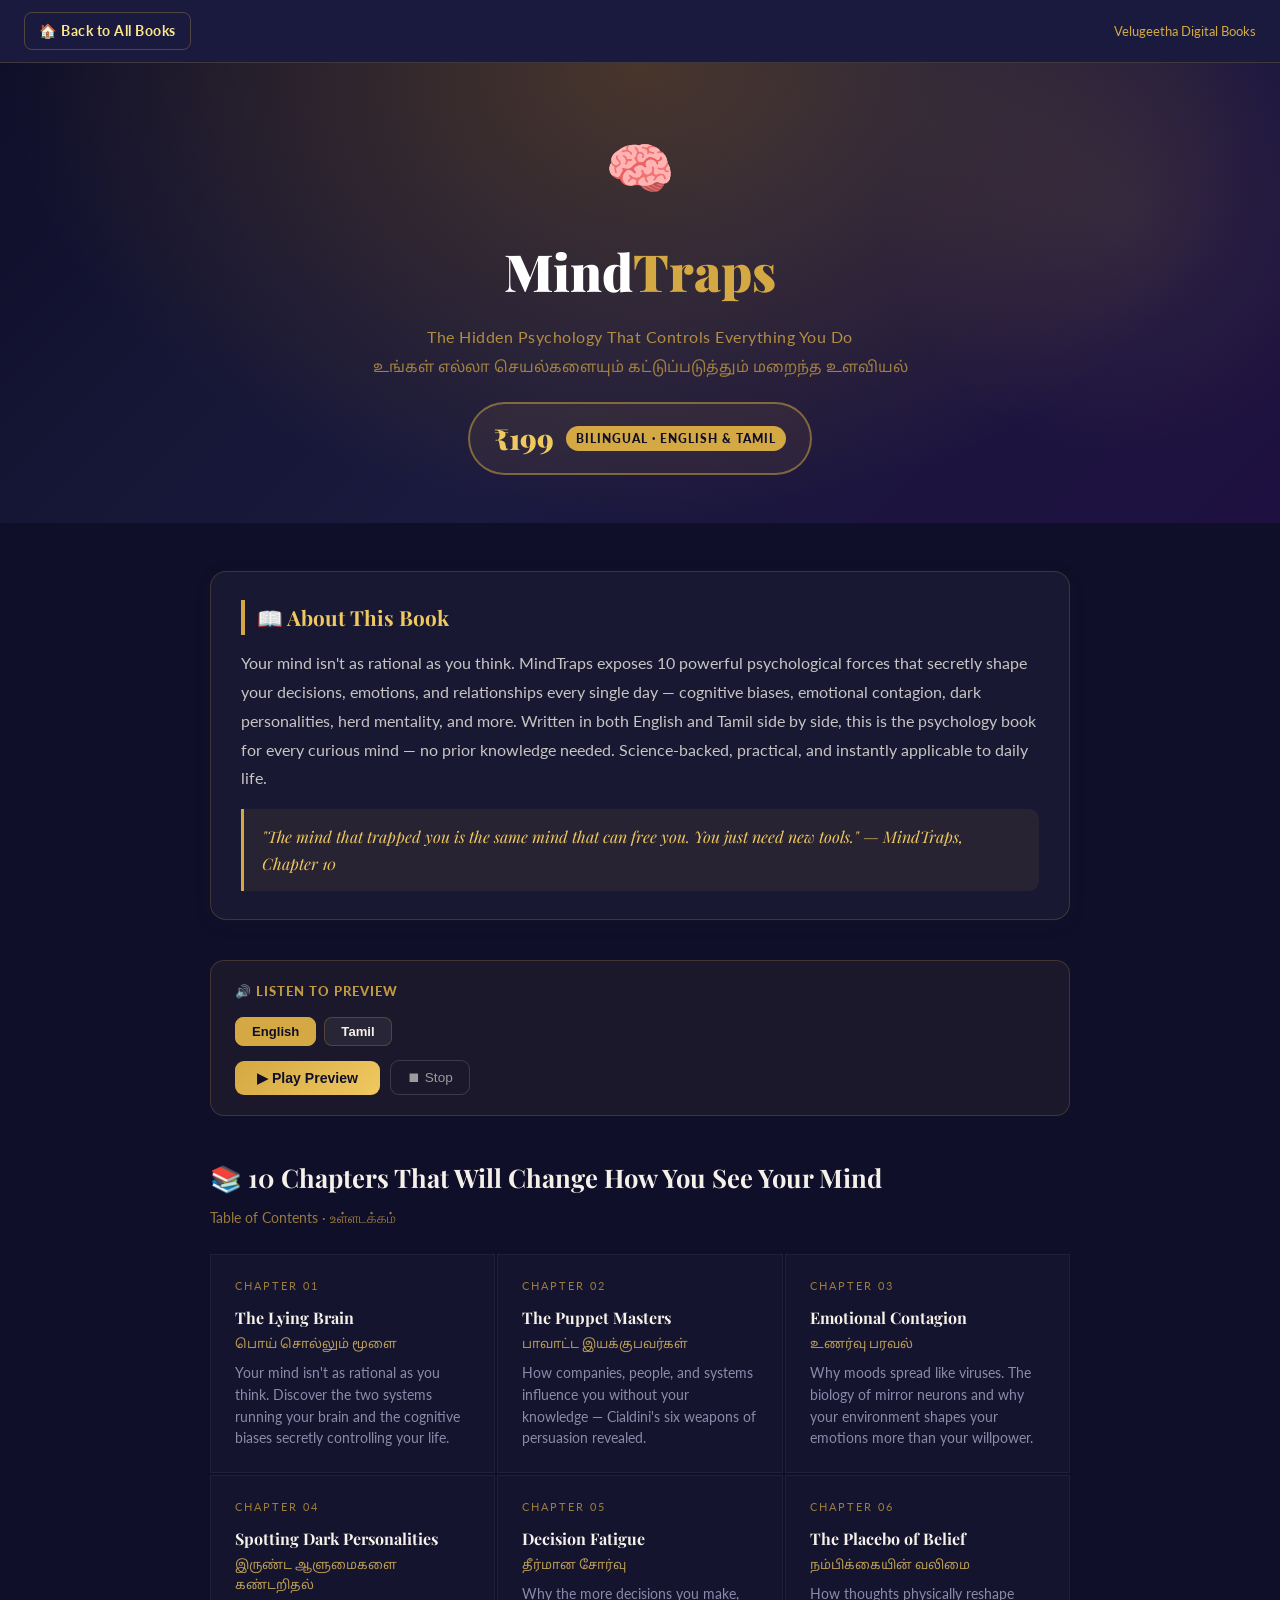
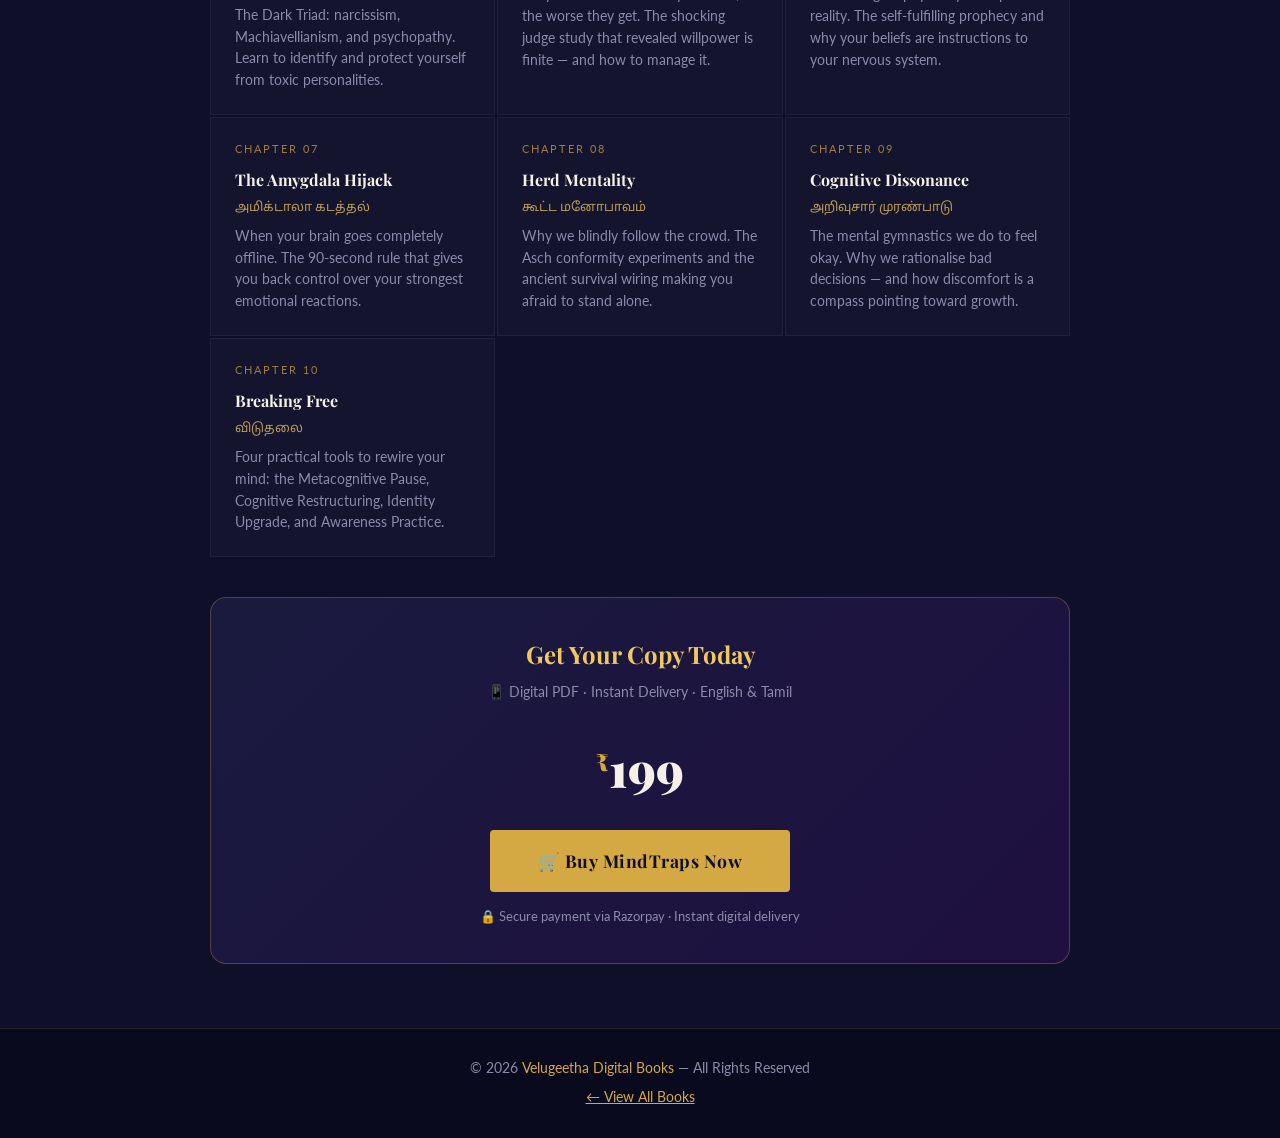
<file: index.html.html>
<!DOCTYPE html>
<html lang="en">
<head>
<meta charset="UTF-8">
<meta name="viewport" content="width=device-width, initial-scale=1.0">
<title>MindTraps — Velugeetha Books</title>
<link href="https://fonts.googleapis.com/css2?family=Playfair+Display:wght@700;900&family=Lato:wght@300;400;700&family=Noto+Sans+Tamil:wght@400;600&display=swap" rel="stylesheet">
<link rel="stylesheet" href="../style.css">
<style>
  /* MindTraps dark theme overrides */
  body { background: #0f0f2a; color: #f5f0e8; }
  .top-nav { background: #1a1a3e; border-bottom: 1px solid rgba(212,168,67,0.2); }
  .top-nav a { border-color: rgba(212,168,67,0.3); }
  .top-nav span { color: #d4a843 !important; }

  .book-hero {
    background: linear-gradient(135deg, #0f0f2a 0%, #1a1a3e 50%, #1e1040 100%);
    position: relative;
    overflow: hidden;
  }
  .book-hero::after {
    content: '';
    position: absolute;
    top: -100px; right: -100px;
    width: 500px; height: 500px;
    background: radial-gradient(circle, rgba(212,168,67,0.1) 0%, transparent 70%);
    pointer-events: none;
  }
  .book-hero h1 { color: #f5f0e8; }
  .book-hero .subtitle { color: rgba(212,168,67,0.8); }
  .price-badge { border-color: rgba(212,168,67,0.5); background: rgba(212,168,67,0.08); }
  .price-badge .offer { color: #f0c860; }
  .price-badge .mrp { color: rgba(245,240,232,0.5); }

  .description-card { background: rgba(255,255,255,0.04); border-color: rgba(212,168,67,0.2); }
  .description-card h2 { color: #f0c860; border-color: #d4a843; }
  .description-card p { color: rgba(245,240,232,0.8); }

  .tts-card { background: rgba(212,168,67,0.06); border-color: rgba(212,168,67,0.2); }
  .tts-card h3 { color: rgba(212,168,67,0.9); }
  .lang-btn { background: rgba(255,255,255,0.06); border-color: rgba(212,168,67,0.25); color: #f5f0e8; }
  .lang-btn:hover, .lang-btn.active { background: #d4a843; border-color: #d4a843; color: #0f0f2a; }
  .stop-btn { background: transparent; border-color: rgba(255,255,255,0.15); color: rgba(245,240,232,0.6); }

  /* Chapters grid */
  .chapters-section { margin-bottom: 40px; }
  .chapters-section h2 { font-family: 'Playfair Display', serif; font-size: 1.6rem; color: #f5f0e8; margin-bottom: 6px; }
  .chapters-section .sub { color: rgba(212,168,67,0.7); font-size: 0.9rem; margin-bottom: 24px; }
  .chapters-grid { display: grid; grid-template-columns: repeat(auto-fill, minmax(260px, 1fr)); gap: 2px; margin-bottom: 40px; }
  .chapter-card {
    background: rgba(255,255,255,0.02);
    border: 1px solid rgba(255,255,255,0.05);
    padding: 22px 24px;
    transition: all 0.25s ease;
    position: relative;
    overflow: hidden;
  }
  .chapter-card::before { content:''; position:absolute; top:0; left:0; width:3px; height:0; background:#d4a843; transition:height 0.3s ease; }
  .chapter-card:hover { background: rgba(212,168,67,0.05); border-color: rgba(212,168,67,0.2); }
  .chapter-card:hover::before { height: 100%; }
  .chapter-num { font-size: 0.68rem; letter-spacing: 2px; color: #d4a843; opacity: 0.7; margin-bottom: 8px; text-transform: uppercase; }
  .chapter-en { font-family: 'Playfair Display', serif; font-size: 1rem; font-weight: 700; color: #f5f0e8; margin-bottom: 4px; }
  .chapter-ta { font-family: 'Noto Sans Tamil', sans-serif; font-size: 0.8rem; color: #f0c860; opacity: 0.75; margin-bottom: 8px; line-height: 1.6; }
  .chapter-desc { font-size: 0.85rem; color: #8b8aaa; line-height: 1.6; }

  /* Buy box */
  .buy-box {
    background: linear-gradient(135deg, #1a1a3e, #1e1040);
    border: 1px solid rgba(212,168,67,0.3);
    border-radius: 16px;
    padding: 36px;
    text-align: center;
    color: #f5f0e8;
  }
  .buy-box h3 { font-family: 'Playfair Display', serif; font-size: 1.5rem; color: #f0c860; margin-bottom: 6px; }
  .buy-box .format { font-size: 0.85rem; color: #8b8aaa; margin-bottom: 24px; }
  .buy-box .price-big { font-family: 'Playfair Display', serif; font-size: 3rem; font-weight: 900; color: #f5f0e8; margin-bottom: 20px; }
  .buy-box .price-big sup { font-size: 1.5rem; color: #d4a843; vertical-align: super; }
  .btn-mindtraps {
    display: inline-block;
    background: #d4a843;
    color: #0f0f2a;
    font-family: 'Playfair Display', serif;
    font-size: 1.1rem;
    font-weight: 700;
    padding: 16px 48px;
    border-radius: 4px;
    text-decoration: none;
    letter-spacing: 0.5px;
    transition: all 0.25s ease;
  }
  .btn-mindtraps:hover { background: #f0c860; transform: translateY(-2px); box-shadow: 0 12px 40px rgba(212,168,67,0.35); }
  .secure-note { margin-top: 14px; font-size: 0.8rem; color: #8b8aaa; }

  footer { background: #0a0a1e; }
  footer span, footer a { color: #d4a843 !important; }
  footer { color: #8b8aaa; }
</style>
</head>
<body>

<nav class="top-nav">
  <a href="../index.html" class="home-link">🏠 Back to All Books</a>
  <span style="color:#d4a843;font-size:0.82rem;">Velugeetha Digital Books</span>
</nav>

<header class="book-hero">
  <span class="icon">🧠</span>
  <h1 style="color:#f5f0e8;"><span style="color:#fff;">Mind</span><span style="color:#d4a843;">Traps</span></h1>
  <p class="subtitle">The Hidden Psychology That Controls Everything You Do</p>
  <p style="font-family:'Noto Sans Tamil',sans-serif;font-size:0.95rem;color:rgba(212,168,67,0.7);margin-top:6px;position:relative;">உங்கள் எல்லா செயல்களையும் கட்டுப்படுத்தும் மறைந்த உளவியல்</p>
  <div class="price-badge">
    <span class="offer" style="color:#f0c860;">₹199</span>
    <span class="label" style="background:#d4a843;color:#0f0f2a;">Bilingual · English & Tamil</span>
  </div>
</header>

<main>

  <div class="description-card">
    <h2>📖 About This Book</h2>
    <p>Your mind isn't as rational as you think. MindTraps exposes 10 powerful psychological forces that secretly shape your decisions, emotions, and relationships every single day — cognitive biases, emotional contagion, dark personalities, herd mentality, and more. Written in both English and Tamil side by side, this is the psychology book for every curious mind — no prior knowledge needed. Science-backed, practical, and instantly applicable to daily life.</p>
    <div style="background:rgba(212,168,67,0.08);border-left:3px solid #d4a843;padding:14px 18px;border-radius:0 10px 10px 0;margin-top:16px;font-style:italic;color:#f0c860;font-family:'Playfair Display',serif;font-size:1rem;">
      "The mind that trapped you is the same mind that can free you. You just need new tools." — MindTraps, Chapter 10
    </div>
  </div>

  <div class="tts-card">
    <h3>🔊 Listen to Preview</h3>
    <div class="lang-btns">
      <button class="lang-btn active" onclick="selectLang('en-IN')">English</button>
      <button class="lang-btn" onclick="selectLang('ta-IN')">Tamil</button>
    </div>
    <div class="tts-controls">
      <button class="play-btn" style="background:linear-gradient(135deg,#d4a843,#f0c860);color:#0f0f2a;" onclick="playPreview()">▶ Play Preview</button>
      <button class="stop-btn" onclick="stopSpeech()">⏹ Stop</button>
      <span class="tts-status" id="tts-status"></span>
    </div>
  </div>

  <!-- CHAPTERS -->
  <section class="chapters-section">
    <h2>📚 10 Chapters That Will Change How You See Your Mind</h2>
    <p class="sub">Table of Contents · உள்ளடக்கம்</p>
    <div class="chapters-grid">

      <div class="chapter-card">
        <div class="chapter-num">Chapter 01</div>
        <div class="chapter-en">The Lying Brain</div>
        <div class="chapter-ta">பொய் சொல்லும் மூளை</div>
        <div class="chapter-desc">Your mind isn't as rational as you think. Discover the two systems running your brain and the cognitive biases secretly controlling your life.</div>
      </div>

      <div class="chapter-card">
        <div class="chapter-num">Chapter 02</div>
        <div class="chapter-en">The Puppet Masters</div>
        <div class="chapter-ta">பாவாட்ட இயக்குபவர்கள்</div>
        <div class="chapter-desc">How companies, people, and systems influence you without your knowledge — Cialdini's six weapons of persuasion revealed.</div>
      </div>

      <div class="chapter-card">
        <div class="chapter-num">Chapter 03</div>
        <div class="chapter-en">Emotional Contagion</div>
        <div class="chapter-ta">உணர்வு பரவல்</div>
        <div class="chapter-desc">Why moods spread like viruses. The biology of mirror neurons and why your environment shapes your emotions more than your willpower.</div>
      </div>

      <div class="chapter-card">
        <div class="chapter-num">Chapter 04</div>
        <div class="chapter-en">Spotting Dark Personalities</div>
        <div class="chapter-ta">இருண்ட ஆளுமைகளை கண்டறிதல்</div>
        <div class="chapter-desc">The Dark Triad: narcissism, Machiavellianism, and psychopathy. Learn to identify and protect yourself from toxic personalities.</div>
      </div>

      <div class="chapter-card">
        <div class="chapter-num">Chapter 05</div>
        <div class="chapter-en">Decision Fatigue</div>
        <div class="chapter-ta">தீர்மான சோர்வு</div>
        <div class="chapter-desc">Why the more decisions you make, the worse they get. The shocking judge study that revealed willpower is finite — and how to manage it.</div>
      </div>

      <div class="chapter-card">
        <div class="chapter-num">Chapter 06</div>
        <div class="chapter-en">The Placebo of Belief</div>
        <div class="chapter-ta">நம்பிக்கையின் வலிமை</div>
        <div class="chapter-desc">How thoughts physically reshape reality. The self-fulfilling prophecy and why your beliefs are instructions to your nervous system.</div>
      </div>

      <div class="chapter-card">
        <div class="chapter-num">Chapter 07</div>
        <div class="chapter-en">The Amygdala Hijack</div>
        <div class="chapter-ta">அமிக்டாலா கடத்தல்</div>
        <div class="chapter-desc">When your brain goes completely offline. The 90-second rule that gives you back control over your strongest emotional reactions.</div>
      </div>

      <div class="chapter-card">
        <div class="chapter-num">Chapter 08</div>
        <div class="chapter-en">Herd Mentality</div>
        <div class="chapter-ta">கூட்ட மனோபாவம்</div>
        <div class="chapter-desc">Why we blindly follow the crowd. The Asch conformity experiments and the ancient survival wiring making you afraid to stand alone.</div>
      </div>

      <div class="chapter-card">
        <div class="chapter-num">Chapter 09</div>
        <div class="chapter-en">Cognitive Dissonance</div>
        <div class="chapter-ta">அறிவுசார் முரண்பாடு</div>
        <div class="chapter-desc">The mental gymnastics we do to feel okay. Why we rationalise bad decisions — and how discomfort is a compass pointing toward growth.</div>
      </div>

      <div class="chapter-card">
        <div class="chapter-num">Chapter 10</div>
        <div class="chapter-en">Breaking Free</div>
        <div class="chapter-ta">விடுதலை</div>
        <div class="chapter-desc">Four practical tools to rewire your mind: the Metacognitive Pause, Cognitive Restructuring, Identity Upgrade, and Awareness Practice.</div>
      </div>

    </div>
  </section>

  <!-- BUY -->
  <div class="buy-box">
    <h3>Get Your Copy Today</h3>
    <p class="format">📱 Digital PDF · Instant Delivery · English & Tamil</p>
    <div class="price-big"><sup>₹</sup>199</div>
    <a href="https://rzp.io/rzp/TvtphVe1" target="_blank" class="btn-mindtraps">🛒 Buy MindTraps Now</a>
    <p class="secure-note">🔒 Secure payment via Razorpay · Instant digital delivery</p>
  </div>

</main>

<footer style="background:#0a0a1e;border-top:1px solid rgba(212,168,67,0.15);">
  <p>© 2026 <span>Velugeetha Digital Books</span> — All Rights Reserved</p>
  <p style="margin-top:6px;"><a href="../index.html" style="color:#d4a843;">← View All Books</a></p>
</footer>

<script>
const previews = {
  'en-IN': "MindTraps exposes ten powerful psychological forces that secretly shape your decisions and emotions every single day. From cognitive biases and emotional contagion to dark personalities and herd mentality — this science-backed bilingual book gives you the tools to break free. Your mind isn't as rational as you think. Start with Chapter One: The Lying Brain.",
  'ta-IN': "MindTraps உங்கள் முடிவுகளையும் உணர்வுகளையும் ரகசியமாக வடிவமைக்கும் பத்து சக்திவாய்ந்த உளவியல் சக்திகளை வெளிப்படுத்துகிறது. அறிவார்ந்த சார்பு முதல் கூட்ட மனோபாவம் வரை — இந்த அறிவியல் சார்ந்த இரு மொழி புத்தகம் உங்களுக்கு விடுதலை கருவிகளை வழங்குகிறது. உங்கள் மூளை நினைப்பது போல் பகுத்தறிவுள்ளதாக இல்லை."
};
let currentLang = 'en-IN';
function selectLang(code){
  currentLang = code;
  document.querySelectorAll('.lang-btn').forEach(b=>b.classList.remove('active'));
  event.target.classList.add('active');
}
function playPreview(){
  stopSpeech();
  const utter = new SpeechSynthesisUtterance(previews[currentLang]);
  utter.lang = currentLang; utter.rate = 0.92;
  const status = document.getElementById('tts-status');
  status.innerHTML = '<span class="reading-dot"></span> Reading...';
  utter.onend = ()=>status.innerHTML='✅ Done';
  utter.onerror = ()=>status.innerHTML='⚠️ Not supported';
  window.speechSynthesis.speak(utter);
}
function stopSpeech(){
  if('speechSynthesis' in window) window.speechSynthesis.cancel();
  document.getElementById('tts-status').innerHTML='';
}
</script>
</body>
</html>
</file>
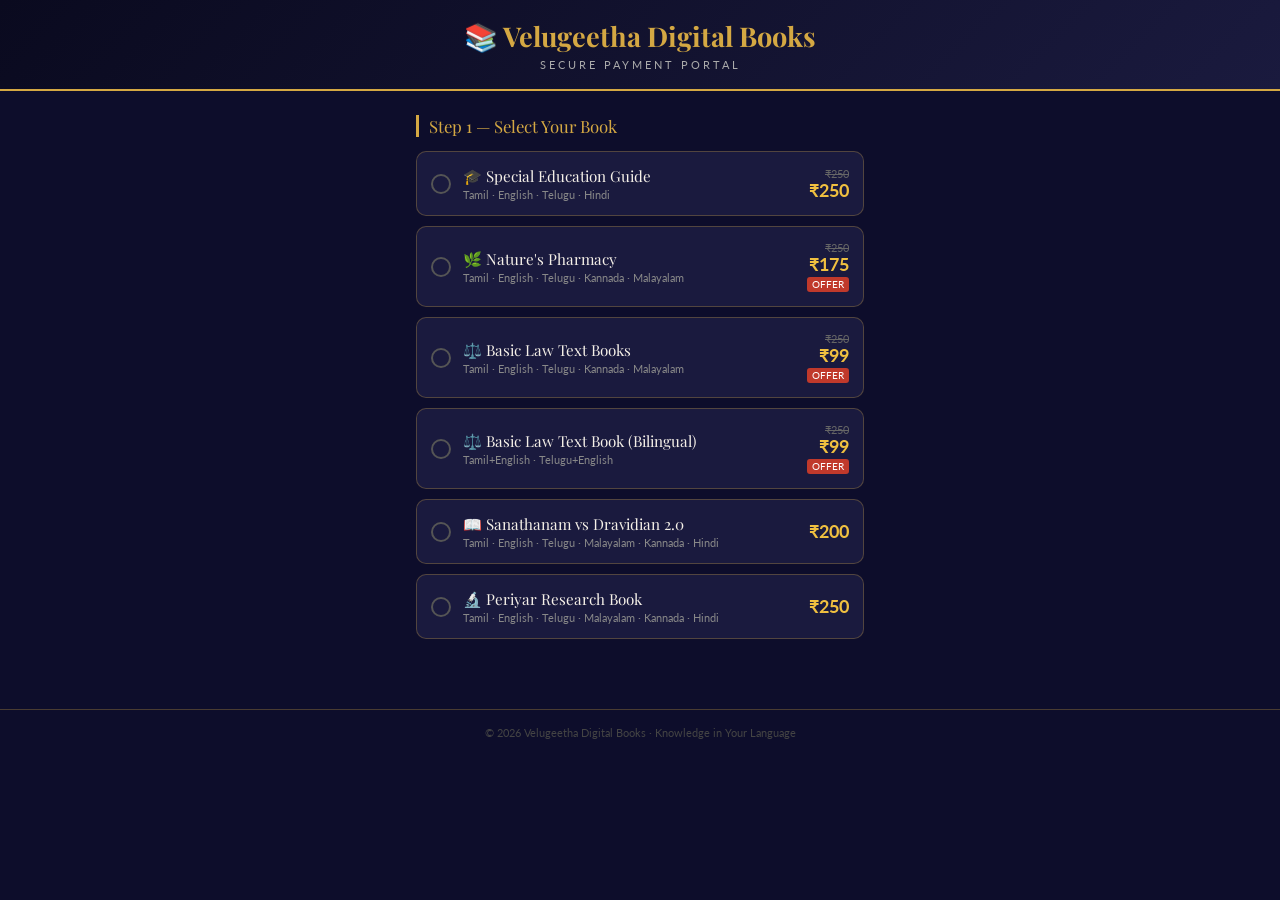
<file: payment.html>
<!DOCTYPE html>
<html lang="en">
<head>
  <meta charset="UTF-8"/>
  <meta name="viewport" content="width=device-width, initial-scale=1.0"/>
  <title>Payment — Velugeetha Digital Books</title>
  <link href="https://fonts.googleapis.com/css2?family=Playfair+Display:wght@700;900&family=Lato:wght@400;700&display=swap" rel="stylesheet"/>
  <style>
    :root {
      --bg: #0d0d2b;
      --gold: #d4a843;
      --gold-light: #f0c040;
      --cream: #f5f0e8;
      --card-bg: #1a1a3e;
      --border: rgba(212,168,67,0.3);
      --green: #27ae60;
    }
    * { box-sizing: border-box; margin: 0; padding: 0; }
    body { background: var(--bg); color: var(--cream); font-family: 'Lato', sans-serif; min-height: 100vh; }

    header {
      background: linear-gradient(135deg, #0a0a1f 0%, #1a1a3e 100%);
      border-bottom: 2px solid var(--gold);
      padding: 18px 20px;
      text-align: center;
    }
    header h1 { font-family: 'Playfair Display', serif; color: var(--gold); font-size: 1.7rem; }
    header p { font-size: 0.7rem; color: #aaa; letter-spacing: 3px; text-transform: uppercase; margin-top: 4px; }

    main { max-width: 480px; margin: 0 auto; padding: 24px 16px 60px; }

    .section-title {
      font-family: 'Playfair Display', serif;
      color: var(--gold);
      font-size: 1.05rem;
      margin-bottom: 14px;
      border-left: 3px solid var(--gold);
      padding-left: 10px;
    }

    /* BOOK CARDS */
    .book-card {
      background: var(--card-bg);
      border: 1px solid var(--border);
      border-radius: 10px;
      padding: 14px;
      margin-bottom: 10px;
      cursor: pointer;
      transition: all 0.2s;
      display: flex;
      align-items: center;
      gap: 12px;
    }
    .book-card:hover { border-color: var(--gold); transform: translateX(3px); }
    .book-card.selected {
      border-color: var(--gold);
      background: linear-gradient(135deg, #1a1a3e, #252560);
      box-shadow: 0 0 16px rgba(212,168,67,0.2);
    }
    .radio-circle {
      width: 20px; height: 20px; border-radius: 50%;
      border: 2px solid #555; flex-shrink: 0;
      display: flex; align-items: center; justify-content: center;
      transition: all 0.2s;
    }
    .book-card.selected .radio-circle { border-color: var(--gold); background: var(--gold); }
    .radio-dot {
      width: 8px; height: 8px; border-radius: 50%;
      background: #000; display: none;
    }
    .book-card.selected .radio-dot { display: block; }
    .book-info { flex: 1; }
    .book-name { font-family: 'Playfair Display', serif; font-size: 0.95rem; color: var(--cream); margin-bottom: 2px; }
    .book-langs { font-size: 0.7rem; color: #888; }
    .book-price { text-align: right; }
    .price-old { font-size: 0.7rem; color: #666; text-decoration: line-through; }
    .price-new { font-size: 1.1rem; font-weight: 700; color: var(--gold-light); }
    .price-badge { font-size: 0.6rem; background: #c0392b; color: #fff; padding: 2px 5px; border-radius: 3px; display: block; text-align: center; margin-top: 2px; }

    /* LANGUAGE */
    #lang-section { display: none; margin-bottom: 20px; }
    .lang-grid { display: flex; flex-wrap: wrap; gap: 8px; }
    .lang-btn {
      padding: 7px 16px; border-radius: 20px;
      border: 1px solid var(--border); background: transparent;
      color: var(--cream); font-size: 0.82rem; cursor: pointer; transition: all 0.2s;
    }
    .lang-btn:hover { border-color: var(--gold); color: var(--gold); }
    .lang-btn.selected { background: var(--gold); color: #000; border-color: var(--gold); font-weight: 700; }

    /* ORDER SUMMARY */
    #summary-section { display: none; margin-bottom: 20px; }
    .summary-box {
      background: var(--card-bg); border: 1px solid var(--gold);
      border-radius: 10px; padding: 16px;
    }
    .summary-row { display: flex; justify-content: space-between; font-size: 0.85rem; margin-bottom: 8px; color: #ccc; }
    .summary-row.total {
      border-top: 1px solid var(--border); padding-top: 8px; margin-top: 4px;
      color: var(--gold-light); font-weight: 700; font-size: 1rem;
    }

    /* PAYMENT */
    #payment-section { display: none; margin-bottom: 20px; }
    .qr-box {
      background: #fff; border-radius: 12px; padding: 16px;
      text-align: center; margin-bottom: 16px;
    }
    .qr-box img { width: 200px; height: 200px; border-radius: 8px; }
    .qr-name { font-size: 0.9rem; color: #333; font-weight: 700; margin-top: 8px; }
    .qr-upi { font-size: 0.78rem; color: #666; margin-top: 2px; }

    .upi-box {
      background: linear-gradient(135deg, #111130, #1a1a3e);
      border: 2px solid var(--gold); border-radius: 12px;
      padding: 16px; text-align: center; margin-bottom: 14px;
    }
    .upi-label { font-size: 0.7rem; color: #888; text-transform: uppercase; letter-spacing: 2px; margin-bottom: 6px; }
    .upi-id { font-family: 'Playfair Display', serif; font-size: 1.3rem; color: var(--gold-light); margin-bottom: 10px; }
    .copy-btn {
      background: var(--gold); color: #000; border: none;
      padding: 8px 20px; border-radius: 20px; font-weight: 700;
      font-size: 0.8rem; cursor: pointer; transition: all 0.2s;
    }
    .copy-btn:hover { background: var(--gold-light); }
    .copy-btn.copied { background: var(--green); color: #fff; }

    .amount-box {
      background: rgba(212,168,67,0.1); border: 1px dashed var(--gold);
      border-radius: 8px; padding: 12px; text-align: center;
      margin-bottom: 16px; font-size: 0.88rem; color: var(--cream);
    }
    .amount-box strong { color: var(--gold-light); font-size: 1.4rem; display: block; }

    /* WHATSAPP */
    #confirm-section { display: none; margin-bottom: 20px; }
    .wa-box {
      background: linear-gradient(135deg, #0d2b1a, #1a3e2a);
      border: 2px solid #27ae60; border-radius: 12px;
      padding: 20px; text-align: center;
    }
    .wa-box h3 { font-family: 'Playfair Display', serif; color: #2ecc71; margin-bottom: 8px; font-size: 1.05rem; }
    .wa-box p { font-size: 0.8rem; color: #aaa; margin-bottom: 14px; line-height: 1.6; }
    .wa-btn {
      display: block; background: #25D366; color: #fff;
      text-decoration: none; padding: 14px 20px; border-radius: 10px;
      font-weight: 700; font-size: 1rem; transition: all 0.2s;
    }
    .wa-btn:hover { background: #128C7E; transform: scale(1.02); }

    .proceed-btn {
      width: 100%; padding: 16px;
      background: linear-gradient(135deg, var(--gold), var(--gold-light));
      color: #000; border: none; border-radius: 10px;
      font-family: 'Playfair Display', serif; font-size: 1.1rem;
      font-weight: 700; cursor: pointer; transition: all 0.2s;
      margin-top: 10px; display: none;
    }
    .proceed-btn:hover { transform: translateY(-2px); box-shadow: 0 6px 20px rgba(212,168,67,0.4); }

    .note {
      background: rgba(212,168,67,0.07); border-left: 3px solid var(--gold);
      border-radius: 0 8px 8px 0; padding: 12px;
      font-size: 0.76rem; color: #999; line-height: 1.7; margin-bottom: 20px;
    }
    .divider { height: 1px; background: var(--border); margin: 20px 0; }

    footer { text-align: center; padding: 16px; font-size: 0.7rem; color: #444; border-top: 1px solid var(--border); }
  </style>
</head>
<body>

<header>
  <h1>📚 Velugeetha Digital Books</h1>
  <p>Secure Payment Portal</p>
</header>

<main>

  <!-- STEP 1: SELECT BOOK -->
  <div id="step1">
    <div class="section-title">Step 1 — Select Your Book</div>

    <div class="book-card" onclick="selectBook(this, 'Special Education Guide', 250, ['Tamil','English','Telugu','Hindi'])">
      <div class="radio-circle"><div class="radio-dot"></div></div>
      <div class="book-info">
        <div class="book-name">🎓 Special Education Guide</div>
        <div class="book-langs">Tamil · English · Telugu · Hindi</div>
      </div>
      <div class="book-price">
        <div class="price-old">₹250</div>
        <div class="price-new">₹250</div>
      </div>
    </div>

    <div class="book-card" onclick="selectBook(this, &quot;Nature&apos;s Pharmacy&quot;, 175, ['Tamil','English','Telugu','Kannada','Malayalam'])">
      <div class="radio-circle"><div class="radio-dot"></div></div>
      <div class="book-info">
        <div class="book-name">🌿 Nature's Pharmacy</div>
        <div class="book-langs">Tamil · English · Telugu · Kannada · Malayalam</div>
      </div>
      <div class="book-price">
        <div class="price-old">₹250</div>
        <div class="price-new">₹175</div>
        <span class="price-badge">OFFER</span>
      </div>
    </div>

    <div class="book-card" onclick="selectBook(this, 'Basic Law Text Books', 99, ['Tamil','English','Telugu','Kannada','Malayalam'])">
      <div class="radio-circle"><div class="radio-dot"></div></div>
      <div class="book-info">
        <div class="book-name">⚖️ Basic Law Text Books</div>
        <div class="book-langs">Tamil · English · Telugu · Kannada · Malayalam</div>
      </div>
      <div class="book-price">
        <div class="price-old">₹250</div>
        <div class="price-new">₹99</div>
        <span class="price-badge">OFFER</span>
      </div>
    </div>

    <div class="book-card" onclick="selectBook(this, 'Basic Law Text Book (Bilingual)', 99, ['Tamil+English','Telugu+English'])">
      <div class="radio-circle"><div class="radio-dot"></div></div>
      <div class="book-info">
        <div class="book-name">⚖️ Basic Law Text Book (Bilingual)</div>
        <div class="book-langs">Tamil+English · Telugu+English</div>
      </div>
      <div class="book-price">
        <div class="price-old">₹250</div>
        <div class="price-new">₹99</div>
        <span class="price-badge">OFFER</span>
      </div>
    </div>

    <div class="book-card" onclick="selectBook(this, 'Sanathanam vs Dravidian 2.0', 200, ['Tamil','English','Telugu','Malayalam','Kannada','Hindi'])">
      <div class="radio-circle"><div class="radio-dot"></div></div>
      <div class="book-info">
        <div class="book-name">📖 Sanathanam vs Dravidian 2.0</div>
        <div class="book-langs">Tamil · English · Telugu · Malayalam · Kannada · Hindi</div>
      </div>
      <div class="book-price">
        <div class="price-new">₹200</div>
      </div>
    </div>

    <div class="book-card" onclick="selectBook(this, 'Periyar Research Book', 250, ['Tamil','English','Telugu','Malayalam','Kannada','Hindi'])">
      <div class="radio-circle"><div class="radio-dot"></div></div>
      <div class="book-info">
        <div class="book-name">🔬 Periyar Research Book</div>
        <div class="book-langs">Tamil · English · Telugu · Malayalam · Kannada · Hindi</div>
      </div>
      <div class="book-price">
        <div class="price-new">₹250</div>
      </div>
    </div>
  </div>

  <!-- STEP 2: SELECT LANGUAGE -->
  <div id="lang-section">
    <div class="divider"></div>
    <div class="section-title">Step 2 — Select Language</div>
    <div class="lang-grid" id="lang-grid"></div>
    <button class="proceed-btn" id="proceed-btn" onclick="showPayment()">Proceed to Payment →</button>
  </div>

  <!-- ORDER SUMMARY -->
  <div id="summary-section">
    <div class="divider"></div>
    <div class="section-title">Order Summary</div>
    <div class="summary-box">
      <div class="summary-row"><span id="sum-book">Book</span><span></span></div>
      <div class="summary-row"><span id="sum-lang">Language</span><span></span></div>
      <div class="summary-row total"><span>Total Amount</span><span id="sum-total">₹0</span></div>
    </div>
  </div>

  <!-- PAYMENT SECTION -->
  <div id="payment-section">
    <div class="divider"></div>
    <div class="section-title">Step 3 — Pay via GPay / UPI</div>

    <div class="amount-box">
      Pay exactly<br/>
      <strong id="pay-amount">₹0</strong>
    </div>

    <div class="qr-box">
      <img src="[data-uri]" alt="GPay QR Code"/>
      <div class="qr-name">Rathinavelu Sachidanandam</div>
      <div class="qr-upi">UPI ID: srvelu61-2@okicici</div>
    </div>

    <div class="upi-box">
      <div class="upi-label">Or Pay using UPI ID</div>
      <div class="upi-id">srvelu61-2@okicici</div>
      <button class="copy-btn" id="copy-btn" onclick="copyUPI()">📋 Copy UPI ID</button>
    </div>

    <div class="note">
      📱 Open <strong>GPay, PhonePe, Paytm</strong> or any UPI app<br/>
      → Scan QR code or enter UPI ID<br/>
      → Enter the exact amount shown above<br/>
      → Complete payment and take a screenshot
    </div>
  </div>

  <!-- CONFIRM SECTION -->
  <div id="confirm-section">
    <div class="divider"></div>
    <div class="section-title">Step 4 — Send Payment Screenshot</div>
    <div class="wa-box">
      <h3>✅ Almost Done!</h3>
      <p>After payment, send your screenshot on WhatsApp. We will deliver your digital book within minutes!</p>
      <a class="wa-btn" id="wa-link" href="#" target="_blank">
        📲 Send Screenshot on WhatsApp
      </a>
    </div>
  </div>

</main>

<footer>© 2026 Velugeetha Digital Books · Knowledge in Your Language</footer>

<script>
  let selectedBook = null;
  let selectedLang = null;
  let selectedPrice = 0;

  function selectBook(card, name, price, langs) {
    document.querySelectorAll('.book-card').forEach(c => c.classList.remove('selected'));
    card.classList.add('selected');
    selectedBook = name;
    selectedPrice = price;
    selectedLang = null;

    // Show language step
    const langSection = document.getElementById('lang-section');
    langSection.style.display = 'block';
    langSection.scrollIntoView({behavior: 'smooth', block: 'start'});

    // Build language buttons
    const grid = document.getElementById('lang-grid');
    grid.innerHTML = '';
    langs.forEach(lang => {
      const btn = document.createElement('button');
      btn.className = 'lang-btn';
      btn.textContent = lang;
      btn.onclick = () => selectLang(btn, lang);
      grid.appendChild(btn);
    });

    // Hide later sections
    document.getElementById('summary-section').style.display = 'none';
    document.getElementById('payment-section').style.display = 'none';
    document.getElementById('confirm-section').style.display = 'none';
    document.getElementById('proceed-btn').style.display = 'none';
  }

  function selectLang(btn, lang) {
    document.querySelectorAll('.lang-btn').forEach(b => b.classList.remove('selected'));
    btn.classList.add('selected');
    selectedLang = lang;
    document.getElementById('proceed-btn').style.display = 'block';
  }

  function showPayment() {
    if (!selectedLang) return;

    // Summary
    const summarySection = document.getElementById('summary-section');
    summarySection.style.display = 'block';
    document.getElementById('sum-book').textContent = '📚 ' + selectedBook;
    document.getElementById('sum-lang').textContent = '🌐 ' + selectedLang;
    document.getElementById('sum-total').textContent = '₹' + selectedPrice;

    // Payment
    const paySection = document.getElementById('payment-section');
    paySection.style.display = 'block';
    document.getElementById('pay-amount').textContent = '₹' + selectedPrice;

    // WhatsApp
    const confirmSection = document.getElementById('confirm-section');
    confirmSection.style.display = 'block';
    const msg = encodeURIComponent(
      'Hello! I have paid ₹' + selectedPrice + ' for ' + selectedBook + ' (' + selectedLang + ' edition). Please find my payment screenshot attached.'
    );
    document.getElementById('wa-link').href = 'https://wa.me/919444318208?text=' + msg;

    paySection.scrollIntoView({behavior: 'smooth', block: 'start'});
  }

  function copyUPI() {
    navigator.clipboard.writeText('srvelu61-2@okicici').then(() => {
      const btn = document.getElementById('copy-btn');
      btn.textContent = '✅ Copied!';
      btn.classList.add('copied');
      setTimeout(() => {
        btn.textContent = '📋 Copy UPI ID';
        btn.classList.remove('copied');
      }, 2000);
    });
  }
</script>
</body>
</html>
</file>
<file: style.css>
:root {
  --gold: #c8860a;
  --deep-gold: #a06800;
  --saffron: #e8940a;
  --cream: #fdf6e3;
  --dark: #1a1008;
  --brown: #3d1f00;
  --warm-gray: #7a6a55;
  --accent-red: #b5280a;
  --light-gold: #f5dfa0;
  --bg: #fef9f0;
  --card-bg: #fffdf5;
  --border: #e8d5a0;
  --green: #2d5a27;
}
*{margin:0;padding:0;box-sizing:border-box;}
html{scroll-behavior:smooth;}
body{background:var(--bg);color:var(--dark);font-family:'Lato',sans-serif;line-height:1.7;}

/* NAV */
.top-nav{background:var(--brown);padding:12px 24px;display:flex;align-items:center;justify-content:space-between;flex-wrap:wrap;gap:10px;}
.top-nav a{color:#fde68a;text-decoration:none;font-size:0.88rem;font-weight:700;letter-spacing:0.5px;padding:6px 14px;border-radius:8px;border:1px solid rgba(200,134,10,0.4);transition:background 0.2s;}
.top-nav a:hover{background:var(--gold);color:#1a0800;}
.top-nav .home-link{display:flex;align-items:center;gap:6px;}

/* HERO BANNER */
.book-hero{background:linear-gradient(135deg,#1a0a00 0%,#3d1500 40%,#6b2a00 100%);color:#fff;padding:56px 24px 48px;text-align:center;position:relative;overflow:hidden;}
.book-hero::before{content:'';position:absolute;inset:0;background:radial-gradient(ellipse at 50% 0%,rgba(200,134,10,0.28) 0%,transparent 70%);}
.book-hero .icon{font-size:3.5rem;display:block;margin-bottom:14px;position:relative;}
.book-hero h1{font-family:'Playfair Display',serif;font-size:clamp(2rem,5vw,3.2rem);font-weight:900;color:#fde68a;position:relative;}
.book-hero .subtitle{color:#fcd97a;font-size:1rem;margin-top:8px;position:relative;letter-spacing:0.5px;}
.price-badge{display:inline-flex;align-items:center;gap:12px;background:rgba(255,255,255,0.1);border:2px solid var(--gold);padding:10px 24px;border-radius:100px;margin-top:20px;position:relative;}
.price-badge .mrp{text-decoration:line-through;opacity:0.6;color:#fde68a;font-size:1rem;}
.price-badge .offer{font-size:1.8rem;font-weight:900;color:#fde68a;font-family:'Playfair Display',serif;}
.price-badge .label{background:var(--gold);color:#1a0800;font-size:0.72rem;font-weight:900;padding:3px 10px;border-radius:100px;letter-spacing:1px;text-transform:uppercase;}

/* MAIN CONTENT */
main{max-width:900px;margin:0 auto;padding:48px 20px 64px;}

/* DESCRIPTION CARD */
.description-card{background:var(--card-bg);border:1px solid var(--border);border-radius:16px;padding:28px 30px;margin-bottom:40px;box-shadow:0 4px 20px rgba(100,60,0,0.07);}
.description-card h2{font-family:'Playfair Display',serif;font-size:1.3rem;color:var(--brown);margin-bottom:14px;border-left:4px solid var(--gold);padding-left:12px;}
.description-card p{color:#4a3520;line-height:1.85;font-size:0.97rem;}

/* TTS */
.tts-card{background:#fef6e4;border:1px solid var(--border);border-radius:14px;padding:20px 24px;margin-bottom:40px;}
.tts-card h3{font-size:0.8rem;font-weight:900;letter-spacing:1px;color:var(--warm-gray);text-transform:uppercase;margin-bottom:14px;}
.lang-btns{display:flex;flex-wrap:wrap;gap:8px;margin-bottom:14px;}
.lang-btn{background:#fff;border:1.5px solid var(--border);color:var(--brown);padding:6px 16px;border-radius:8px;font-size:0.82rem;cursor:pointer;font-weight:700;transition:all 0.2s;}
.lang-btn:hover,.lang-btn.active{background:var(--gold);border-color:var(--gold);color:#fff;}
.tts-controls{display:flex;align-items:center;gap:10px;flex-wrap:wrap;}
.play-btn{background:linear-gradient(135deg,var(--gold),var(--saffron));color:#fff;border:none;padding:9px 22px;border-radius:9px;cursor:pointer;font-size:0.88rem;font-weight:700;display:flex;align-items:center;gap:6px;transition:opacity 0.2s,transform 0.1s;}
.play-btn:hover{opacity:0.88;transform:scale(1.02);}
.stop-btn{background:#fff;border:1.5px solid var(--border);color:var(--warm-gray);padding:9px 16px;border-radius:9px;cursor:pointer;font-size:0.85rem;transition:all 0.2s;}
.stop-btn:hover{border-color:var(--accent-red);color:var(--accent-red);}
.tts-status{font-size:0.78rem;color:var(--warm-gray);}
.reading-dot{display:inline-block;width:8px;height:8px;background:#22c55e;border-radius:50%;animation:blink 1.2s ease-in-out infinite;margin-right:4px;}
@keyframes blink{0%,100%{opacity:1;transform:scale(1);}50%{opacity:0.4;transform:scale(0.7);}}

/* BUY SECTION */
.buy-section h2{font-family:'Playfair Display',serif;font-size:1.6rem;color:var(--brown);margin-bottom:6px;}
.buy-section .sub{color:var(--warm-gray);font-size:0.92rem;margin-bottom:28px;}
.divider-line{width:70px;height:3px;background:linear-gradient(90deg,var(--gold),var(--saffron));border-radius:2px;margin:10px 0 30px;}

.lang-grid{display:grid;grid-template-columns:repeat(auto-fill,minmax(160px,1fr));gap:18px;margin-bottom:40px;}
.lang-card{background:var(--card-bg);border:1px solid var(--border);border-radius:14px;padding:22px 14px 18px;text-align:center;box-shadow:0 4px 16px rgba(100,60,0,0.07);transition:transform 0.2s,box-shadow 0.2s;border-top:4px solid var(--gold);}
.lang-card:hover{transform:translateY(-4px);box-shadow:0 10px 30px rgba(100,60,0,0.14);}
.lang-card .lang-emoji{font-size:1.8rem;margin-bottom:6px;}
.lang-card .lang-name{font-weight:700;font-size:1rem;color:var(--brown);margin-bottom:14px;}
.lang-card form{display:flex;justify-content:center;}

/* FOOTER */
footer{background:var(--dark);color:rgba(253,246,227,0.55);text-align:center;padding:28px 20px;font-size:0.85rem;}
footer span{color:var(--gold);}

@media(max-width:600px){
  .lang-grid{grid-template-columns:repeat(2,1fr);}
  .book-hero{padding:40px 16px 36px;}
}
</file>
